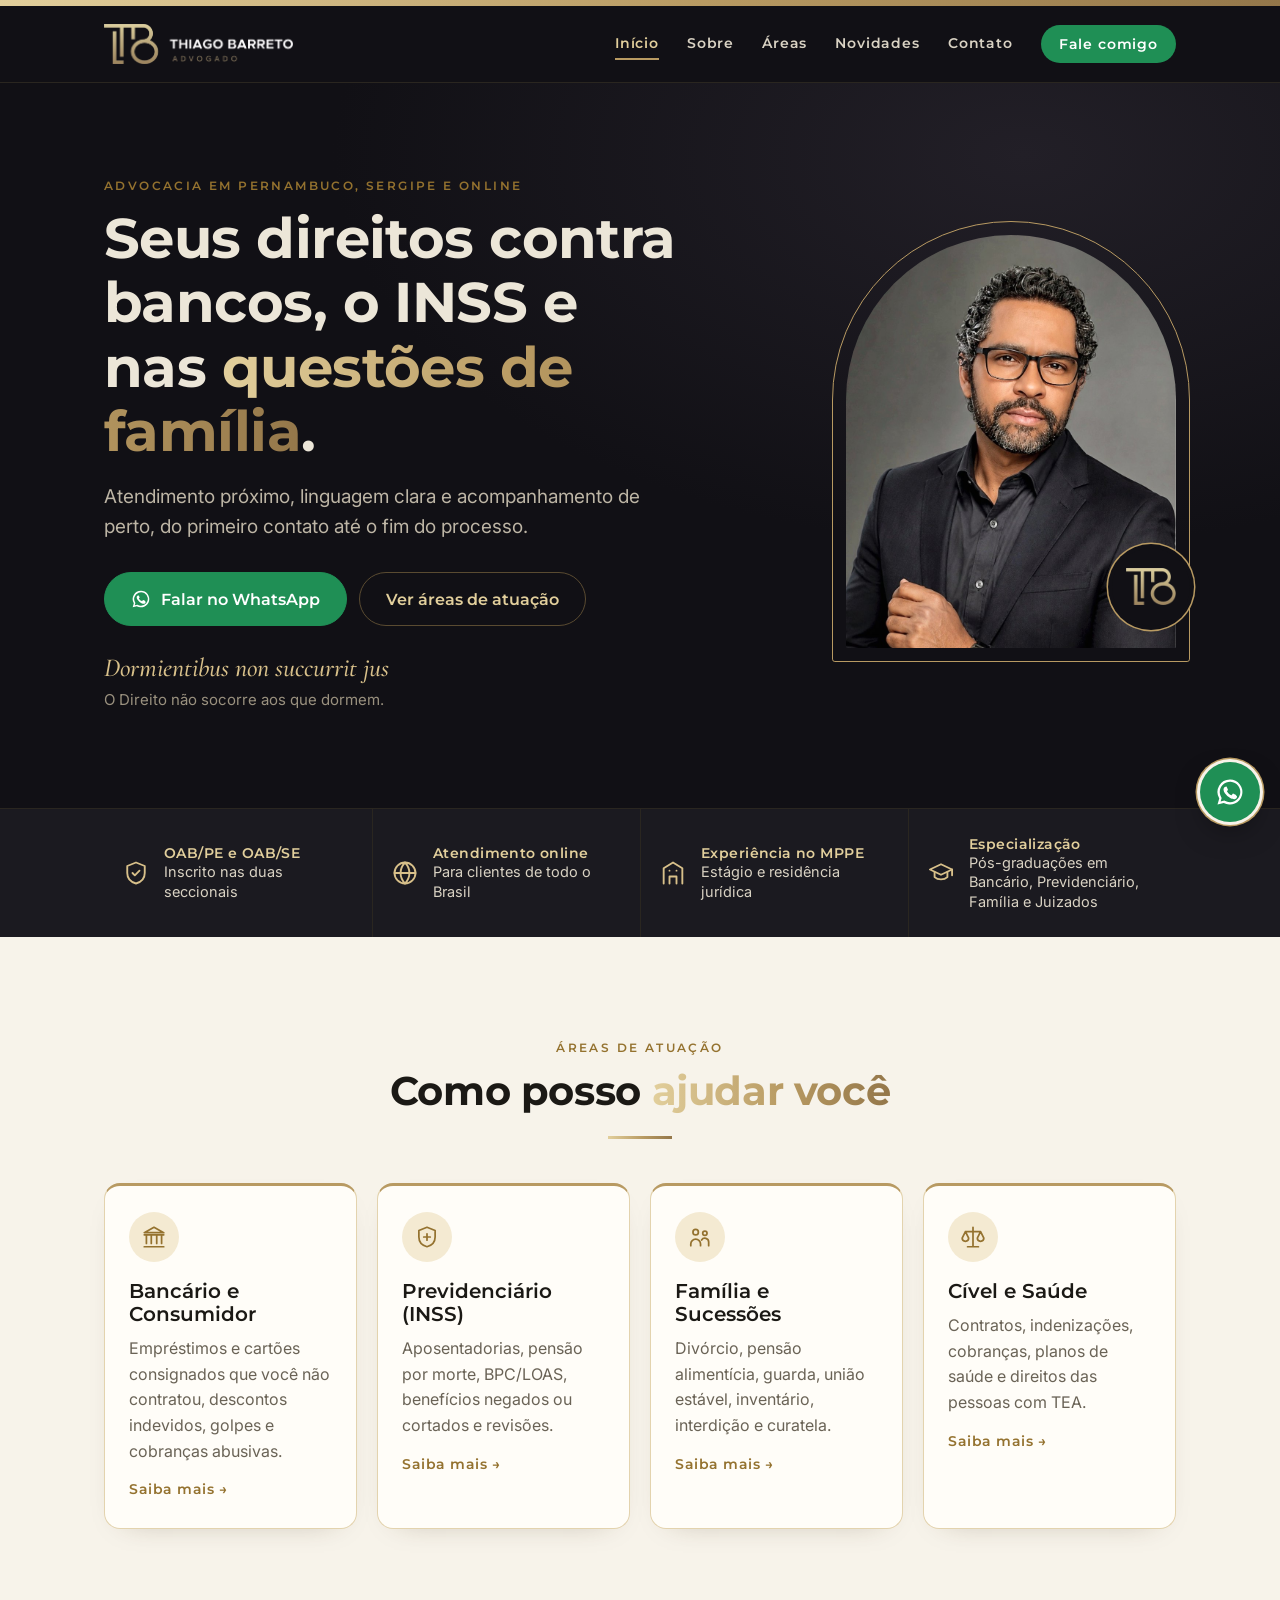
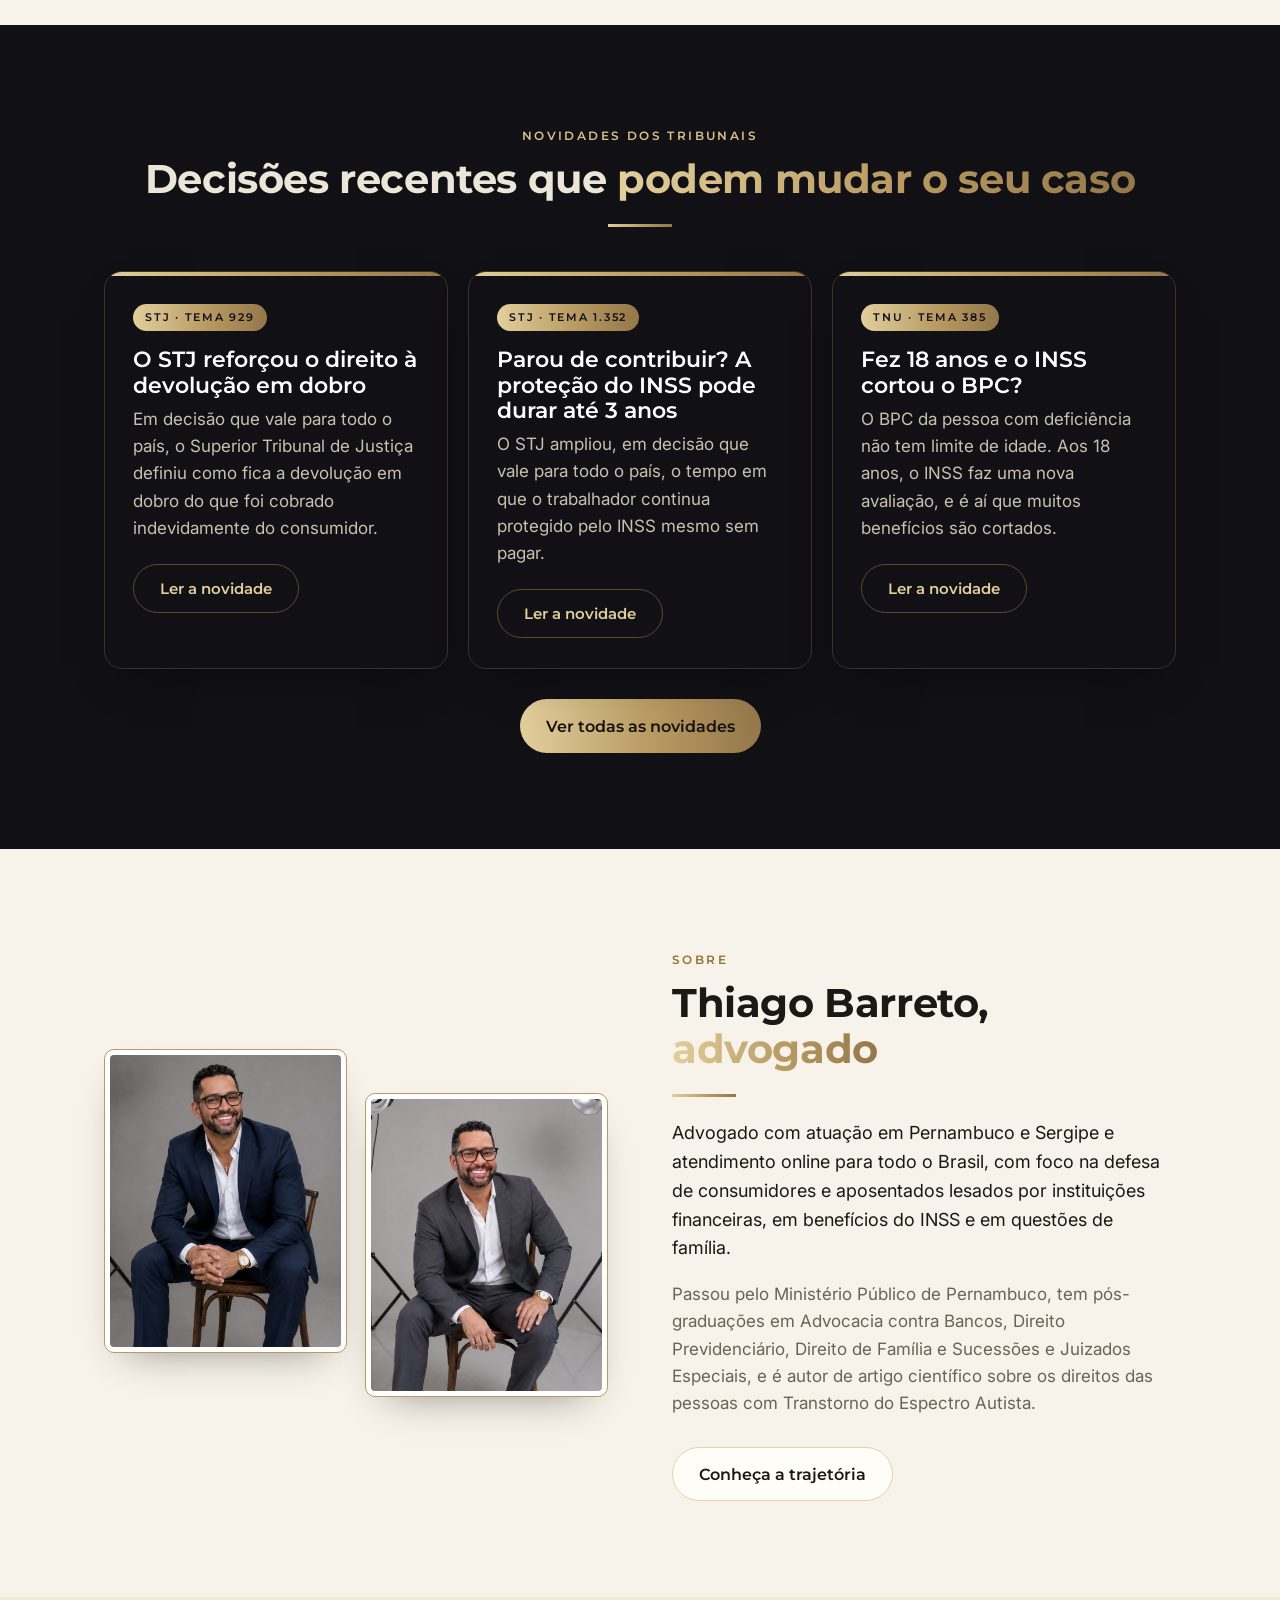
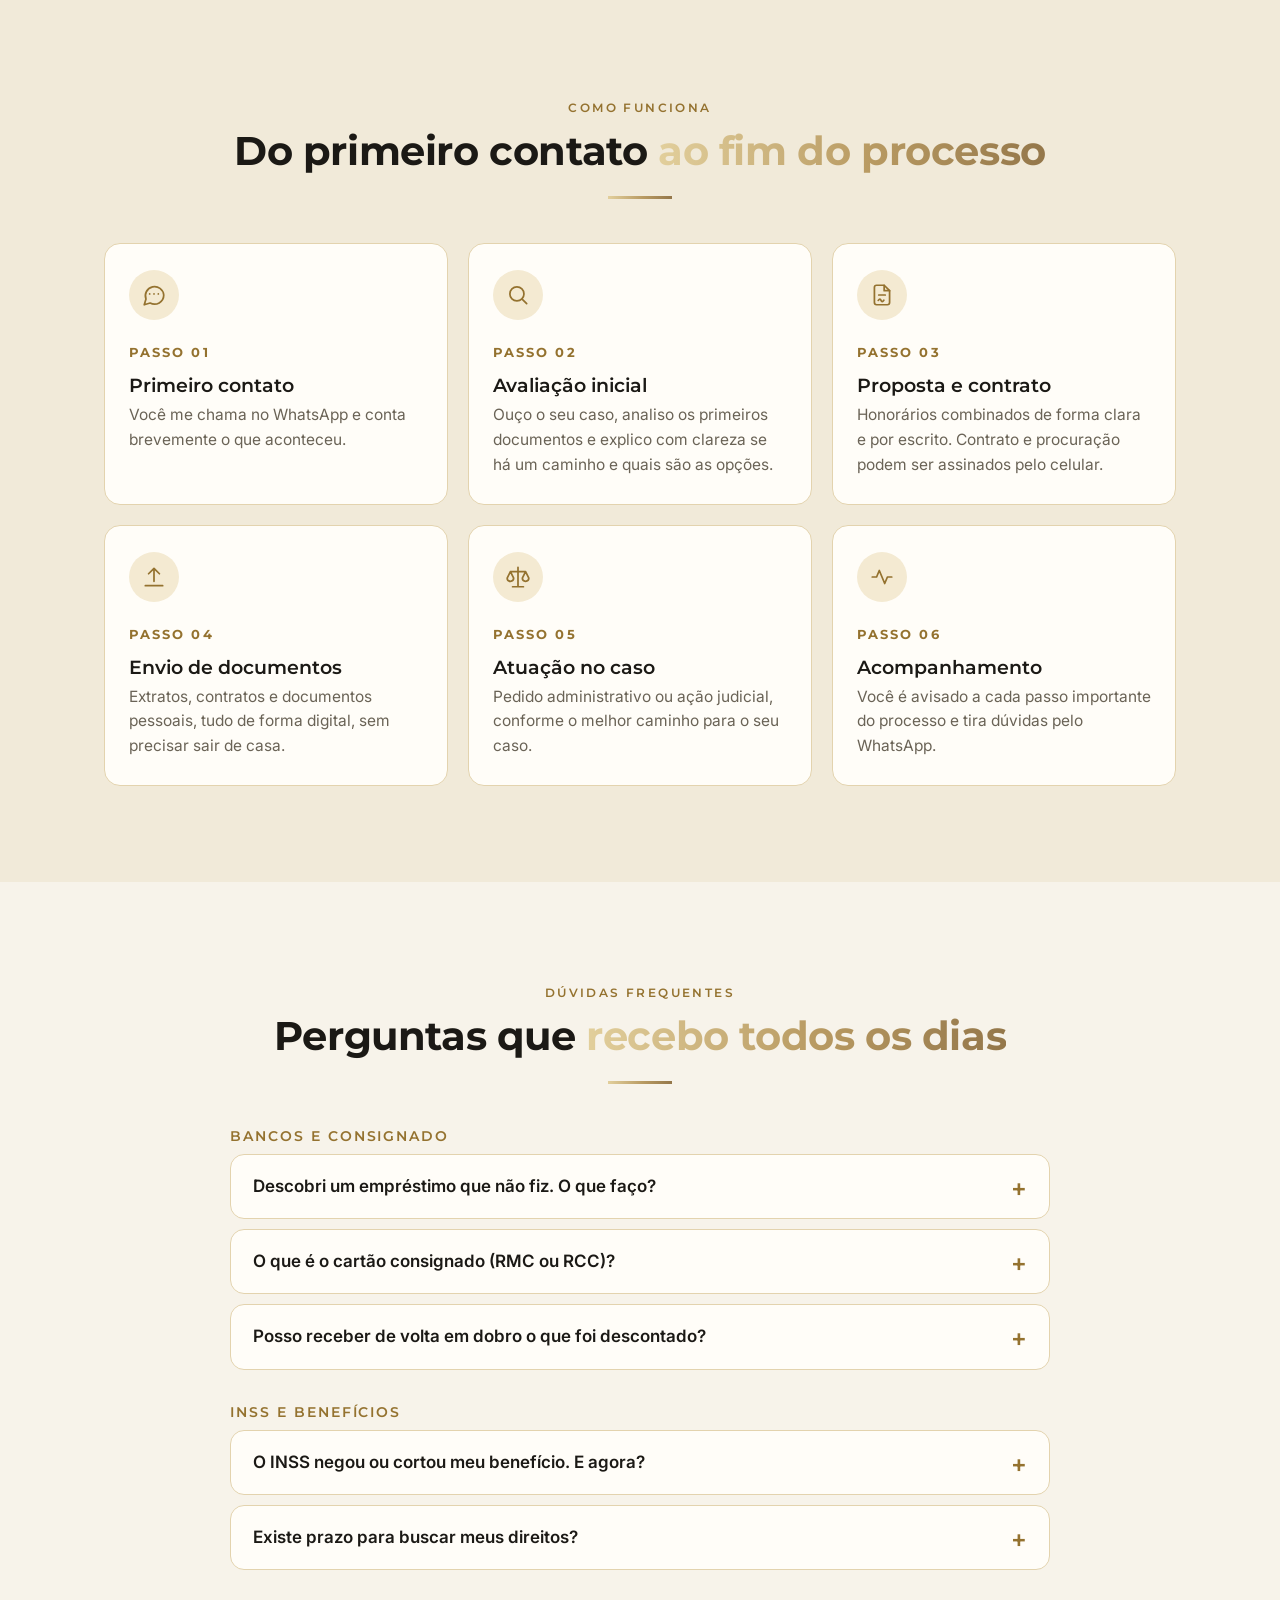
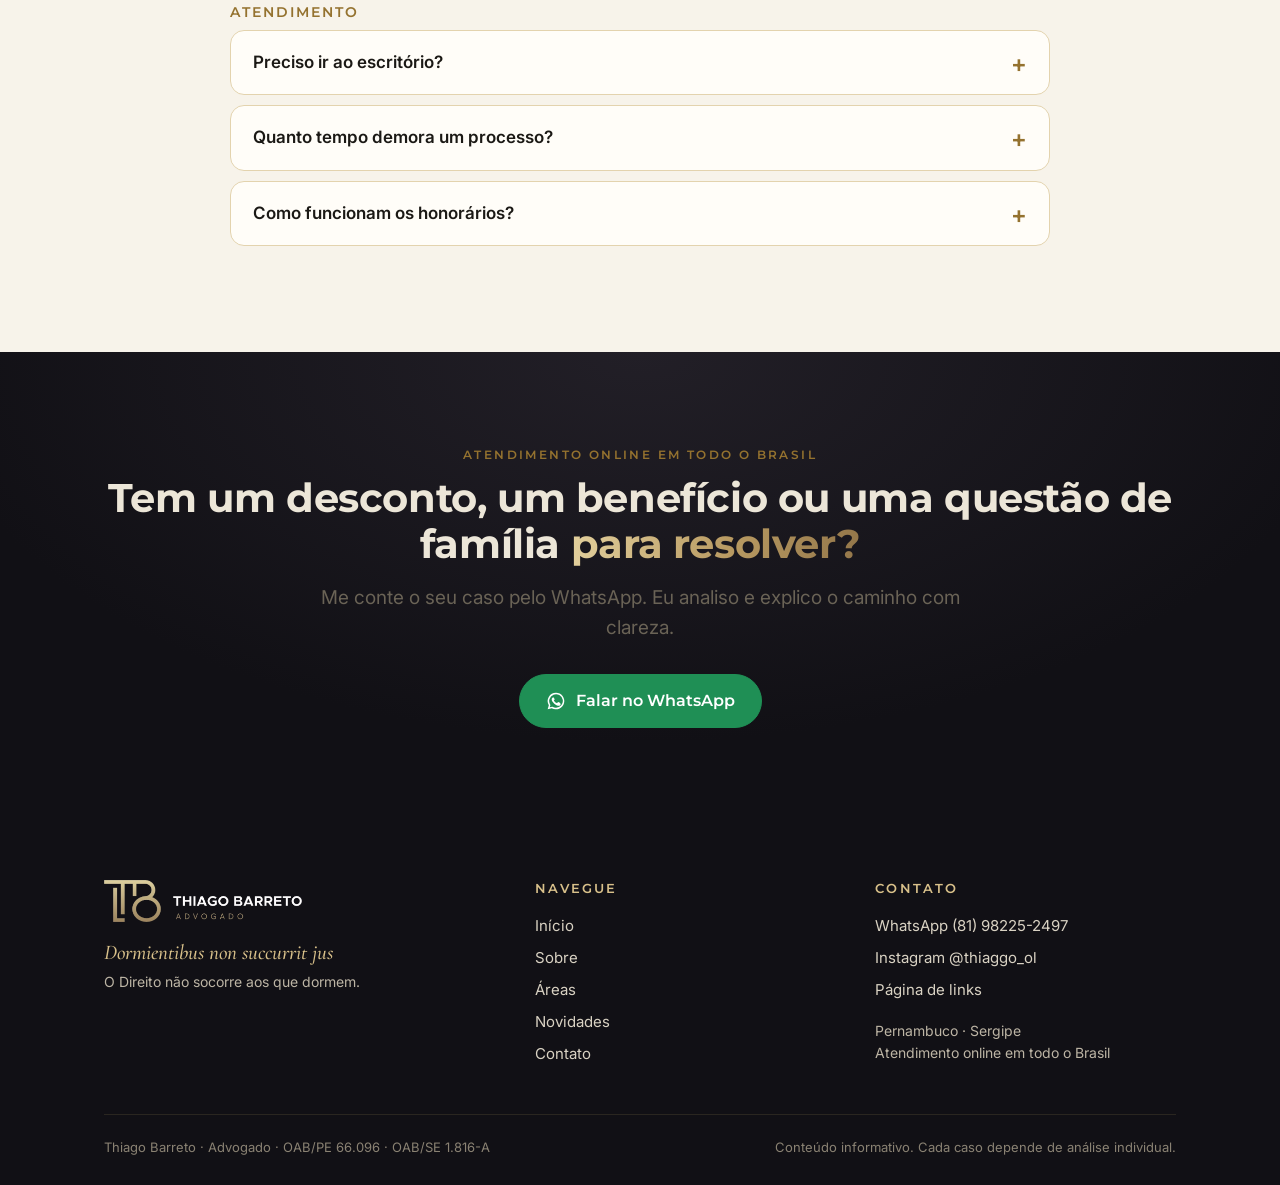
<file: index.html>
<!DOCTYPE html>
<html lang="pt-BR">
<head>
<meta charset="utf-8">
<meta name="viewport" content="width=device-width, initial-scale=1">
<title>Thiago Barreto · Advogado | Bancário, INSS e Família</title>
<meta name="description" content="Advogado em Pernambuco e Sergipe, com atendimento online em todo o Brasil. Empréstimos consignados indevidos, INSS, BPC, pensão alimentícia, divórcio e direito civil.">
<link rel="canonical" href="https://thiagobarretoadvogado.pages.dev/">
<meta name="theme-color" content="#111015">
<link rel="icon" type="image/png" href="img/icon.png">
<link rel="apple-touch-icon" href="img/icon.png">
<meta property="og:type" content="website">
<meta property="og:locale" content="pt_BR">
<meta property="og:site_name" content="Thiago Barreto · Advogado">
<meta property="og:url" content="https://thiagobarretoadvogado.pages.dev/">
<meta property="og:title" content="Thiago Barreto · Advogado | Bancário, INSS e Família">
<meta property="og:description" content="Advogado em Pernambuco e Sergipe, com atendimento online em todo o Brasil. Empréstimos consignados indevidos, INSS, BPC, pensão alimentícia, divórcio e direito civil.">
<meta property="og:image" content="https://thiagobarretoadvogado.pages.dev/img/og.jpg">
<meta property="og:image:type" content="image/jpeg">
<meta property="og:image:width" content="1200">
<meta property="og:image:height" content="630">
<meta name="twitter:card" content="summary_large_image">
<link rel="preconnect" href="https://fonts.googleapis.com">
<link rel="preconnect" href="https://fonts.gstatic.com" crossorigin>
<link rel="stylesheet" href="https://fonts.googleapis.com/css2?family=Cormorant+Garamond:ital,wght@1,500&family=Montserrat:wght@500;600;700&family=Inter:wght@400;500;600&display=swap">
<link rel="stylesheet" href="css/site.css">
<script type="application/ld+json">{"@context": "https://schema.org", "@type": "Attorney", "name": "Thiago Barreto · Advogado", "url": "https://thiagobarretoadvogado.pages.dev/", "image": "https://thiagobarretoadvogado.pages.dev/img/retrato.jpg", "telephone": "+55-81-98225-2497", "areaServed": ["Pernambuco", "Sergipe", "Brasil"], "sameAs": ["https://www.instagram.com/thiaggo_ol/", "https://thiagobarretoadv.pages.dev"], "knowsAbout": ["Direito Bancário", "Direito do Consumidor", "Direito Previdenciário", "Direito de Família", "Direito Civil"]}</script>
</head>
<body>
<a class="skip" href="#conteudo">Pular para o conteúdo</a>
<div class="bar"></div>
<header class="top"><div class="wrap">
  <a class="brand" href="index.html"><img src="img/logo.png" alt="TB · Thiago Barreto Advogado" width="769" height="163"></a>
  <nav class="nav desk" aria-label="Principal"><a href="index.html" aria-current="page">Início</a><a href="sobre.html">Sobre</a><a href="areas.html">Áreas</a><a href="novidades.html">Novidades</a><a href="contato.html">Contato</a><a class="cta" href="https://wa.me/5581982252497?text=Ol%C3%A1%2C%20Dr.%20Thiago%21%20Vim%20pelo%20site%20e%20gostaria%20de%20uma%20orienta%C3%A7%C3%A3o." target="_blank" rel="noopener">Fale comigo</a></nav>
  <details class="menu"><summary>Menu</summary><nav class="nav" aria-label="Principal no celular"><a href="index.html" aria-current="page">Início</a><a href="sobre.html">Sobre</a><a href="areas.html">Áreas</a><a href="novidades.html">Novidades</a><a href="contato.html">Contato</a><a class="cta" href="https://wa.me/5581982252497?text=Ol%C3%A1%2C%20Dr.%20Thiago%21%20Vim%20pelo%20site%20e%20gostaria%20de%20uma%20orienta%C3%A7%C3%A3o." target="_blank" rel="noopener">Fale comigo</a></nav></details>
</div></header>
<main id="conteudo">
<section class="hero"><div class="wrap">
  <div>
    <span class="eyebrow">ADVOCACIA EM PERNAMBUCO, SERGIPE E ONLINE</span>
    <h1>Seus direitos contra bancos, o INSS e nas <em>questões de família</em>.</h1>
    <p class="sub">Atendimento próximo, linguagem clara e acompanhamento de perto, do primeiro contato até o fim do processo.</p>
    <div class="btns"><a class="btn wa" href="https://wa.me/5581982252497?text=Ol%C3%A1%2C%20Dr.%20Thiago%21%20Vim%20pelo%20site%20e%20gostaria%20de%20uma%20orienta%C3%A7%C3%A3o." target="_blank" rel="noopener"><svg viewBox="0 0 24 24" fill="currentColor" aria-hidden="true"><path d="M12 2a10 10 0 0 0-8.6 15.1L2 22l5-1.3A10 10 0 1 0 12 2Zm0 18.2a8.2 8.2 0 0 1-4.2-1.2l-.3-.2-3 .8.8-2.9-.2-.3A8.2 8.2 0 1 1 12 20.2Zm4.5-6.1c-.2-.1-1.5-.7-1.7-.8-.2-.1-.4-.1-.6.1l-.8 1c-.1.2-.3.2-.5.1a6.7 6.7 0 0 1-3.3-2.9c-.2-.4.2-.4.7-1.3.1-.2 0-.3 0-.4l-.8-1.8c-.2-.5-.4-.4-.6-.4h-.5a1 1 0 0 0-.7.3 3 3 0 0 0-.9 2.2 5.2 5.2 0 0 0 1.1 2.8 12 12 0 0 0 4.6 4c1.7.7 2.4.8 3.2.7.5-.1 1.5-.6 1.7-1.2.2-.6.2-1.1.2-1.2-.1-.1-.3-.2-.5-.3Z"/></svg>Falar no WhatsApp</a><a class="btn ghost" href="areas.html">Ver áreas de atuação</a></div>
    <p class="lat">Dormientibus non succurrit jus</p><p class="latpt">O Direito não socorre aos que dormem.</p>
  </div>
  <div class="arch"><img src="img/hero.jpg" alt="Retrato de Thiago Barreto, advogado" width="900" height="1125" style="object-position:50% 20%"><div class="seal"><img src="img/mono.png" alt=""></div></div>
</div></section>
<section class="trust"><div class="wrap"><ul><li><svg viewBox="0 0 24 24" fill="none" stroke="currentColor" stroke-width="1.6" stroke-linecap="round" stroke-linejoin="round" aria-hidden="true"><path d="M12 3 4.5 6v6c0 4.5 3.2 7.8 7.5 9 4.3-1.2 7.5-4.5 7.5-9V6L12 3Z"/><path d="m9 12 2 2 4-4"/></svg><span><b>OAB/PE e OAB/SE</b>Inscrito nas duas seccionais</span></li><li><svg viewBox="0 0 24 24" fill="none" stroke="currentColor" stroke-width="1.6" stroke-linecap="round" stroke-linejoin="round" aria-hidden="true"><circle cx="12" cy="12" r="9"/><path d="M3 12h18M12 3c2.5 2.7 3.8 5.7 3.8 9s-1.3 6.3-3.8 9c-2.5-2.7-3.8-5.7-3.8-9S9.5 5.7 12 3Z"/></svg><span><b>Atendimento online</b>Para clientes de todo o Brasil</span></li><li><svg viewBox="0 0 24 24" fill="none" stroke="currentColor" stroke-width="1.6" stroke-linecap="round" stroke-linejoin="round" aria-hidden="true"><path d="M4 21V8l8-5 8 5v13"/><path d="M9 21v-6h6v6M9 10h.01M15 10h.01"/></svg><span><b>Experiência no MPPE</b>Estágio e residência jurídica</span></li><li><svg viewBox="0 0 24 24" fill="none" stroke="currentColor" stroke-width="1.6" stroke-linecap="round" stroke-linejoin="round" aria-hidden="true"><path d="M2.5 9 12 4.5 21.5 9 12 13.5 2.5 9Z"/><path d="M6.5 11v4.5c1.5 1.4 3.5 2 5.5 2s4-.6 5.5-2V11M21.5 9v5"/></svg><span><b>Especialização</b>Pós-graduações em Bancário, Previdenciário, Família e Juizados</span></li></ul></div></section>

<section class="sec"><div class="wrap">
  <div class="head center"><span class="eyebrow">ÁREAS DE ATUAÇÃO</span><h2>Como posso <em>ajudar você</em></h2><div class="rule"></div></div>
  <div class="grid g4"><a class="card" href="bancario.html"><div class="ic"><svg viewBox="0 0 24 24" fill="none" stroke="currentColor" stroke-width="1.6" stroke-linecap="round" stroke-linejoin="round" aria-hidden="true"><path d="M3 10h18M5 10v8M9.5 10v8M14.5 10v8M19 10v8M3 21h18M12 3 3 8h18L12 3Z"/></svg></div><h3>Bancário e Consumidor</h3><p>Empréstimos e cartões consignados que você não contratou, descontos indevidos, golpes e cobranças abusivas.</p><span class="more">Saiba mais →</span></a><a class="card" href="previdenciario.html"><div class="ic"><svg viewBox="0 0 24 24" fill="none" stroke="currentColor" stroke-width="1.6" stroke-linecap="round" stroke-linejoin="round" aria-hidden="true"><path d="M12 3 4.5 6v6c0 4.5 3.2 7.8 7.5 9 4.3-1.2 7.5-4.5 7.5-9V6L12 3Z"/><path d="M9 12h6M12 9v6"/></svg></div><h3>Previdenciário (INSS)</h3><p>Aposentadorias, pensão por morte, BPC/LOAS, benefícios negados ou cortados e revisões.</p><span class="more">Saiba mais →</span></a><a class="card" href="familia.html"><div class="ic"><svg viewBox="0 0 24 24" fill="none" stroke="currentColor" stroke-width="1.6" stroke-linecap="round" stroke-linejoin="round" aria-hidden="true"><circle cx="8" cy="7.5" r="2.5"/><circle cx="16.5" cy="8.5" r="2"/><path d="M3.5 20v-1.5A4.5 4.5 0 0 1 8 14a4.5 4.5 0 0 1 4.5 4.5V20M13.5 14.8a3.5 3.5 0 0 1 6.5 1.8V20"/></svg></div><h3>Família e Sucessões</h3><p>Divórcio, pensão alimentícia, guarda, união estável, inventário, interdição e curatela.</p><span class="more">Saiba mais →</span></a><a class="card" href="civel.html"><div class="ic"><svg viewBox="0 0 24 24" fill="none" stroke="currentColor" stroke-width="1.6" stroke-linecap="round" stroke-linejoin="round" aria-hidden="true"><path d="M12 3v18M7 21h10M5 7h14M5 7l-3 6a3 3 0 0 0 6 0L5 7ZM19 7l-3 6a3 3 0 0 0 6 0l-3-6Z"/></svg></div><h3>Cível e Saúde</h3><p>Contratos, indenizações, cobranças, planos de saúde e direitos das pessoas com TEA.</p><span class="more">Saiba mais →</span></a></div>
</div></section>

<section class="sec dark"><div class="wrap">
  <div class="head center"><span class="eyebrow">NOVIDADES DOS TRIBUNAIS</span><h2>Decisões recentes que <em>podem mudar o seu caso</em></h2><div class="rule"></div></div>
  <div class="grid g3"><article class="ncard" id="tema-929"><span class="tag">STJ · TEMA 929</span><h3>O STJ reforçou o direito à devolução em dobro</h3><p>Em decisão que vale para todo o país, o Superior Tribunal de Justiça definiu como fica a devolução em dobro do que foi cobrado indevidamente do consumidor.</p><div class="btns" style="margin-top:22px"><a class="btn ghost" href="novidades.html#tema-929">Ler a novidade</a></div></article><article class="ncard" id="tema-1352"><span class="tag">STJ · TEMA 1.352</span><h3>Parou de contribuir? A proteção do INSS pode durar até 3 anos</h3><p>O STJ ampliou, em decisão que vale para todo o país, o tempo em que o trabalhador continua protegido pelo INSS mesmo sem pagar.</p><div class="btns" style="margin-top:22px"><a class="btn ghost" href="novidades.html#tema-1352">Ler a novidade</a></div></article><article class="ncard" id="bpc-18"><span class="tag">TNU · TEMA 385</span><h3>Fez 18 anos e o INSS cortou o BPC?</h3><p>O BPC da pessoa com deficiência não tem limite de idade. Aos 18 anos, o INSS faz uma nova avaliação, e é aí que muitos benefícios são cortados.</p><div class="btns" style="margin-top:22px"><a class="btn ghost" href="novidades.html#bpc-18">Ler a novidade</a></div></article></div>
  <div class="btns" style="justify-content:center"><a class="btn gold" href="novidades.html">Ver todas as novidades</a></div>
</div></section>

<section class="sec"><div class="wrap split">
  <div class="duo"><img src="img/sobre-1.jpg" alt="Thiago Barreto, advogado, de terno azul-marinho" width="800" height="1000" loading="lazy"><img src="img/sobre-2.jpg" alt="Thiago Barreto, advogado, de terno cinza" width="800" height="1000" loading="lazy"></div>
  <div><span class="eyebrow">SOBRE</span><h2>Thiago Barreto, <em>advogado</em></h2><div class="rule"></div>
    <p style="font-size:18px">Advogado com atuação em Pernambuco e Sergipe e atendimento online para todo o Brasil, com foco na defesa de consumidores e aposentados lesados por instituições financeiras, em benefícios do INSS e em questões de família.</p>
    <p style="color:var(--soft)">Passou pelo Ministério Público de Pernambuco, tem pós-graduações em Advocacia contra Bancos, Direito Previdenciário, Direito de Família e Sucessões e Juizados Especiais, e é autor de artigo científico sobre os direitos das pessoas com Transtorno do Espectro Autista.</p>
    <div class="btns"><a class="btn" href="sobre.html">Conheça a trajetória</a></div></div>
</div></section>

<section class="sec ivory2"><div class="wrap">
  <div class="head center"><span class="eyebrow">COMO FUNCIONA</span><h2>Do primeiro contato <em>ao fim do processo</em></h2><div class="rule"></div></div>
  <ol class="steps"><li><div class="ic"><svg viewBox="0 0 24 24" fill="none" stroke="currentColor" stroke-width="1.6" stroke-linecap="round" stroke-linejoin="round" aria-hidden="true"><path d="M21 12a8.5 8.5 0 0 1-12.6 7.4L3 21l1.6-5.2A8.5 8.5 0 1 1 21 12Z"/><path d="M8 11h.01M12 11h.01M16 11h.01"/></svg></div><span class="n">PASSO 01</span><h3>Primeiro contato</h3><p>Você me chama no WhatsApp e conta brevemente o que aconteceu.</p></li><li><div class="ic"><svg viewBox="0 0 24 24" fill="none" stroke="currentColor" stroke-width="1.6" stroke-linecap="round" stroke-linejoin="round" aria-hidden="true"><circle cx="11" cy="11" r="6.5"/><path d="m20 20-4.2-4.2"/></svg></div><span class="n">PASSO 02</span><h3>Avaliação inicial</h3><p>Ouço o seu caso, analiso os primeiros documentos e explico com clareza se há um caminho e quais são as opções.</p></li><li><div class="ic"><svg viewBox="0 0 24 24" fill="none" stroke="currentColor" stroke-width="1.6" stroke-linecap="round" stroke-linejoin="round" aria-hidden="true"><path d="M14 3H7a2 2 0 0 0-2 2v14a2 2 0 0 0 2 2h10a2 2 0 0 0 2-2V8l-5-5Z"/><path d="M14 3v5h5M8.5 17c1.2-1.5 2-1.5 2.6 0s1.5 1.4 2.6-.2M9 12h6"/></svg></div><span class="n">PASSO 03</span><h3>Proposta e contrato</h3><p>Honorários combinados de forma clara e por escrito. Contrato e procuração podem ser assinados pelo celular.</p></li><li><div class="ic"><svg viewBox="0 0 24 24" fill="none" stroke="currentColor" stroke-width="1.6" stroke-linecap="round" stroke-linejoin="round" aria-hidden="true"><path d="M12 16V4M7 9l5-5 5 5M4 20h16"/></svg></div><span class="n">PASSO 04</span><h3>Envio de documentos</h3><p>Extratos, contratos e documentos pessoais, tudo de forma digital, sem precisar sair de casa.</p></li><li><div class="ic"><svg viewBox="0 0 24 24" fill="none" stroke="currentColor" stroke-width="1.6" stroke-linecap="round" stroke-linejoin="round" aria-hidden="true"><path d="M12 3v18M7 21h10M5 7h14M5 7l-3 6a3 3 0 0 0 6 0L5 7ZM19 7l-3 6a3 3 0 0 0 6 0l-3-6Z"/></svg></div><span class="n">PASSO 05</span><h3>Atuação no caso</h3><p>Pedido administrativo ou ação judicial, conforme o melhor caminho para o seu caso.</p></li><li><div class="ic"><svg viewBox="0 0 24 24" fill="none" stroke="currentColor" stroke-width="1.6" stroke-linecap="round" stroke-linejoin="round" aria-hidden="true"><path d="M3 12h4l2.5-6 5 12L17 12h4"/></svg></div><span class="n">PASSO 06</span><h3>Acompanhamento</h3><p>Você é avisado a cada passo importante do processo e tira dúvidas pelo WhatsApp.</p></li></ol>
</div></section>

<section class="sec"><div class="wrap">
  <div class="head center"><span class="eyebrow">DÚVIDAS FREQUENTES</span><h2>Perguntas que <em>recebo todos os dias</em></h2><div class="rule"></div></div>
  <div class="faq"><h3>Bancos e consignado</h3><details><summary>Descobri um empréstimo que não fiz. O que faço?</summary><p>Guarde o extrato onde aparece o desconto e não assine nenhum acordo com o banco antes de uma análise. Com esses documentos é possível verificar o contrato e buscar a suspensão dos descontos e a devolução dos valores.</p></details><details><summary>O que é o cartão consignado (RMC ou RCC)?</summary><p>É um cartão de crédito com desconto direto no benefício. Muitos aposentados o contrataram achando que era um empréstimo comum, e a dívida quase não diminui. Quando faltou informação clara na contratação, é possível questionar o contrato.</p></details><details><summary>Posso receber de volta em dobro o que foi descontado?</summary><p>O Código de Defesa do Consumidor prevê a devolução em dobro do que foi cobrado indevidamente. Em 2026, o STJ firmou no Tema 929 que não é preciso provar a má-fé do banco: basta que a cobrança contrarie a boa-fé. A exceção é o engano justificável, e cada caso é analisado individualmente.</p></details><h3>INSS e benefícios</h3><details><summary>O INSS negou ou cortou meu benefício. E agora?</summary><p>É possível recorrer, tanto no próprio INSS quanto na Justiça. A carta de indeferimento e o extrato do benefício são o ponto de partida.</p></details><details><summary>Existe prazo para buscar meus direitos?</summary><p>Sim. A lei fixa prazos para cada tipo de ação e, depois que eles passam, o direito pode se perder. Por isso, quanto antes o caso for analisado, melhor.</p></details><h3>Atendimento</h3><details><summary>Preciso ir ao escritório?</summary><p>Não. O atendimento, o envio de documentos e o acompanhamento do processo podem ser feitos de forma online, para clientes de todo o Brasil.</p></details><details><summary>Quanto tempo demora um processo?</summary><p>Depende do tipo de ação e do tribunal. Causas de menor valor costumam tramitar nos Juizados Especiais, que tendem a ser mais rápidos. Você acompanha cada etapa.</p></details><details><summary>Como funcionam os honorários?</summary><p>Depois da análise do caso, você recebe uma proposta clara e por escrito, antes de qualquer contratação.</p></details></div>
</div></section>
<section class="cta"><div class="wrap">
  <span class="eyebrow">ATENDIMENTO ONLINE EM TODO O BRASIL</span>
  <h2>Tem um desconto, um benefício ou uma questão de família <em>para resolver?</em></h2>
  <p class="sub" style="margin:16px auto 0">Me conte o seu caso pelo WhatsApp. Eu analiso e explico o caminho com clareza.</p>
  <div class="btns"><a class="btn wa" href="https://wa.me/5581982252497?text=Ol%C3%A1%2C%20Dr.%20Thiago%21%20Vim%20pelo%20site%20e%20gostaria%20de%20uma%20orienta%C3%A7%C3%A3o." target="_blank" rel="noopener"><svg viewBox="0 0 24 24" fill="currentColor" aria-hidden="true"><path d="M12 2a10 10 0 0 0-8.6 15.1L2 22l5-1.3A10 10 0 1 0 12 2Zm0 18.2a8.2 8.2 0 0 1-4.2-1.2l-.3-.2-3 .8.8-2.9-.2-.3A8.2 8.2 0 1 1 12 20.2Zm4.5-6.1c-.2-.1-1.5-.7-1.7-.8-.2-.1-.4-.1-.6.1l-.8 1c-.1.2-.3.2-.5.1a6.7 6.7 0 0 1-3.3-2.9c-.2-.4.2-.4.7-1.3.1-.2 0-.3 0-.4l-.8-1.8c-.2-.5-.4-.4-.6-.4h-.5a1 1 0 0 0-.7.3 3 3 0 0 0-.9 2.2 5.2 5.2 0 0 0 1.1 2.8 12 12 0 0 0 4.6 4c1.7.7 2.4.8 3.2.7.5-.1 1.5-.6 1.7-1.2.2-.6.2-1.1.2-1.2-.1-.1-.3-.2-.5-.3Z"/></svg>Falar no WhatsApp</a></div>
</div></section>
</main>
<footer><div class="wrap">
  <div class="cols">
    <div><img class="logo" src="img/logo.png" alt="TB · Thiago Barreto Advogado" width="769" height="163">
      <p class="lat" style="font-size:21px">Dormientibus non succurrit jus</p>
      <p style="margin:6px 0 0;font-size:14px">O Direito não socorre aos que dormem.</p></div>
    <div><h4>NAVEGUE</h4><a href="index.html">Início</a><a href="sobre.html">Sobre</a><a href="areas.html">Áreas</a><a href="novidades.html">Novidades</a><a href="contato.html">Contato</a></div>
    <div><h4>CONTATO</h4><a href="https://wa.me/5581982252497?text=Ol%C3%A1%2C%20Dr.%20Thiago%21%20Vim%20pelo%20site%20e%20gostaria%20de%20uma%20orienta%C3%A7%C3%A3o." target="_blank" rel="noopener">WhatsApp (81) 98225-2497</a><a href="https://www.instagram.com/thiaggo_ol/" target="_blank" rel="noopener">Instagram @thiaggo_ol</a><a href="https://thiagobarretoadv.pages.dev" target="_blank" rel="noopener">Página de links</a>
      <p style="margin:14px 0 0;font-size:14px">Pernambuco · Sergipe<br>Atendimento online em todo o Brasil</p></div>
  </div>
  <div class="legal"><span>Thiago Barreto · Advogado · OAB/PE 66.096 · OAB/SE 1.816-A</span><span>Conteúdo informativo. Cada caso depende de análise individual.</span></div>
</div></footer>
<a class="fab" href="https://wa.me/5581982252497?text=Ol%C3%A1%2C%20Dr.%20Thiago%21%20Vim%20pelo%20site%20e%20gostaria%20de%20uma%20orienta%C3%A7%C3%A3o." target="_blank" rel="noopener" aria-label="Falar no WhatsApp"><svg viewBox="0 0 24 24" fill="currentColor" aria-hidden="true"><path d="M12 2a10 10 0 0 0-8.6 15.1L2 22l5-1.3A10 10 0 1 0 12 2Zm0 18.2a8.2 8.2 0 0 1-4.2-1.2l-.3-.2-3 .8.8-2.9-.2-.3A8.2 8.2 0 1 1 12 20.2Zm4.5-6.1c-.2-.1-1.5-.7-1.7-.8-.2-.1-.4-.1-.6.1l-.8 1c-.1.2-.3.2-.5.1a6.7 6.7 0 0 1-3.3-2.9c-.2-.4.2-.4.7-1.3.1-.2 0-.3 0-.4l-.8-1.8c-.2-.5-.4-.4-.6-.4h-.5a1 1 0 0 0-.7.3 3 3 0 0 0-.9 2.2 5.2 5.2 0 0 0 1.1 2.8 12 12 0 0 0 4.6 4c1.7.7 2.4.8 3.2.7.5-.1 1.5-.6 1.7-1.2.2-.6.2-1.1.2-1.2-.1-.1-.3-.2-.5-.3Z"/></svg></a>
</body>
</html>
</file>
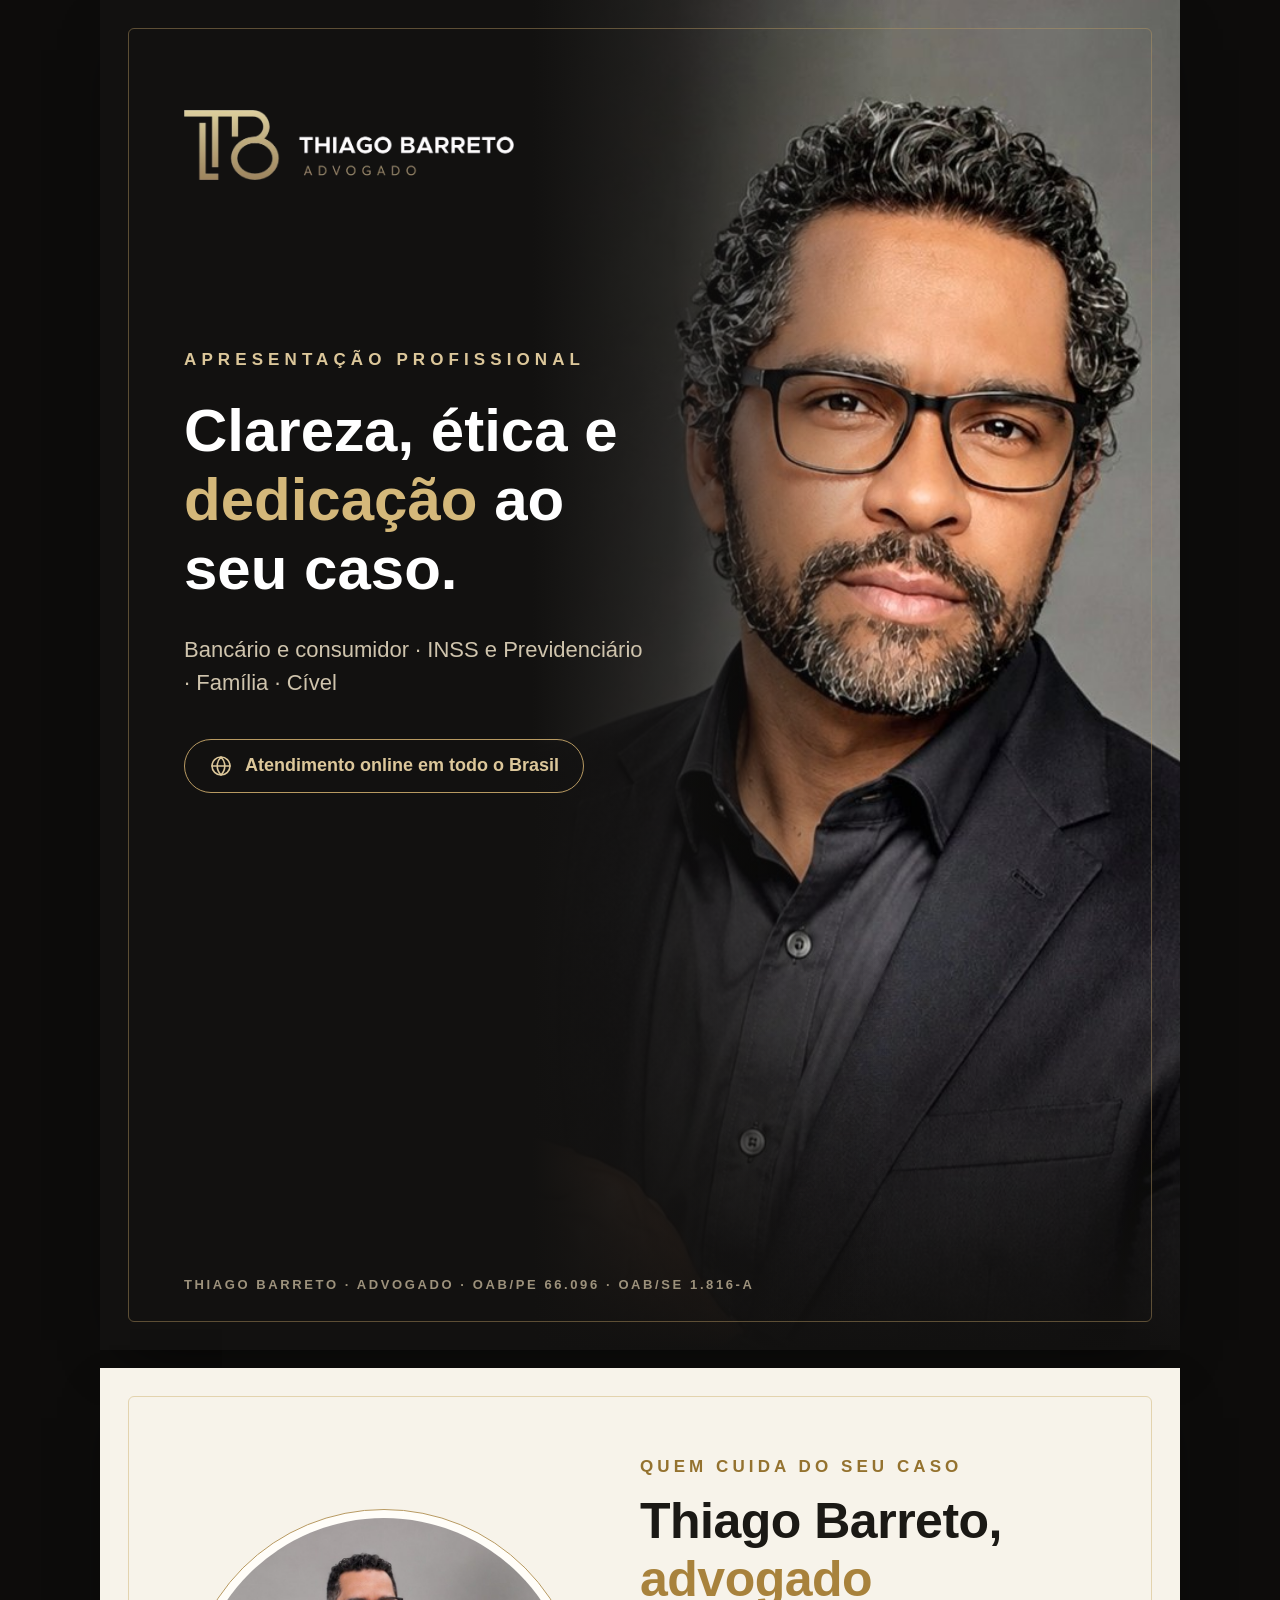
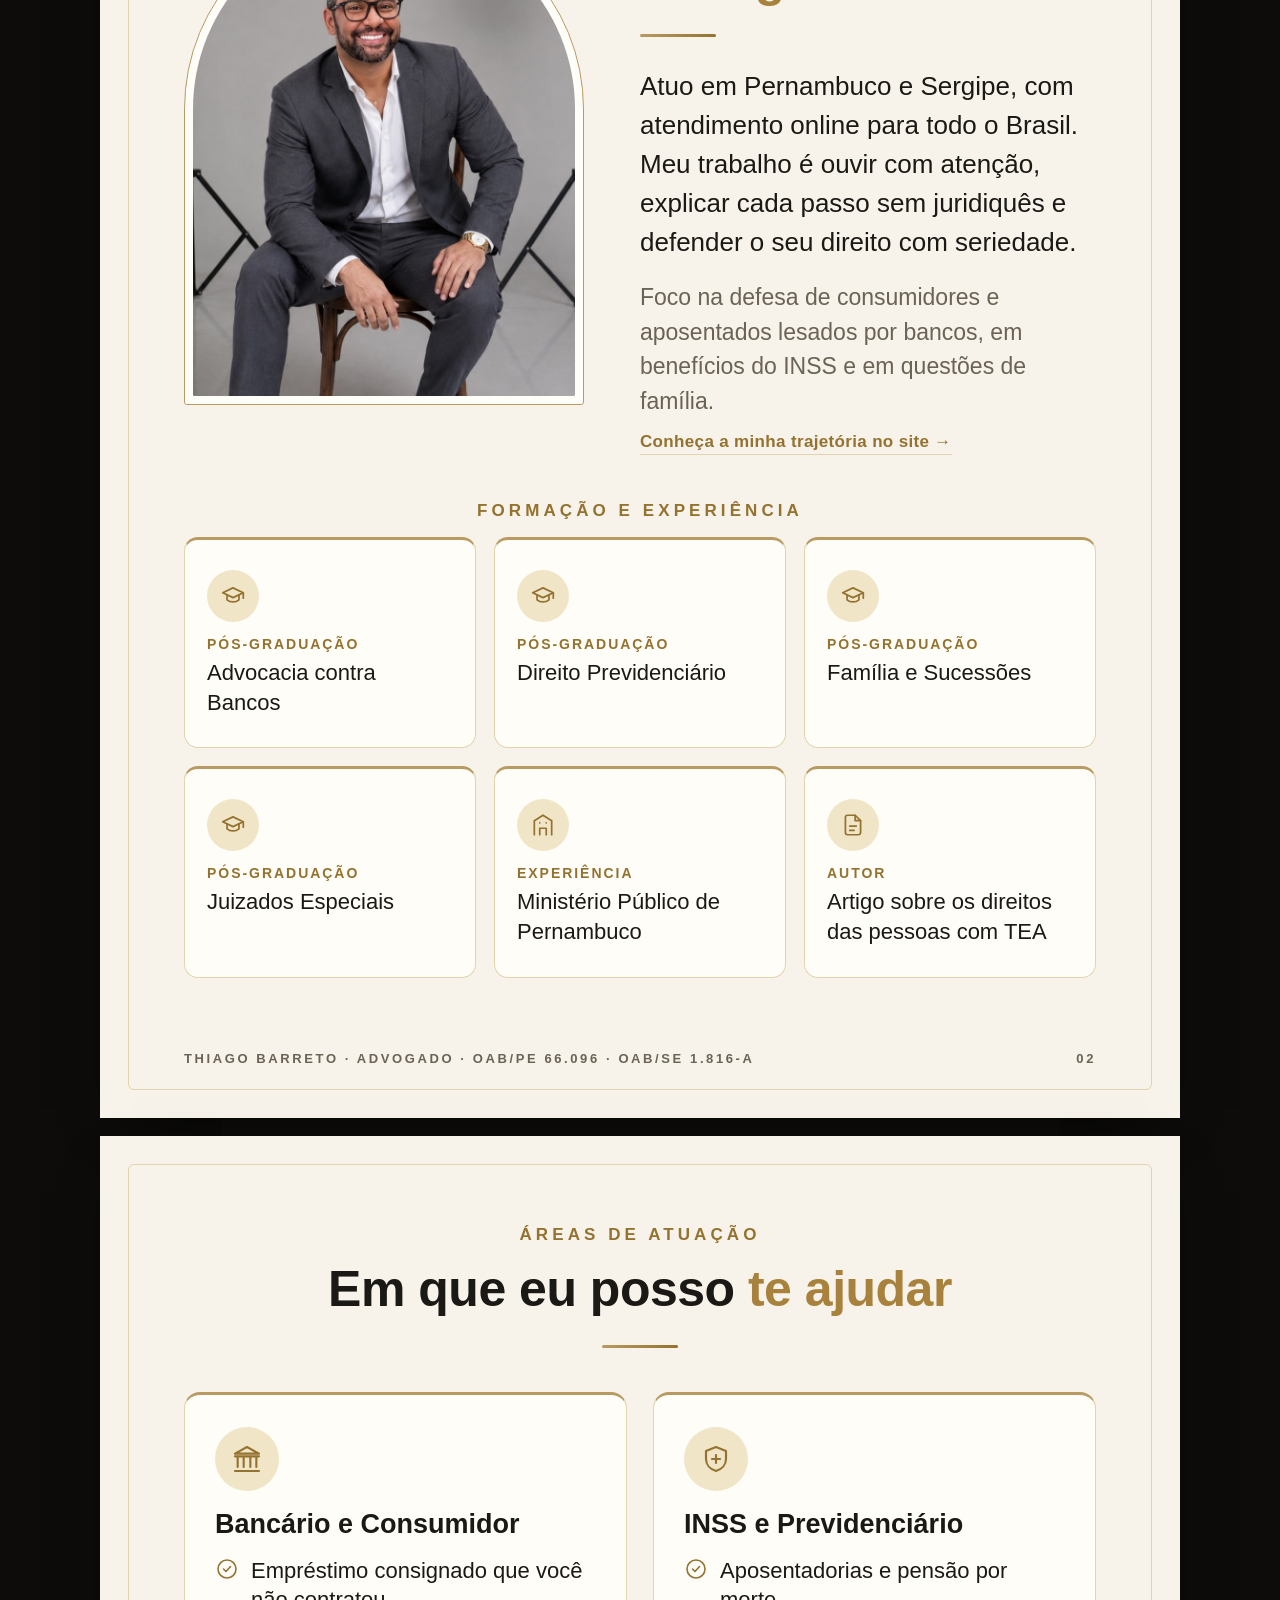
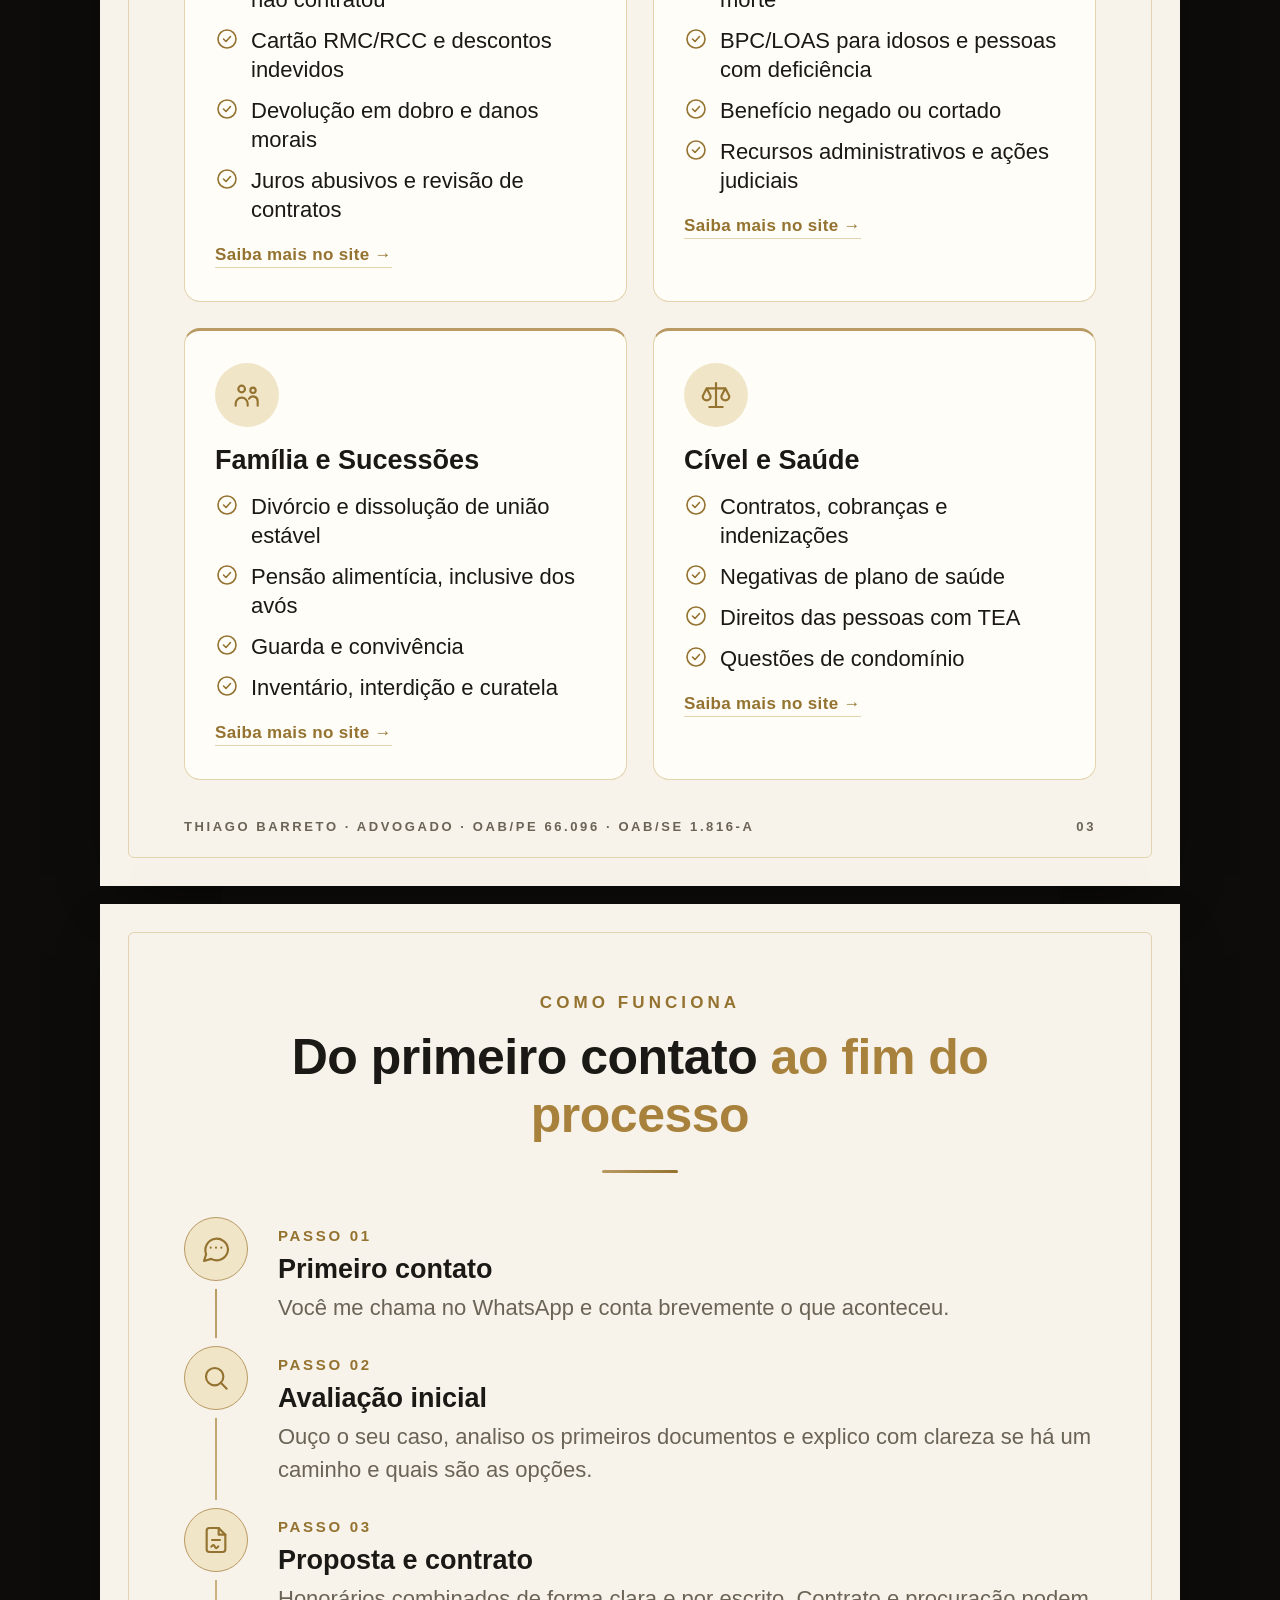
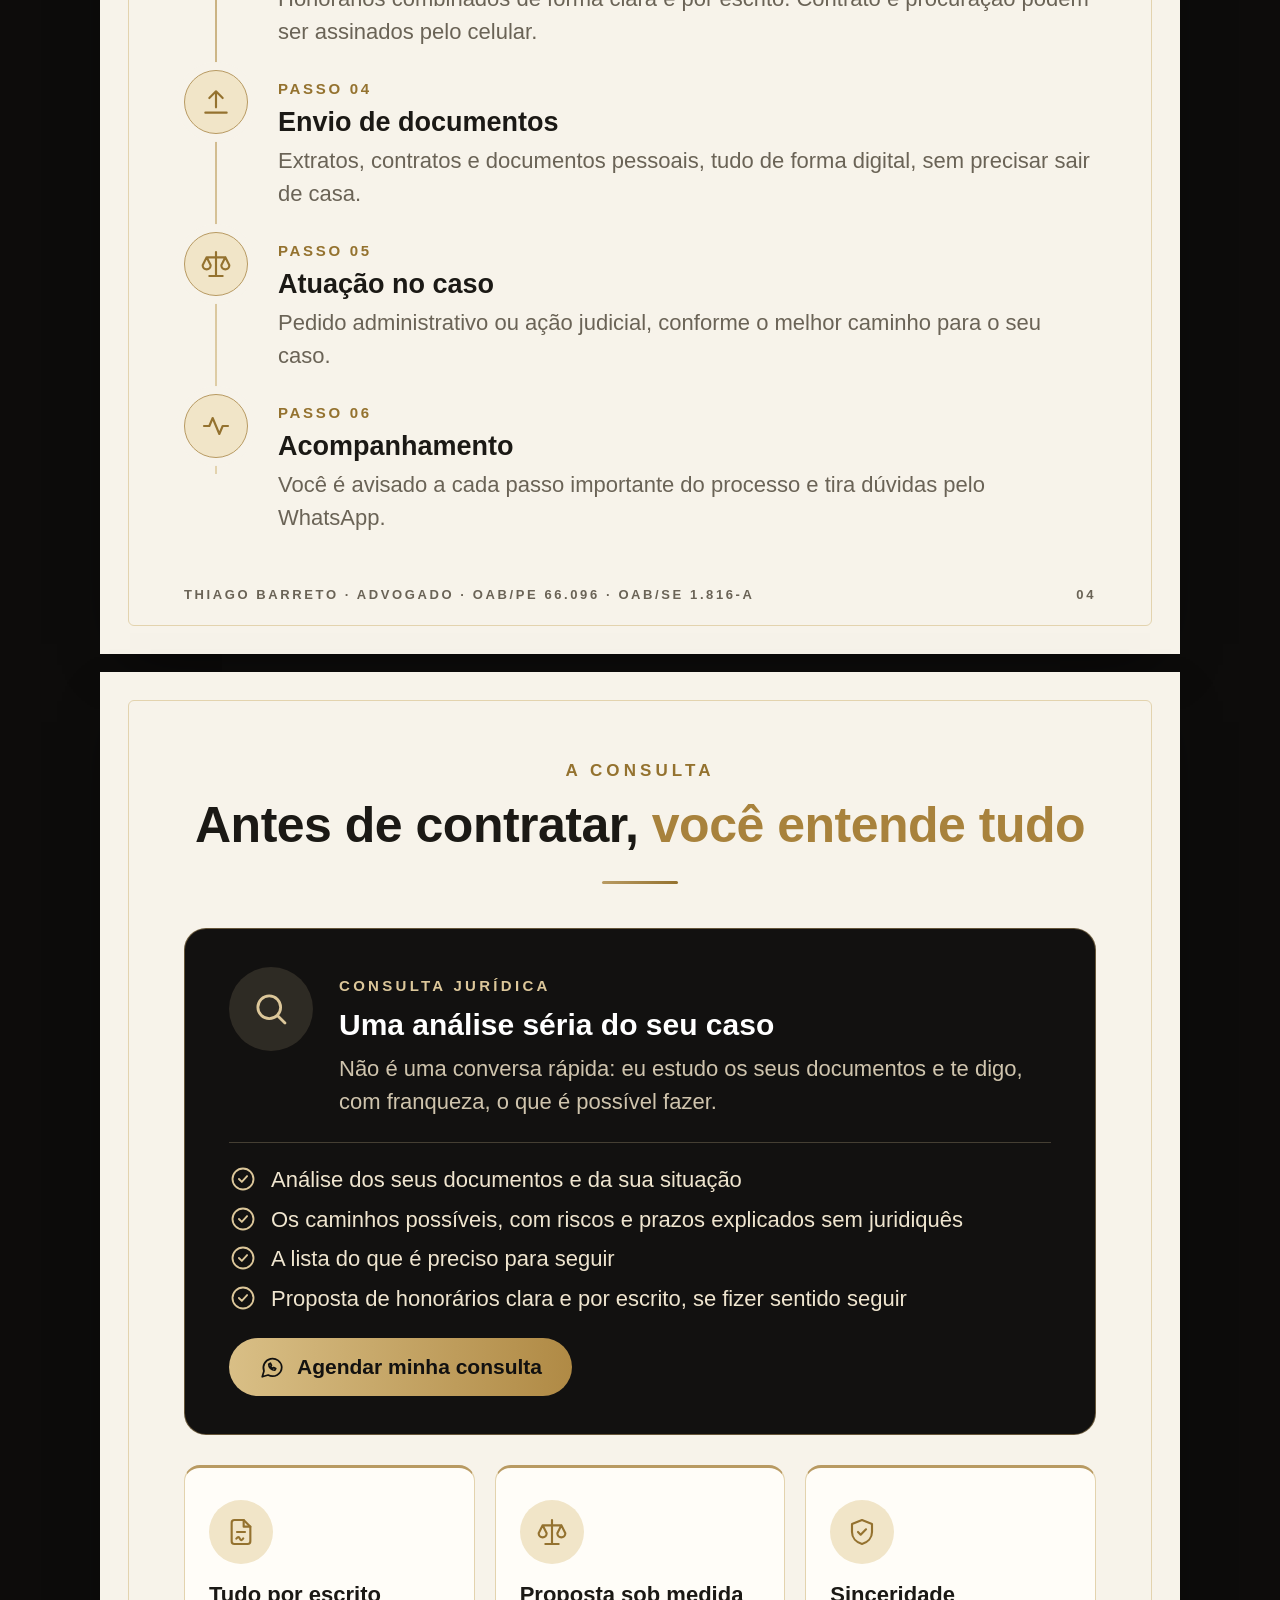
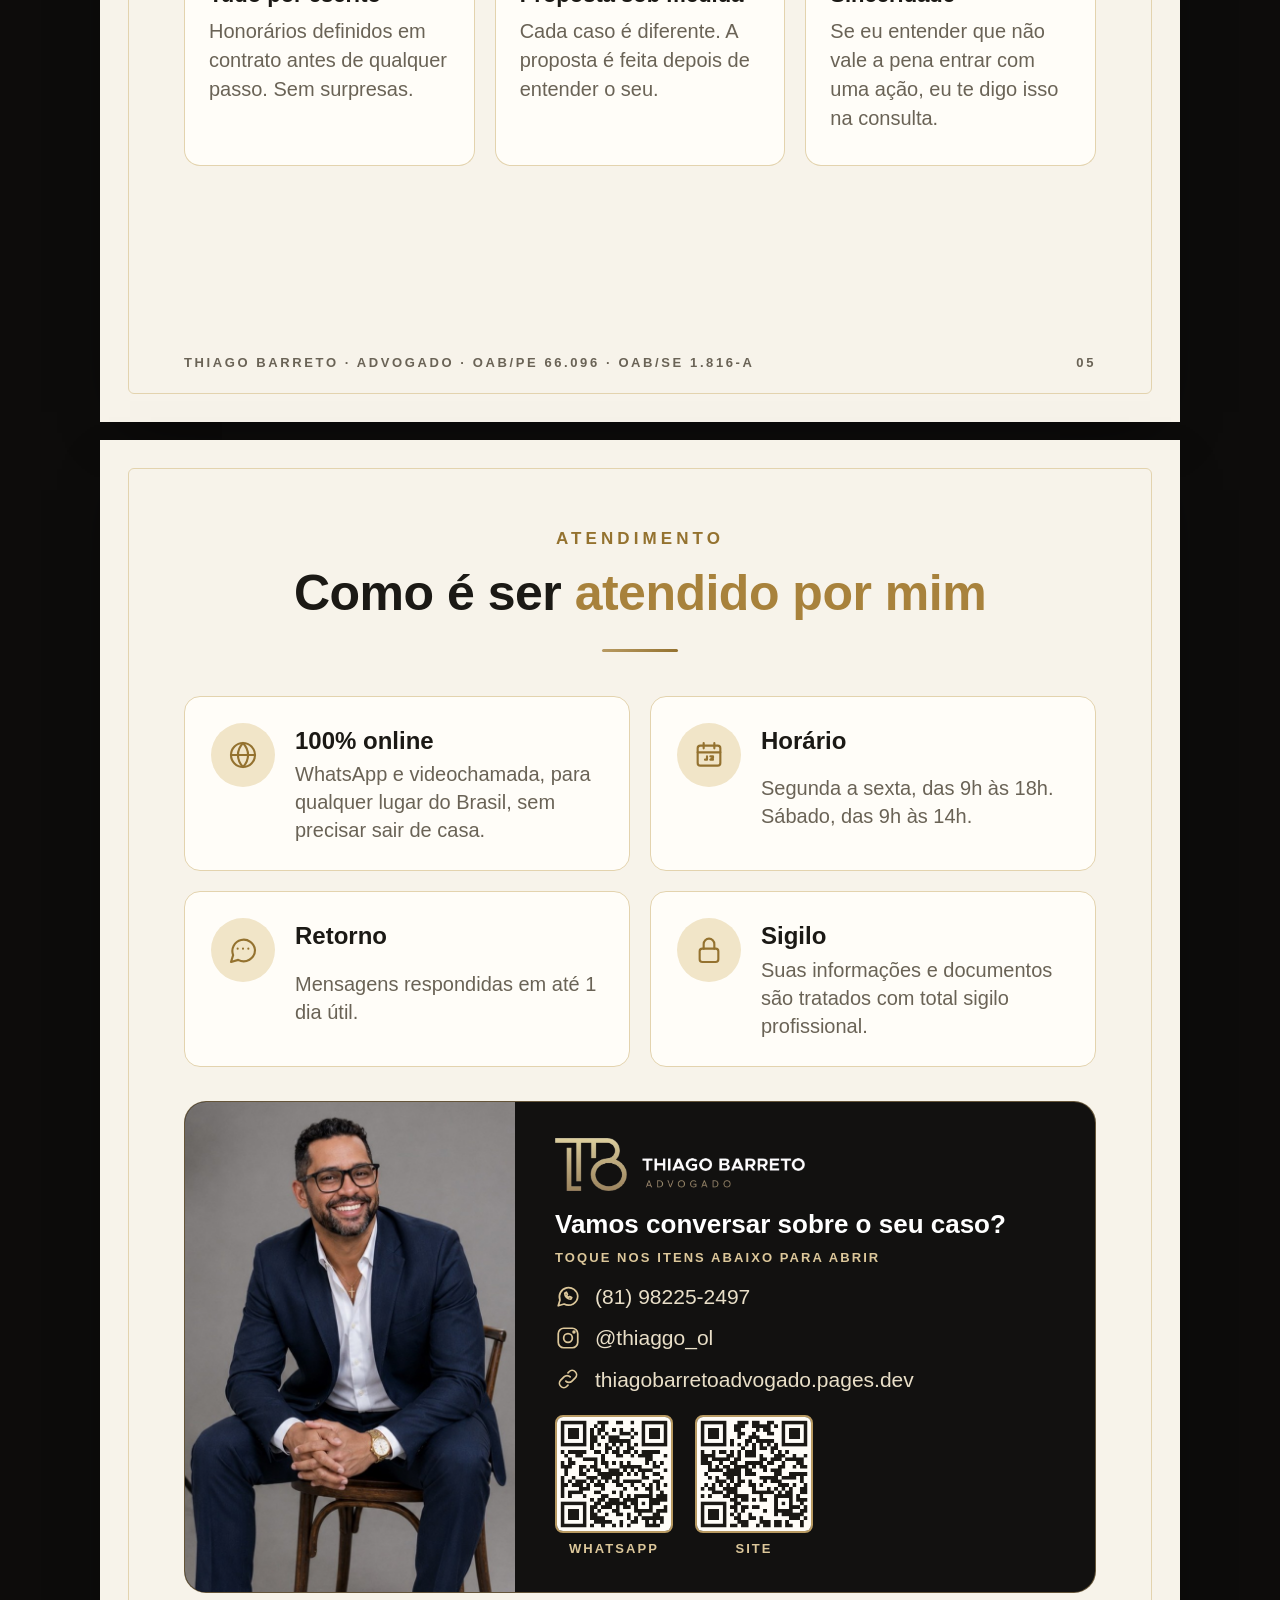
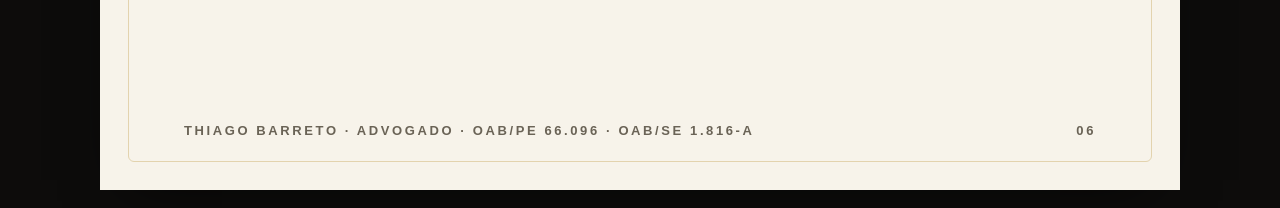
<file: apresentacao/index.html>
<!DOCTYPE html><html lang="pt-BR"><head><meta charset="utf-8"><title>Apresentação · Thiago Barreto Advogado</title>
<link rel="stylesheet" href="apresentacao.css">
<meta name="viewport" content="width=device-width, initial-scale=1">
<meta name="robots" content="noindex">
<meta name="description" content="Apresentação profissional de Thiago Barreto, advogado. Atendimento online em todo o Brasil.">
<meta property="og:title" content="Apresentação · Thiago Barreto Advogado">
<meta property="og:description" content="Bancário e consumidor · INSS · Família · Cível. Atendimento online em todo o Brasil.">
<meta property="og:image" content="https://thiagobarretoadvogado.pages.dev/apresentacao/img/og.jpg">
<meta name="theme-color" content="#121110">
<link rel="icon" href="/img/icon.png">
<style>
@media screen{
 body{background:#0d0c0b;margin:0;padding:0}
 .deck{width:1080px;margin:0 auto}
 .page{margin:0 auto 18px;box-shadow:0 20px 60px -30px rgba(0,0,0,.8)}
}
</style>
<script>
function fit(){var z=Math.min(1,window.innerWidth/1080);document.querySelector('.deck').style.zoom=z}
addEventListener('DOMContentLoaded',fit);addEventListener('resize',fit);
</script>
</head><body><main class="deck">
<section class="page capa">
  <div class="capa-txt">
    <img class="logo" src="img/logo.png" alt="TB · Thiago Barreto Advogado">
    <div class="tag">APRESENTAÇÃO PROFISSIONAL</div>
    <h1>Clareza, ética e <em>dedicação</em> ao seu caso.</h1>
    <p>Bancário e consumidor · INSS e Previdenciário · Família · Cível</p>
    <a class="pill" href="https://thiagobarretoadvogado.pages.dev"><svg viewBox="0 0 24 24" fill="none" stroke="currentColor" stroke-width="1.6" stroke-linecap="round" stroke-linejoin="round" aria-hidden="true"><circle cx="12" cy="12" r="9"/><path d="M3 12h18M12 3c2.5 2.7 3.8 5.7 3.8 9s-1.3 6.3-3.8 9c-2.5-2.7-3.8-5.7-3.8-9S9.5 5.7 12 3Z"/></svg> Atendimento online em todo o Brasil</a>
  </div>
  <div class="capa-foto"><img src="img/hero.jpg" alt=""></div>
  <div class="capa-ft">THIAGO BARRETO · ADVOGADO · OAB/PE 66.096 · OAB/SE 1.816-A</div>
</section><section class="page ">
  <div class="sobre">
    <div class="foto-sobre"><img src="img/sobre-2.jpg" alt=""></div>
    <div>
      <div class="eyebrow">QUEM CUIDA DO SEU CASO</div>
      <h2>Thiago Barreto, <em>advogado</em></h2>
      <div class="rule"></div>
      <p class="lead">Atuo em Pernambuco e Sergipe, com atendimento online para todo o Brasil. Meu trabalho é ouvir com atenção, explicar cada passo sem juridiquês e defender o seu direito com seriedade.</p>
      <p class="soft">Foco na defesa de consumidores e aposentados lesados por bancos, em benefícios do INSS e em questões de família.</p>
      <a class="lnk" href="https://thiagobarretoadvogado.pages.dev/sobre.html">Conheça a minha trajetória no site →</a>
    </div>
  </div>
  <div class="eyebrow center" style="margin-top:46px">FORMAÇÃO E EXPERIÊNCIA</div>
  <div class="creds">
    <div><span class="ic"><svg viewBox="0 0 24 24" fill="none" stroke="currentColor" stroke-width="1.6" stroke-linecap="round" stroke-linejoin="round" aria-hidden="true"><path d="M2.5 9 12 4.5 21.5 9 12 13.5 2.5 9Z"/><path d="M6.5 11v4.5c1.5 1.4 3.5 2 5.5 2s4-.6 5.5-2V11M21.5 9v5"/></svg></span><b>Pós-graduação</b><span>Advocacia contra Bancos</span></div>
    <div><span class="ic"><svg viewBox="0 0 24 24" fill="none" stroke="currentColor" stroke-width="1.6" stroke-linecap="round" stroke-linejoin="round" aria-hidden="true"><path d="M2.5 9 12 4.5 21.5 9 12 13.5 2.5 9Z"/><path d="M6.5 11v4.5c1.5 1.4 3.5 2 5.5 2s4-.6 5.5-2V11M21.5 9v5"/></svg></span><b>Pós-graduação</b><span>Direito Previdenciário</span></div>
    <div><span class="ic"><svg viewBox="0 0 24 24" fill="none" stroke="currentColor" stroke-width="1.6" stroke-linecap="round" stroke-linejoin="round" aria-hidden="true"><path d="M2.5 9 12 4.5 21.5 9 12 13.5 2.5 9Z"/><path d="M6.5 11v4.5c1.5 1.4 3.5 2 5.5 2s4-.6 5.5-2V11M21.5 9v5"/></svg></span><b>Pós-graduação</b><span>Família e Sucessões</span></div>
    <div><span class="ic"><svg viewBox="0 0 24 24" fill="none" stroke="currentColor" stroke-width="1.6" stroke-linecap="round" stroke-linejoin="round" aria-hidden="true"><path d="M2.5 9 12 4.5 21.5 9 12 13.5 2.5 9Z"/><path d="M6.5 11v4.5c1.5 1.4 3.5 2 5.5 2s4-.6 5.5-2V11M21.5 9v5"/></svg></span><b>Pós-graduação</b><span>Juizados Especiais</span></div>
    <div><span class="ic"><svg viewBox="0 0 24 24" fill="none" stroke="currentColor" stroke-width="1.6" stroke-linecap="round" stroke-linejoin="round" aria-hidden="true"><path d="M4 21V8l8-5 8 5v13"/><path d="M9 21v-6h6v6M9 10h.01M15 10h.01"/></svg></span><b>Experiência</b><span>Ministério Público de Pernambuco</span></div>
    <div><span class="ic"><svg viewBox="0 0 24 24" fill="none" stroke="currentColor" stroke-width="1.6" stroke-linecap="round" stroke-linejoin="round" aria-hidden="true"><path d="M14 3H7a2 2 0 0 0-2 2v14a2 2 0 0 0 2 2h10a2 2 0 0 0 2-2V8l-5-5Z"/><path d="M14 3v5h5M9 13h6M9 17h4"/></svg></span><b>Autor</b><span>Artigo sobre os direitos das pessoas com TEA</span></div>
  </div><footer class="ft"><span>THIAGO BARRETO · ADVOGADO · OAB/PE 66.096 · OAB/SE 1.816-A</span><span>02</span></footer></section><section class="page ">
  <div class="eyebrow center">ÁREAS DE ATUAÇÃO</div>
  <h2 class="center">Em que eu posso <em>te ajudar</em></h2><div class="rule c"></div>
  <div class="areas"><a class="area" href="https://thiagobarretoadvogado.pages.dev/bancario.html"><span class="ic"><svg viewBox="0 0 24 24" fill="none" stroke="currentColor" stroke-width="1.6" stroke-linecap="round" stroke-linejoin="round" aria-hidden="true"><path d="M3 10h18M5 10v8M9.5 10v8M14.5 10v8M19 10v8M3 21h18M12 3 3 8h18L12 3Z"/></svg></span><h3>Bancário e Consumidor</h3><ul><li><svg viewBox="0 0 24 24" fill="none" stroke="currentColor" stroke-width="1.6" stroke-linecap="round" stroke-linejoin="round" aria-hidden="true"><circle cx="12" cy="12" r="9"/><path d="m8.5 12 2.5 2.5 4.5-5"/></svg>Empréstimo consignado que você não contratou</li><li><svg viewBox="0 0 24 24" fill="none" stroke="currentColor" stroke-width="1.6" stroke-linecap="round" stroke-linejoin="round" aria-hidden="true"><circle cx="12" cy="12" r="9"/><path d="m8.5 12 2.5 2.5 4.5-5"/></svg>Cartão RMC/RCC e descontos indevidos</li><li><svg viewBox="0 0 24 24" fill="none" stroke="currentColor" stroke-width="1.6" stroke-linecap="round" stroke-linejoin="round" aria-hidden="true"><circle cx="12" cy="12" r="9"/><path d="m8.5 12 2.5 2.5 4.5-5"/></svg>Devolução em dobro e danos morais</li><li><svg viewBox="0 0 24 24" fill="none" stroke="currentColor" stroke-width="1.6" stroke-linecap="round" stroke-linejoin="round" aria-hidden="true"><circle cx="12" cy="12" r="9"/><path d="m8.5 12 2.5 2.5 4.5-5"/></svg>Juros abusivos e revisão de contratos</li></ul><span class="lnk">Saiba mais no site →</span></a><a class="area" href="https://thiagobarretoadvogado.pages.dev/previdenciario.html"><span class="ic"><svg viewBox="0 0 24 24" fill="none" stroke="currentColor" stroke-width="1.6" stroke-linecap="round" stroke-linejoin="round" aria-hidden="true"><path d="M12 3 4.5 6v6c0 4.5 3.2 7.8 7.5 9 4.3-1.2 7.5-4.5 7.5-9V6L12 3Z"/><path d="M9 12h6M12 9v6"/></svg></span><h3>INSS e Previdenciário</h3><ul><li><svg viewBox="0 0 24 24" fill="none" stroke="currentColor" stroke-width="1.6" stroke-linecap="round" stroke-linejoin="round" aria-hidden="true"><circle cx="12" cy="12" r="9"/><path d="m8.5 12 2.5 2.5 4.5-5"/></svg>Aposentadorias e pensão por morte</li><li><svg viewBox="0 0 24 24" fill="none" stroke="currentColor" stroke-width="1.6" stroke-linecap="round" stroke-linejoin="round" aria-hidden="true"><circle cx="12" cy="12" r="9"/><path d="m8.5 12 2.5 2.5 4.5-5"/></svg>BPC/LOAS para idosos e pessoas com deficiência</li><li><svg viewBox="0 0 24 24" fill="none" stroke="currentColor" stroke-width="1.6" stroke-linecap="round" stroke-linejoin="round" aria-hidden="true"><circle cx="12" cy="12" r="9"/><path d="m8.5 12 2.5 2.5 4.5-5"/></svg>Benefício negado ou cortado</li><li><svg viewBox="0 0 24 24" fill="none" stroke="currentColor" stroke-width="1.6" stroke-linecap="round" stroke-linejoin="round" aria-hidden="true"><circle cx="12" cy="12" r="9"/><path d="m8.5 12 2.5 2.5 4.5-5"/></svg>Recursos administrativos e ações judiciais</li></ul><span class="lnk">Saiba mais no site →</span></a><a class="area" href="https://thiagobarretoadvogado.pages.dev/familia.html"><span class="ic"><svg viewBox="0 0 24 24" fill="none" stroke="currentColor" stroke-width="1.6" stroke-linecap="round" stroke-linejoin="round" aria-hidden="true"><circle cx="8" cy="7.5" r="2.5"/><circle cx="16.5" cy="8.5" r="2"/><path d="M3.5 20v-1.5A4.5 4.5 0 0 1 8 14a4.5 4.5 0 0 1 4.5 4.5V20M13.5 14.8a3.5 3.5 0 0 1 6.5 1.8V20"/></svg></span><h3>Família e Sucessões</h3><ul><li><svg viewBox="0 0 24 24" fill="none" stroke="currentColor" stroke-width="1.6" stroke-linecap="round" stroke-linejoin="round" aria-hidden="true"><circle cx="12" cy="12" r="9"/><path d="m8.5 12 2.5 2.5 4.5-5"/></svg>Divórcio e dissolução de união estável</li><li><svg viewBox="0 0 24 24" fill="none" stroke="currentColor" stroke-width="1.6" stroke-linecap="round" stroke-linejoin="round" aria-hidden="true"><circle cx="12" cy="12" r="9"/><path d="m8.5 12 2.5 2.5 4.5-5"/></svg>Pensão alimentícia, inclusive dos avós</li><li><svg viewBox="0 0 24 24" fill="none" stroke="currentColor" stroke-width="1.6" stroke-linecap="round" stroke-linejoin="round" aria-hidden="true"><circle cx="12" cy="12" r="9"/><path d="m8.5 12 2.5 2.5 4.5-5"/></svg>Guarda e convivência</li><li><svg viewBox="0 0 24 24" fill="none" stroke="currentColor" stroke-width="1.6" stroke-linecap="round" stroke-linejoin="round" aria-hidden="true"><circle cx="12" cy="12" r="9"/><path d="m8.5 12 2.5 2.5 4.5-5"/></svg>Inventário, interdição e curatela</li></ul><span class="lnk">Saiba mais no site →</span></a><a class="area" href="https://thiagobarretoadvogado.pages.dev/civel.html"><span class="ic"><svg viewBox="0 0 24 24" fill="none" stroke="currentColor" stroke-width="1.6" stroke-linecap="round" stroke-linejoin="round" aria-hidden="true"><path d="M12 3v18M7 21h10M5 7h14M5 7l-3 6a3 3 0 0 0 6 0L5 7ZM19 7l-3 6a3 3 0 0 0 6 0l-3-6Z"/></svg></span><h3>Cível e Saúde</h3><ul><li><svg viewBox="0 0 24 24" fill="none" stroke="currentColor" stroke-width="1.6" stroke-linecap="round" stroke-linejoin="round" aria-hidden="true"><circle cx="12" cy="12" r="9"/><path d="m8.5 12 2.5 2.5 4.5-5"/></svg>Contratos, cobranças e indenizações</li><li><svg viewBox="0 0 24 24" fill="none" stroke="currentColor" stroke-width="1.6" stroke-linecap="round" stroke-linejoin="round" aria-hidden="true"><circle cx="12" cy="12" r="9"/><path d="m8.5 12 2.5 2.5 4.5-5"/></svg>Negativas de plano de saúde</li><li><svg viewBox="0 0 24 24" fill="none" stroke="currentColor" stroke-width="1.6" stroke-linecap="round" stroke-linejoin="round" aria-hidden="true"><circle cx="12" cy="12" r="9"/><path d="m8.5 12 2.5 2.5 4.5-5"/></svg>Direitos das pessoas com TEA</li><li><svg viewBox="0 0 24 24" fill="none" stroke="currentColor" stroke-width="1.6" stroke-linecap="round" stroke-linejoin="round" aria-hidden="true"><circle cx="12" cy="12" r="9"/><path d="m8.5 12 2.5 2.5 4.5-5"/></svg>Questões de condomínio</li></ul><span class="lnk">Saiba mais no site →</span></a></div><footer class="ft"><span>THIAGO BARRETO · ADVOGADO · OAB/PE 66.096 · OAB/SE 1.816-A</span><span>03</span></footer></section><section class="page ">
  <div class="eyebrow center">COMO FUNCIONA</div>
  <h2 class="center">Do primeiro contato <em>ao fim do processo</em></h2><div class="rule c"></div>
  <ol class="passos"><li><span class="ic"><svg viewBox="0 0 24 24" fill="none" stroke="currentColor" stroke-width="1.6" stroke-linecap="round" stroke-linejoin="round" aria-hidden="true"><path d="M21 12a8.5 8.5 0 0 1-12.6 7.4L3 21l1.6-5.2A8.5 8.5 0 1 1 21 12Z"/><path d="M8 11h.01M12 11h.01M16 11h.01"/></svg></span><div><span class="n">PASSO 01</span><h3>Primeiro contato</h3><p>Você me chama no WhatsApp e conta brevemente o que aconteceu.</p></div></li><li><span class="ic"><svg viewBox="0 0 24 24" fill="none" stroke="currentColor" stroke-width="1.6" stroke-linecap="round" stroke-linejoin="round" aria-hidden="true"><circle cx="11" cy="11" r="6.5"/><path d="m20 20-4.2-4.2"/></svg></span><div><span class="n">PASSO 02</span><h3>Avaliação inicial</h3><p>Ouço o seu caso, analiso os primeiros documentos e explico com clareza se há um caminho e quais são as opções.</p></div></li><li><span class="ic"><svg viewBox="0 0 24 24" fill="none" stroke="currentColor" stroke-width="1.6" stroke-linecap="round" stroke-linejoin="round" aria-hidden="true"><path d="M14 3H7a2 2 0 0 0-2 2v14a2 2 0 0 0 2 2h10a2 2 0 0 0 2-2V8l-5-5Z"/><path d="M14 3v5h5M8.5 17c1.2-1.5 2-1.5 2.6 0s1.5 1.4 2.6-.2M9 12h6"/></svg></span><div><span class="n">PASSO 03</span><h3>Proposta e contrato</h3><p>Honorários combinados de forma clara e por escrito. Contrato e procuração podem ser assinados pelo celular.</p></div></li><li><span class="ic"><svg viewBox="0 0 24 24" fill="none" stroke="currentColor" stroke-width="1.6" stroke-linecap="round" stroke-linejoin="round" aria-hidden="true"><path d="M12 16V4M7 9l5-5 5 5M4 20h16"/></svg></span><div><span class="n">PASSO 04</span><h3>Envio de documentos</h3><p>Extratos, contratos e documentos pessoais, tudo de forma digital, sem precisar sair de casa.</p></div></li><li><span class="ic"><svg viewBox="0 0 24 24" fill="none" stroke="currentColor" stroke-width="1.6" stroke-linecap="round" stroke-linejoin="round" aria-hidden="true"><path d="M12 3v18M7 21h10M5 7h14M5 7l-3 6a3 3 0 0 0 6 0L5 7ZM19 7l-3 6a3 3 0 0 0 6 0l-3-6Z"/></svg></span><div><span class="n">PASSO 05</span><h3>Atuação no caso</h3><p>Pedido administrativo ou ação judicial, conforme o melhor caminho para o seu caso.</p></div></li><li><span class="ic"><svg viewBox="0 0 24 24" fill="none" stroke="currentColor" stroke-width="1.6" stroke-linecap="round" stroke-linejoin="round" aria-hidden="true"><path d="M3 12h4l2.5-6 5 12L17 12h4"/></svg></span><div><span class="n">PASSO 06</span><h3>Acompanhamento</h3><p>Você é avisado a cada passo importante do processo e tira dúvidas pelo WhatsApp.</p></div></li></ol><footer class="ft"><span>THIAGO BARRETO · ADVOGADO · OAB/PE 66.096 · OAB/SE 1.816-A</span><span>04</span></footer></section><section class="page ">
  <div class="eyebrow center">A CONSULTA</div>
  <h2 class="center">Antes de contratar, <em>você entende tudo</em></h2><div class="rule c"></div>
  <div class="consulta sv">
    <div class="c-l"><span class="ic big"><svg viewBox="0 0 24 24" fill="none" stroke="currentColor" stroke-width="1.6" stroke-linecap="round" stroke-linejoin="round" aria-hidden="true"><circle cx="11" cy="11" r="6.5"/><path d="m20 20-4.2-4.2"/></svg></span><div><small>CONSULTA JURÍDICA</small><h3>Uma análise séria do seu caso</h3>
      <p>Não é uma conversa rápida: eu estudo os seus documentos e te digo, com franqueza, o que é possível fazer.</p></div></div>
    <ul class="recebe">
      <li><svg viewBox="0 0 24 24" fill="none" stroke="currentColor" stroke-width="1.6" stroke-linecap="round" stroke-linejoin="round" aria-hidden="true"><circle cx="12" cy="12" r="9"/><path d="m8.5 12 2.5 2.5 4.5-5"/></svg><span>Análise dos seus documentos e da sua situação</span></li>
      <li><svg viewBox="0 0 24 24" fill="none" stroke="currentColor" stroke-width="1.6" stroke-linecap="round" stroke-linejoin="round" aria-hidden="true"><circle cx="12" cy="12" r="9"/><path d="m8.5 12 2.5 2.5 4.5-5"/></svg><span>Os caminhos possíveis, com riscos e prazos explicados sem juridiquês</span></li>
      <li><svg viewBox="0 0 24 24" fill="none" stroke="currentColor" stroke-width="1.6" stroke-linecap="round" stroke-linejoin="round" aria-hidden="true"><circle cx="12" cy="12" r="9"/><path d="m8.5 12 2.5 2.5 4.5-5"/></svg><span>A lista do que é preciso para seguir</span></li>
      <li><svg viewBox="0 0 24 24" fill="none" stroke="currentColor" stroke-width="1.6" stroke-linecap="round" stroke-linejoin="round" aria-hidden="true"><circle cx="12" cy="12" r="9"/><path d="m8.5 12 2.5 2.5 4.5-5"/></svg><span>Proposta de honorários clara e por escrito, se fizer sentido seguir</span></li>
    </ul>
    <a class="agendar" href="https://wa.me/5581982252497?text=Ol%C3%A1%2C%20Dr.%20Thiago%21%20Recebi%20sua%20apresenta%C3%A7%C3%A3o%20e%20gostaria%20de%20agendar%20uma%20consulta."><svg viewBox="0 0 24 24" fill="none" stroke="currentColor" stroke-width="1.6" stroke-linecap="round" stroke-linejoin="round" aria-hidden="true"><path d="M21 12a8.5 8.5 0 0 1-12.6 7.4L3 21l1.6-5.2A8.5 8.5 0 1 1 21 12Z"/><path d="M9 9.5c0 3 2.5 5.5 5.5 5.5l1-1.5-2-1-1 .8a4 4 0 0 1-1.8-1.8l.8-1-1-2L9 9.5Z"/></svg> Agendar minha consulta</a>
  </div>
  <div class="vgrid">
    <div class="vcard"><span class="ic"><svg viewBox="0 0 24 24" fill="none" stroke="currentColor" stroke-width="1.6" stroke-linecap="round" stroke-linejoin="round" aria-hidden="true"><path d="M14 3H7a2 2 0 0 0-2 2v14a2 2 0 0 0 2 2h10a2 2 0 0 0 2-2V8l-5-5Z"/><path d="M14 3v5h5M8.5 17c1.2-1.5 2-1.5 2.6 0s1.5 1.4 2.6-.2M9 12h6"/></svg></span><h3>Tudo por escrito</h3><p>Honorários definidos em contrato antes de qualquer passo. Sem surpresas.</p></div>
    <div class="vcard"><span class="ic"><svg viewBox="0 0 24 24" fill="none" stroke="currentColor" stroke-width="1.6" stroke-linecap="round" stroke-linejoin="round" aria-hidden="true"><path d="M12 3v18M7 21h10M5 7h14M5 7l-3 6a3 3 0 0 0 6 0L5 7ZM19 7l-3 6a3 3 0 0 0 6 0l-3-6Z"/></svg></span><h3>Proposta sob medida</h3><p>Cada caso é diferente. A proposta é feita depois de entender o seu.</p></div>
    <div class="vcard"><span class="ic"><svg viewBox="0 0 24 24" fill="none" stroke="currentColor" stroke-width="1.6" stroke-linecap="round" stroke-linejoin="round" aria-hidden="true"><path d="M12 3 4.5 6v6c0 4.5 3.2 7.8 7.5 9 4.3-1.2 7.5-4.5 7.5-9V6L12 3Z"/><path d="m9 12 2 2 4-4"/></svg></span><h3>Sinceridade</h3><p>Se eu entender que não vale a pena entrar com uma ação, eu te digo isso na consulta.</p></div>
  </div><footer class="ft"><span>THIAGO BARRETO · ADVOGADO · OAB/PE 66.096 · OAB/SE 1.816-A</span><span>05</span></footer></section><section class="page ">
  <div class="eyebrow center">ATENDIMENTO</div>
  <h2 class="center">Como é ser <em>atendido por mim</em></h2><div class="rule c"></div>
  <div class="pol">
    <div><span class="ic"><svg viewBox="0 0 24 24" fill="none" stroke="currentColor" stroke-width="1.6" stroke-linecap="round" stroke-linejoin="round" aria-hidden="true"><circle cx="12" cy="12" r="9"/><path d="M3 12h18M12 3c2.5 2.7 3.8 5.7 3.8 9s-1.3 6.3-3.8 9c-2.5-2.7-3.8-5.7-3.8-9S9.5 5.7 12 3Z"/></svg></span><h3>100% online</h3><p>WhatsApp e videochamada, para qualquer lugar do Brasil, sem precisar sair de casa.</p></div>
    <div><span class="ic"><svg viewBox="0 0 24 24" fill="none" stroke="currentColor" stroke-width="1.6" stroke-linecap="round" stroke-linejoin="round" aria-hidden="true"><rect x="3.5" y="5" width="17" height="15" rx="2"/><path d="M3.5 10h17M8 3v4M16 3v4"/><path d="M9 15.5h1.5V13M13 13h2v1.2l-2 1.3h2"/></svg></span><h3>Horário</h3><p>Segunda a sexta, das 9h às 18h. Sábado, das 9h às 14h.</p></div>
    <div><span class="ic"><svg viewBox="0 0 24 24" fill="none" stroke="currentColor" stroke-width="1.6" stroke-linecap="round" stroke-linejoin="round" aria-hidden="true"><path d="M21 12a8.5 8.5 0 0 1-12.6 7.4L3 21l1.6-5.2A8.5 8.5 0 1 1 21 12Z"/><path d="M8 11h.01M12 11h.01M16 11h.01"/></svg></span><h3>Retorno</h3><p>Mensagens respondidas em até 1 dia útil.</p></div>
    <div><span class="ic"><svg viewBox="0 0 24 24" fill="none" stroke="currentColor" stroke-width="1.6" stroke-linecap="round" stroke-linejoin="round" aria-hidden="true"><rect x="5" y="11" width="14" height="10" rx="2"/><path d="M8 11V7.5a4 4 0 0 1 8 0V11"/></svg></span><h3>Sigilo</h3><p>Suas informações e documentos são tratados com total sigilo profissional.</p></div>
  </div>
  <div class="contato">
    <div class="ct-foto"><img src="img/sobre-1.jpg" alt=""></div>
    <div class="ct-txt">
      <img class="logo" src="img/logo.png" alt="TB · Thiago Barreto Advogado">
      <p class="ct-call">Vamos conversar sobre o seu caso?</p><p class="toque">Toque nos itens abaixo para abrir</p>
      <a class="ct-l" href="https://wa.me/5581982252497?text=Ol%C3%A1%2C%20Dr.%20Thiago%21%20Recebi%20sua%20apresenta%C3%A7%C3%A3o%20e%20gostaria%20de%20falar%20sobre%20o%20meu%20caso."><svg viewBox="0 0 24 24" fill="none" stroke="currentColor" stroke-width="1.6" stroke-linecap="round" stroke-linejoin="round" aria-hidden="true"><path d="M21 12a8.5 8.5 0 0 1-12.6 7.4L3 21l1.6-5.2A8.5 8.5 0 1 1 21 12Z"/><path d="M9 9.5c0 3 2.5 5.5 5.5 5.5l1-1.5-2-1-1 .8a4 4 0 0 1-1.8-1.8l.8-1-1-2L9 9.5Z"/></svg><span>(81) 98225-2497</span></a>
      <a class="ct-l" href="https://www.instagram.com/thiaggo_ol/"><svg viewBox="0 0 24 24" fill="none" stroke="currentColor" stroke-width="1.6" stroke-linecap="round" stroke-linejoin="round" aria-hidden="true"><rect x="3" y="3" width="18" height="18" rx="5"/><circle cx="12" cy="12" r="4"/><circle cx="17.5" cy="6.5" r=".8"/></svg><span>@thiaggo_ol</span></a>
      <a class="ct-l" href="https://thiagobarretoadvogado.pages.dev"><svg viewBox="0 0 24 24" fill="none" stroke="currentColor" stroke-width="1.6" stroke-linecap="round" stroke-linejoin="round" aria-hidden="true"><path d="M10 14a4 4 0 0 0 5.7 0l3-3a4 4 0 0 0-5.7-5.7l-1 1M14 10a4 4 0 0 0-5.7 0l-3 3a4 4 0 0 0 5.7 5.7l1-1"/></svg><span>thiagobarretoadvogado.pages.dev</span></a>
      <div class="qrs"><figure><a href="https://wa.me/5581982252497?text=Ol%C3%A1%2C%20Dr.%20Thiago%21%20Recebi%20sua%20apresenta%C3%A7%C3%A3o%20e%20gostaria%20de%20falar%20sobre%20o%20meu%20caso."><img src="img/qr-wa.png" alt=""></a><figcaption>WhatsApp</figcaption></figure><figure><a href="https://thiagobarretoadvogado.pages.dev"><img src="img/qr-site.png" alt=""></a><figcaption>Site</figcaption></figure></div>
    </div>
  </div><footer class="ft"><span>THIAGO BARRETO · ADVOGADO · OAB/PE 66.096 · OAB/SE 1.816-A</span><span>06</span></footer></section>
</main></body></html>
</file>
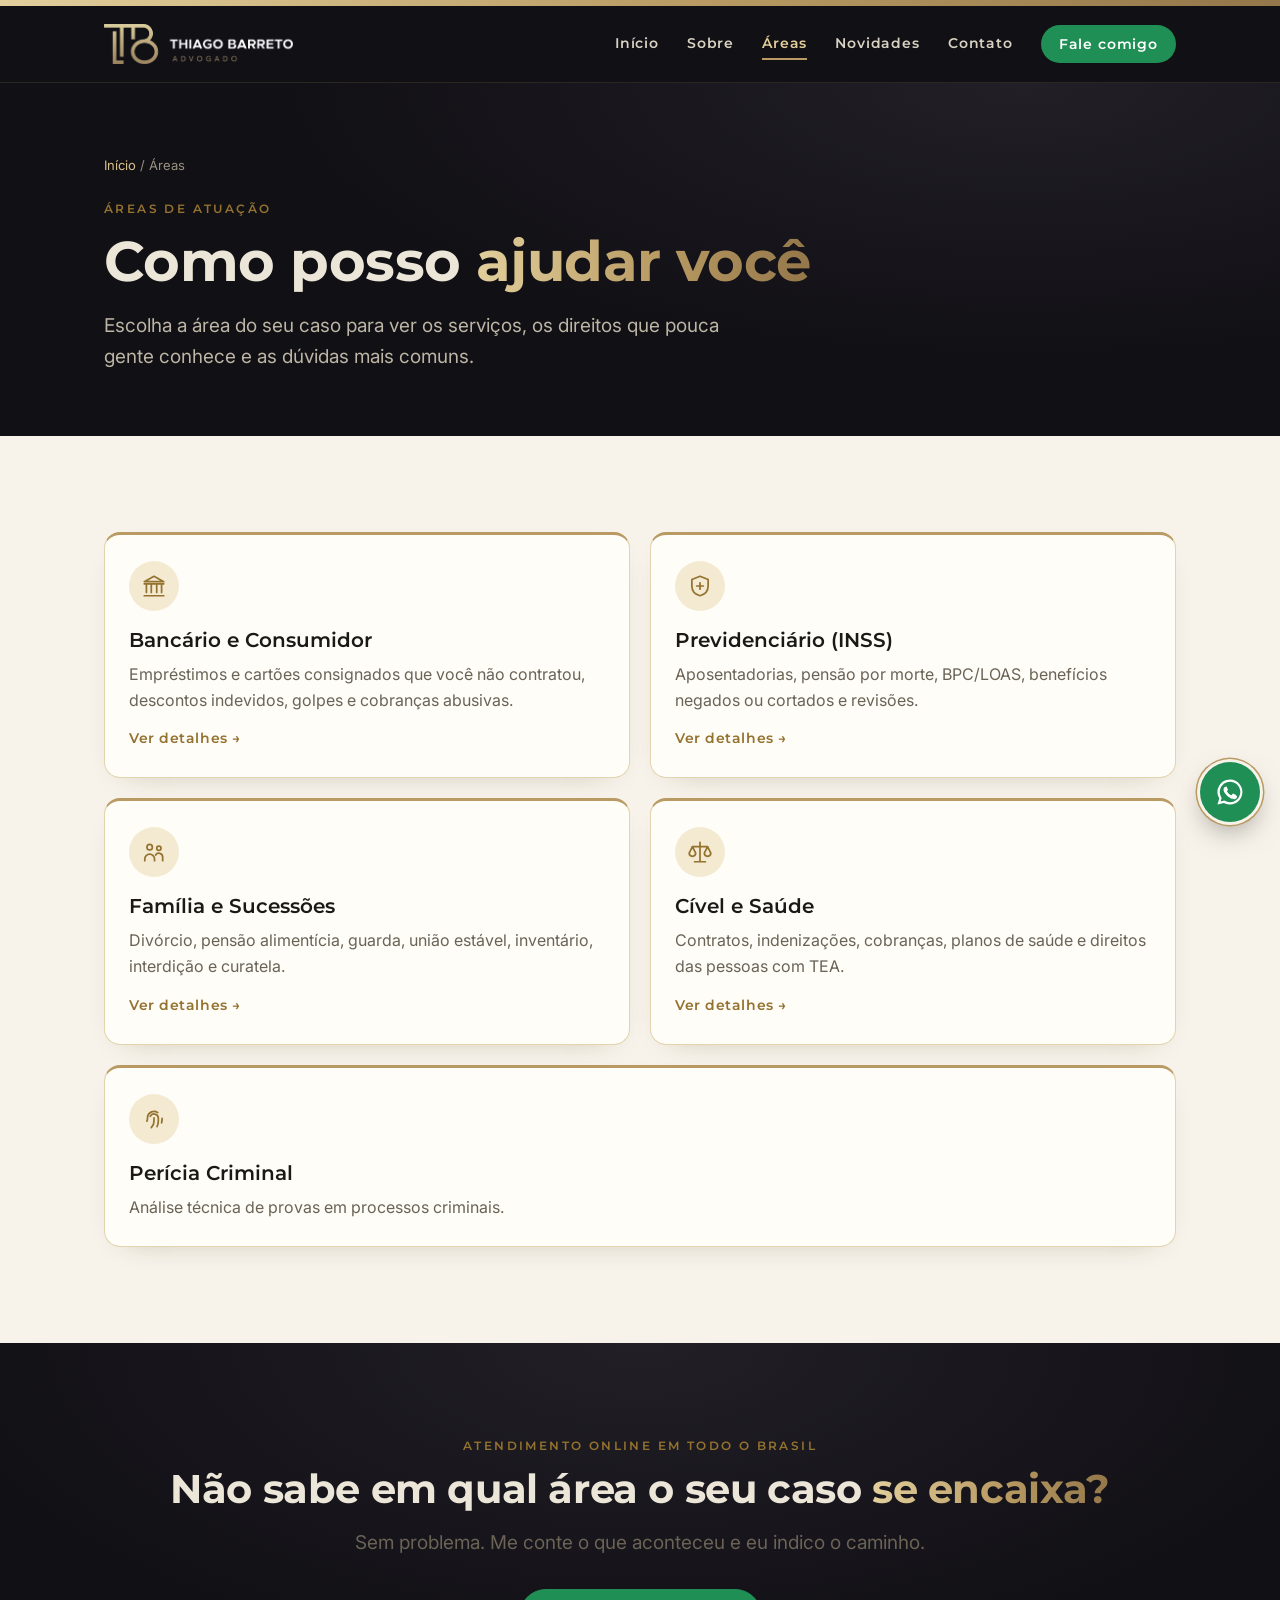
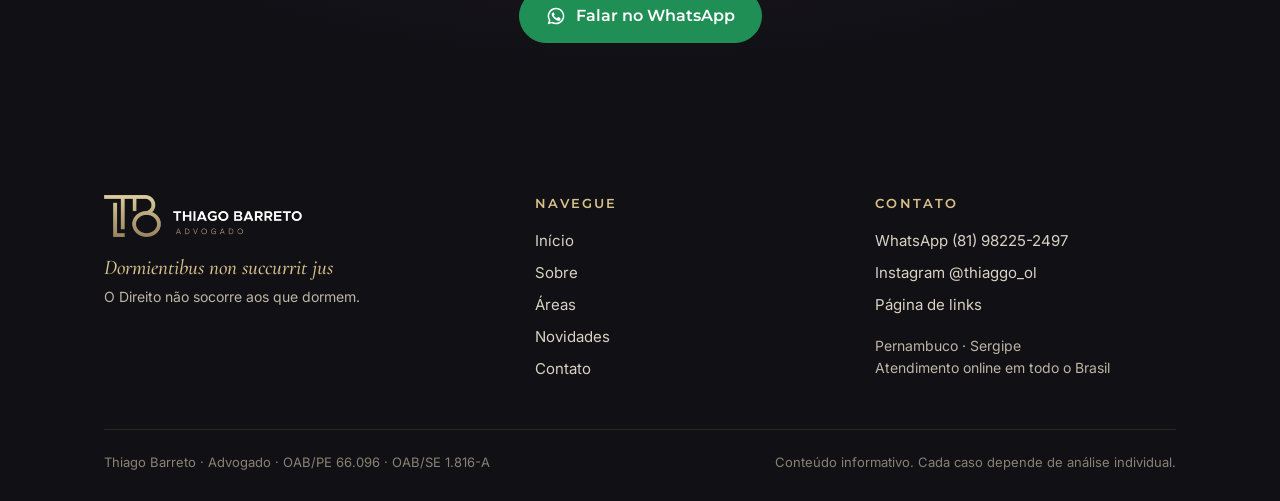
<file: areas.html>
<!DOCTYPE html>
<html lang="pt-BR">
<head>
<meta charset="utf-8">
<meta name="viewport" content="width=device-width, initial-scale=1">
<title>Áreas de atuação · Thiago Barreto Advogado</title>
<meta name="description" content="Direito Bancário e do Consumidor, Previdenciário (INSS), Família e Sucessões, Cível e Saúde.">
<link rel="canonical" href="https://thiagobarretoadvogado.pages.dev/areas.html">
<meta name="theme-color" content="#111015">
<link rel="icon" type="image/png" href="img/icon.png">
<link rel="apple-touch-icon" href="img/icon.png">
<meta property="og:type" content="website">
<meta property="og:locale" content="pt_BR">
<meta property="og:site_name" content="Thiago Barreto · Advogado">
<meta property="og:url" content="https://thiagobarretoadvogado.pages.dev/areas.html">
<meta property="og:title" content="Áreas de atuação · Thiago Barreto Advogado">
<meta property="og:description" content="Direito Bancário e do Consumidor, Previdenciário (INSS), Família e Sucessões, Cível e Saúde.">
<meta property="og:image" content="https://thiagobarretoadvogado.pages.dev/img/og.jpg">
<meta property="og:image:type" content="image/jpeg">
<meta property="og:image:width" content="1200">
<meta property="og:image:height" content="630">
<meta name="twitter:card" content="summary_large_image">
<link rel="preconnect" href="https://fonts.googleapis.com">
<link rel="preconnect" href="https://fonts.gstatic.com" crossorigin>
<link rel="stylesheet" href="https://fonts.googleapis.com/css2?family=Cormorant+Garamond:ital,wght@1,500&family=Montserrat:wght@500;600;700&family=Inter:wght@400;500;600&display=swap">
<link rel="stylesheet" href="css/site.css">
</head>
<body>
<a class="skip" href="#conteudo">Pular para o conteúdo</a>
<div class="bar"></div>
<header class="top"><div class="wrap">
  <a class="brand" href="index.html"><img src="img/logo.png" alt="TB · Thiago Barreto Advogado" width="769" height="163"></a>
  <nav class="nav desk" aria-label="Principal"><a href="index.html">Início</a><a href="sobre.html">Sobre</a><a href="areas.html" aria-current="page">Áreas</a><a href="novidades.html">Novidades</a><a href="contato.html">Contato</a><a class="cta" href="https://wa.me/5581982252497?text=Ol%C3%A1%2C%20Dr.%20Thiago%21%20Vim%20pelo%20site%20e%20gostaria%20de%20uma%20orienta%C3%A7%C3%A3o." target="_blank" rel="noopener">Fale comigo</a></nav>
  <details class="menu"><summary>Menu</summary><nav class="nav" aria-label="Principal no celular"><a href="index.html">Início</a><a href="sobre.html">Sobre</a><a href="areas.html" aria-current="page">Áreas</a><a href="novidades.html">Novidades</a><a href="contato.html">Contato</a><a class="cta" href="https://wa.me/5581982252497?text=Ol%C3%A1%2C%20Dr.%20Thiago%21%20Vim%20pelo%20site%20e%20gostaria%20de%20uma%20orienta%C3%A7%C3%A3o." target="_blank" rel="noopener">Fale comigo</a></nav></details>
</div></header>
<main id="conteudo">
<section class="phead"><div class="wrap">
  <div class="crumb"><a href="index.html">Início</a> / Áreas</div>
  <span class="eyebrow">ÁREAS DE ATUAÇÃO</span>
  <h1>Como posso <em>ajudar você</em></h1>
  <p class="sub">Escolha a área do seu caso para ver os serviços, os direitos que pouca gente conhece e as dúvidas mais comuns.</p>
</div></section>
<section class="sec"><div class="wrap">
  <div class="grid g2"><a class="card" href="bancario.html"><div class="ic"><svg viewBox="0 0 24 24" fill="none" stroke="currentColor" stroke-width="1.6" stroke-linecap="round" stroke-linejoin="round" aria-hidden="true"><path d="M3 10h18M5 10v8M9.5 10v8M14.5 10v8M19 10v8M3 21h18M12 3 3 8h18L12 3Z"/></svg></div><h3>Bancário e Consumidor</h3><p>Empréstimos e cartões consignados que você não contratou, descontos indevidos, golpes e cobranças abusivas.</p><span class="more">Ver detalhes →</span></a><a class="card" href="previdenciario.html"><div class="ic"><svg viewBox="0 0 24 24" fill="none" stroke="currentColor" stroke-width="1.6" stroke-linecap="round" stroke-linejoin="round" aria-hidden="true"><path d="M12 3 4.5 6v6c0 4.5 3.2 7.8 7.5 9 4.3-1.2 7.5-4.5 7.5-9V6L12 3Z"/><path d="M9 12h6M12 9v6"/></svg></div><h3>Previdenciário (INSS)</h3><p>Aposentadorias, pensão por morte, BPC/LOAS, benefícios negados ou cortados e revisões.</p><span class="more">Ver detalhes →</span></a><a class="card" href="familia.html"><div class="ic"><svg viewBox="0 0 24 24" fill="none" stroke="currentColor" stroke-width="1.6" stroke-linecap="round" stroke-linejoin="round" aria-hidden="true"><circle cx="8" cy="7.5" r="2.5"/><circle cx="16.5" cy="8.5" r="2"/><path d="M3.5 20v-1.5A4.5 4.5 0 0 1 8 14a4.5 4.5 0 0 1 4.5 4.5V20M13.5 14.8a3.5 3.5 0 0 1 6.5 1.8V20"/></svg></div><h3>Família e Sucessões</h3><p>Divórcio, pensão alimentícia, guarda, união estável, inventário, interdição e curatela.</p><span class="more">Ver detalhes →</span></a><a class="card" href="civel.html"><div class="ic"><svg viewBox="0 0 24 24" fill="none" stroke="currentColor" stroke-width="1.6" stroke-linecap="round" stroke-linejoin="round" aria-hidden="true"><path d="M12 3v18M7 21h10M5 7h14M5 7l-3 6a3 3 0 0 0 6 0L5 7ZM19 7l-3 6a3 3 0 0 0 6 0l-3-6Z"/></svg></div><h3>Cível e Saúde</h3><p>Contratos, indenizações, cobranças, planos de saúde e direitos das pessoas com TEA.</p><span class="more">Ver detalhes →</span></a></div>
  <div class="card" style="margin-top:20px"><div class="ic"><svg viewBox="0 0 24 24" fill="none" stroke="currentColor" stroke-width="1.6" stroke-linecap="round" stroke-linejoin="round" aria-hidden="true"><path d="M12 11v3c0 2.5-1 4.5-2.5 6M8.5 9.5A4 4 0 0 1 16 11v2.5c0 2-.4 3.9-1.2 5.5M5.5 14c.3-1 .5-2 .5-3a6 6 0 0 1 9.5-4.9M19 15.5c.3-1.3.5-2.7.5-4.2"/></svg></div><h3>Perícia Criminal</h3><p>Análise técnica de provas em processos criminais.</p></div>
</div></section>
<section class="cta"><div class="wrap">
  <span class="eyebrow">ATENDIMENTO ONLINE EM TODO O BRASIL</span>
  <h2>Não sabe em qual área o seu caso <em>se encaixa?</em></h2>
  <p class="sub" style="margin:16px auto 0">Sem problema. Me conte o que aconteceu e eu indico o caminho.</p>
  <div class="btns"><a class="btn wa" href="https://wa.me/5581982252497?text=Ol%C3%A1%2C%20Dr.%20Thiago%21%20Vim%20pelo%20site%20e%20n%C3%A3o%20sei%20em%20qual%20%C3%A1rea%20o%20meu%20caso%20se%20encaixa." target="_blank" rel="noopener"><svg viewBox="0 0 24 24" fill="currentColor" aria-hidden="true"><path d="M12 2a10 10 0 0 0-8.6 15.1L2 22l5-1.3A10 10 0 1 0 12 2Zm0 18.2a8.2 8.2 0 0 1-4.2-1.2l-.3-.2-3 .8.8-2.9-.2-.3A8.2 8.2 0 1 1 12 20.2Zm4.5-6.1c-.2-.1-1.5-.7-1.7-.8-.2-.1-.4-.1-.6.1l-.8 1c-.1.2-.3.2-.5.1a6.7 6.7 0 0 1-3.3-2.9c-.2-.4.2-.4.7-1.3.1-.2 0-.3 0-.4l-.8-1.8c-.2-.5-.4-.4-.6-.4h-.5a1 1 0 0 0-.7.3 3 3 0 0 0-.9 2.2 5.2 5.2 0 0 0 1.1 2.8 12 12 0 0 0 4.6 4c1.7.7 2.4.8 3.2.7.5-.1 1.5-.6 1.7-1.2.2-.6.2-1.1.2-1.2-.1-.1-.3-.2-.5-.3Z"/></svg>Falar no WhatsApp</a></div>
</div></section>
</main>
<footer><div class="wrap">
  <div class="cols">
    <div><img class="logo" src="img/logo.png" alt="TB · Thiago Barreto Advogado" width="769" height="163">
      <p class="lat" style="font-size:21px">Dormientibus non succurrit jus</p>
      <p style="margin:6px 0 0;font-size:14px">O Direito não socorre aos que dormem.</p></div>
    <div><h4>NAVEGUE</h4><a href="index.html">Início</a><a href="sobre.html">Sobre</a><a href="areas.html">Áreas</a><a href="novidades.html">Novidades</a><a href="contato.html">Contato</a></div>
    <div><h4>CONTATO</h4><a href="https://wa.me/5581982252497?text=Ol%C3%A1%2C%20Dr.%20Thiago%21%20Vim%20pelo%20site%20e%20gostaria%20de%20uma%20orienta%C3%A7%C3%A3o." target="_blank" rel="noopener">WhatsApp (81) 98225-2497</a><a href="https://www.instagram.com/thiaggo_ol/" target="_blank" rel="noopener">Instagram @thiaggo_ol</a><a href="https://thiagobarretoadv.pages.dev" target="_blank" rel="noopener">Página de links</a>
      <p style="margin:14px 0 0;font-size:14px">Pernambuco · Sergipe<br>Atendimento online em todo o Brasil</p></div>
  </div>
  <div class="legal"><span>Thiago Barreto · Advogado · OAB/PE 66.096 · OAB/SE 1.816-A</span><span>Conteúdo informativo. Cada caso depende de análise individual.</span></div>
</div></footer>
<a class="fab" href="https://wa.me/5581982252497?text=Ol%C3%A1%2C%20Dr.%20Thiago%21%20Vim%20pelo%20site%20e%20gostaria%20de%20uma%20orienta%C3%A7%C3%A3o." target="_blank" rel="noopener" aria-label="Falar no WhatsApp"><svg viewBox="0 0 24 24" fill="currentColor" aria-hidden="true"><path d="M12 2a10 10 0 0 0-8.6 15.1L2 22l5-1.3A10 10 0 1 0 12 2Zm0 18.2a8.2 8.2 0 0 1-4.2-1.2l-.3-.2-3 .8.8-2.9-.2-.3A8.2 8.2 0 1 1 12 20.2Zm4.5-6.1c-.2-.1-1.5-.7-1.7-.8-.2-.1-.4-.1-.6.1l-.8 1c-.1.2-.3.2-.5.1a6.7 6.7 0 0 1-3.3-2.9c-.2-.4.2-.4.7-1.3.1-.2 0-.3 0-.4l-.8-1.8c-.2-.5-.4-.4-.6-.4h-.5a1 1 0 0 0-.7.3 3 3 0 0 0-.9 2.2 5.2 5.2 0 0 0 1.1 2.8 12 12 0 0 0 4.6 4c1.7.7 2.4.8 3.2.7.5-.1 1.5-.6 1.7-1.2.2-.6.2-1.1.2-1.2-.1-.1-.3-.2-.5-.3Z"/></svg></a>
</body>
</html>
</file>
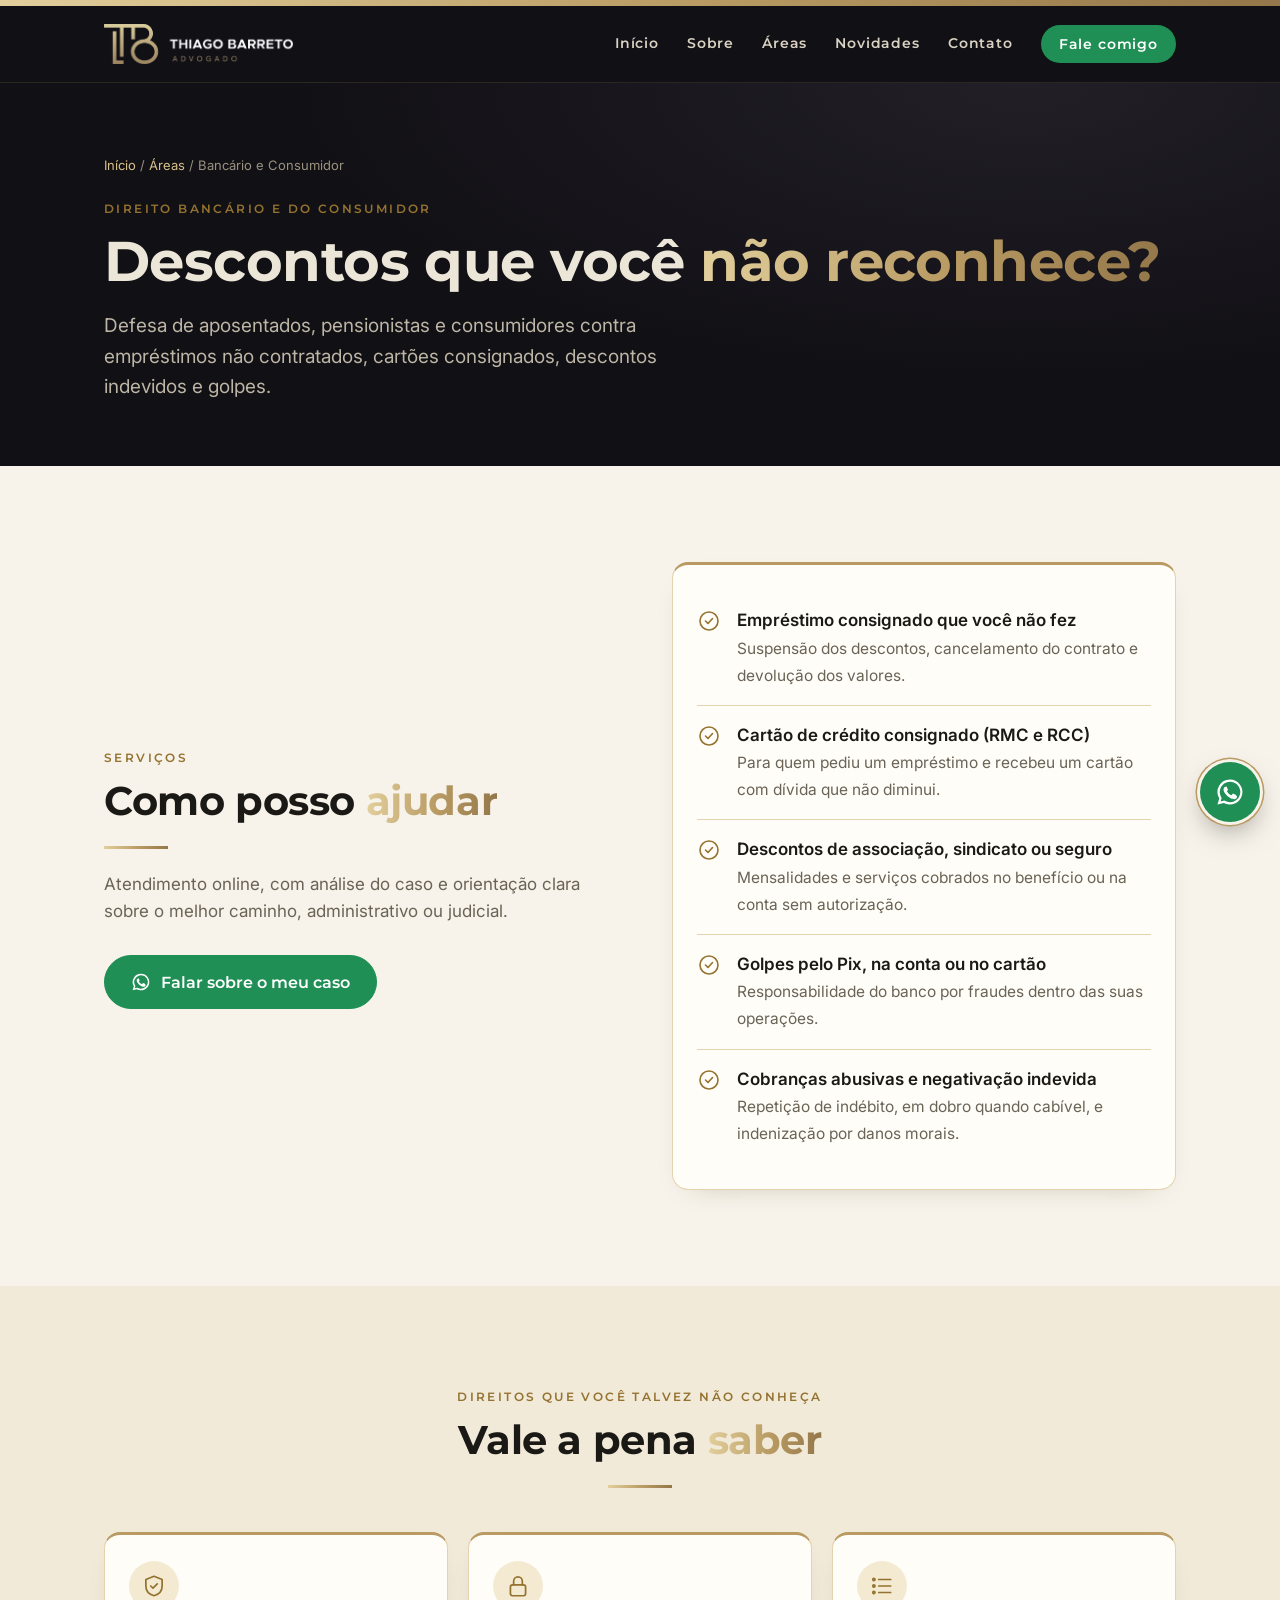
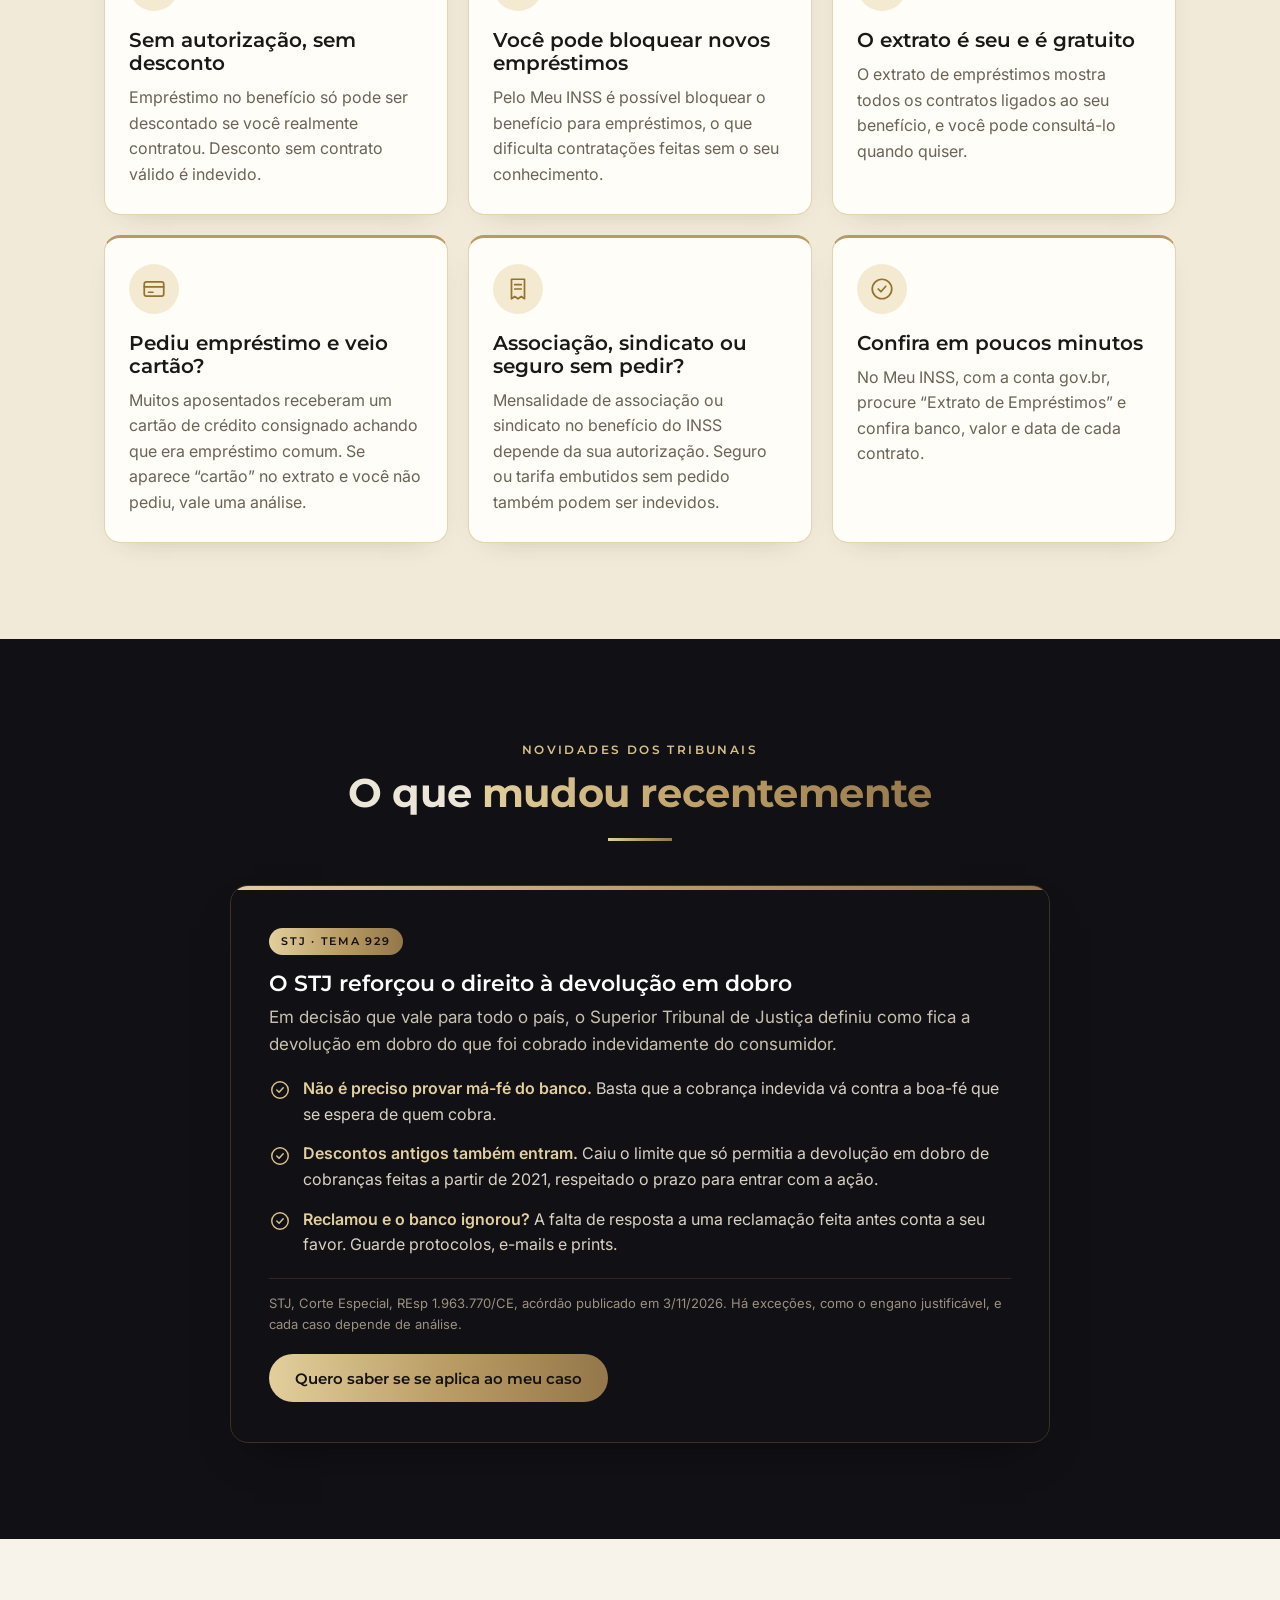
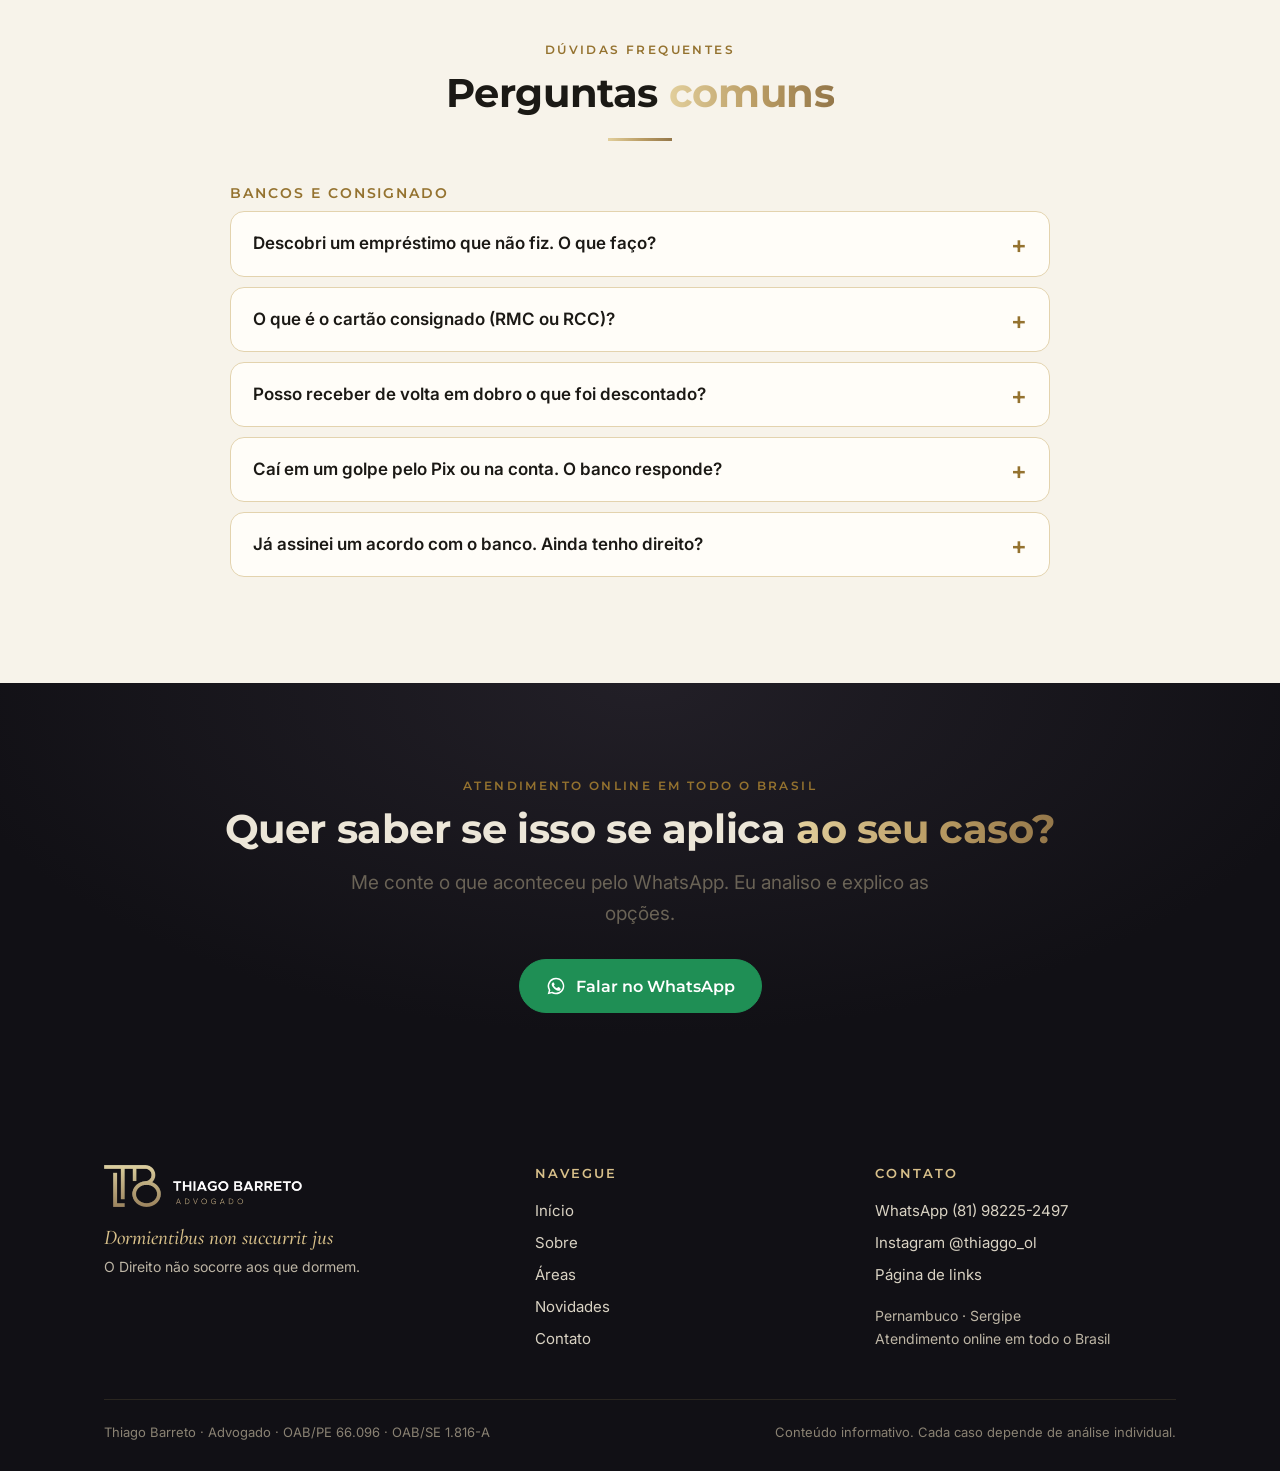
<file: bancario.html>
<!DOCTYPE html>
<html lang="pt-BR">
<head>
<meta charset="utf-8">
<meta name="viewport" content="width=device-width, initial-scale=1">
<title>Bancário e Consumidor · Thiago Barreto Advogado</title>
<meta name="description" content="Advogado para empréstimo consignado não contratado, cartão RMC/RCC, descontos indevidos no INSS, golpes bancários e devolução em dobro.">
<link rel="canonical" href="https://thiagobarretoadvogado.pages.dev/bancario.html">
<meta name="theme-color" content="#111015">
<link rel="icon" type="image/png" href="img/icon.png">
<link rel="apple-touch-icon" href="img/icon.png">
<meta property="og:type" content="website">
<meta property="og:locale" content="pt_BR">
<meta property="og:site_name" content="Thiago Barreto · Advogado">
<meta property="og:url" content="https://thiagobarretoadvogado.pages.dev/bancario.html">
<meta property="og:title" content="Bancário e Consumidor · Thiago Barreto Advogado">
<meta property="og:description" content="Advogado para empréstimo consignado não contratado, cartão RMC/RCC, descontos indevidos no INSS, golpes bancários e devolução em dobro.">
<meta property="og:image" content="https://thiagobarretoadvogado.pages.dev/img/og.jpg">
<meta property="og:image:type" content="image/jpeg">
<meta property="og:image:width" content="1200">
<meta property="og:image:height" content="630">
<meta name="twitter:card" content="summary_large_image">
<link rel="preconnect" href="https://fonts.googleapis.com">
<link rel="preconnect" href="https://fonts.gstatic.com" crossorigin>
<link rel="stylesheet" href="https://fonts.googleapis.com/css2?family=Cormorant+Garamond:ital,wght@1,500&family=Montserrat:wght@500;600;700&family=Inter:wght@400;500;600&display=swap">
<link rel="stylesheet" href="css/site.css">
</head>
<body>
<a class="skip" href="#conteudo">Pular para o conteúdo</a>
<div class="bar"></div>
<header class="top"><div class="wrap">
  <a class="brand" href="index.html"><img src="img/logo.png" alt="TB · Thiago Barreto Advogado" width="769" height="163"></a>
  <nav class="nav desk" aria-label="Principal"><a href="index.html">Início</a><a href="sobre.html">Sobre</a><a href="areas.html">Áreas</a><a href="novidades.html">Novidades</a><a href="contato.html">Contato</a><a class="cta" href="https://wa.me/5581982252497?text=Ol%C3%A1%2C%20Dr.%20Thiago%21%20Vim%20pelo%20site%20e%20gostaria%20de%20uma%20orienta%C3%A7%C3%A3o." target="_blank" rel="noopener">Fale comigo</a></nav>
  <details class="menu"><summary>Menu</summary><nav class="nav" aria-label="Principal no celular"><a href="index.html">Início</a><a href="sobre.html">Sobre</a><a href="areas.html">Áreas</a><a href="novidades.html">Novidades</a><a href="contato.html">Contato</a><a class="cta" href="https://wa.me/5581982252497?text=Ol%C3%A1%2C%20Dr.%20Thiago%21%20Vim%20pelo%20site%20e%20gostaria%20de%20uma%20orienta%C3%A7%C3%A3o." target="_blank" rel="noopener">Fale comigo</a></nav></details>
</div></header>
<main id="conteudo">
<section class="phead"><div class="wrap">
  <div class="crumb"><a href="index.html">Início</a> / <a href="areas.html">Áreas</a> / Bancário e Consumidor</div>
  <span class="eyebrow">DIREITO BANCÁRIO E DO CONSUMIDOR</span>
  <h1>Descontos que você <em>não reconhece?</em></h1>
  <p class="sub">Defesa de aposentados, pensionistas e consumidores contra empréstimos não contratados, cartões consignados, descontos indevidos e golpes.</p>
</div></section>
<section class="sec"><div class="wrap split">
  <div><span class="eyebrow">SERVIÇOS</span><h2>Como posso <em>ajudar</em></h2><div class="rule"></div>
    <p style="color:var(--soft)">Atendimento online, com análise do caso e orientação clara sobre o melhor caminho, administrativo ou judicial.</p>
    <div class="btns"><a class="btn wa" href="https://wa.me/5581982252497?text=Ol%C3%A1%2C%20Dr.%20Thiago%21%20Vim%20pelo%20site.%20Tenho%20um%20desconto%20ou%20empr%C3%A9stimo%20que%20n%C3%A3o%20reconhe%C3%A7o%20e%20gostaria%20de%20uma%20an%C3%A1lise." target="_blank" rel="noopener"><svg viewBox="0 0 24 24" fill="currentColor" aria-hidden="true"><path d="M12 2a10 10 0 0 0-8.6 15.1L2 22l5-1.3A10 10 0 1 0 12 2Zm0 18.2a8.2 8.2 0 0 1-4.2-1.2l-.3-.2-3 .8.8-2.9-.2-.3A8.2 8.2 0 1 1 12 20.2Zm4.5-6.1c-.2-.1-1.5-.7-1.7-.8-.2-.1-.4-.1-.6.1l-.8 1c-.1.2-.3.2-.5.1a6.7 6.7 0 0 1-3.3-2.9c-.2-.4.2-.4.7-1.3.1-.2 0-.3 0-.4l-.8-1.8c-.2-.5-.4-.4-.6-.4h-.5a1 1 0 0 0-.7.3 3 3 0 0 0-.9 2.2 5.2 5.2 0 0 0 1.1 2.8 12 12 0 0 0 4.6 4c1.7.7 2.4.8 3.2.7.5-.1 1.5-.6 1.7-1.2.2-.6.2-1.1.2-1.2-.1-.1-.3-.2-.5-.3Z"/></svg>Falar sobre o meu caso</a></div></div>
  <div class="card"><ul class="list"><li><svg viewBox="0 0 24 24" fill="none" stroke="currentColor" stroke-width="1.6" stroke-linecap="round" stroke-linejoin="round" aria-hidden="true"><circle cx="12" cy="12" r="9"/><path d="m8.5 12 2.5 2.5 4.5-5"/></svg><b>Empréstimo consignado que você não fez</b><span>Suspensão dos descontos, cancelamento do contrato e devolução dos valores.</span></li><li><svg viewBox="0 0 24 24" fill="none" stroke="currentColor" stroke-width="1.6" stroke-linecap="round" stroke-linejoin="round" aria-hidden="true"><circle cx="12" cy="12" r="9"/><path d="m8.5 12 2.5 2.5 4.5-5"/></svg><b>Cartão de crédito consignado (RMC e RCC)</b><span>Para quem pediu um empréstimo e recebeu um cartão com dívida que não diminui.</span></li><li><svg viewBox="0 0 24 24" fill="none" stroke="currentColor" stroke-width="1.6" stroke-linecap="round" stroke-linejoin="round" aria-hidden="true"><circle cx="12" cy="12" r="9"/><path d="m8.5 12 2.5 2.5 4.5-5"/></svg><b>Descontos de associação, sindicato ou seguro</b><span>Mensalidades e serviços cobrados no benefício ou na conta sem autorização.</span></li><li><svg viewBox="0 0 24 24" fill="none" stroke="currentColor" stroke-width="1.6" stroke-linecap="round" stroke-linejoin="round" aria-hidden="true"><circle cx="12" cy="12" r="9"/><path d="m8.5 12 2.5 2.5 4.5-5"/></svg><b>Golpes pelo Pix, na conta ou no cartão</b><span>Responsabilidade do banco por fraudes dentro das suas operações.</span></li><li><svg viewBox="0 0 24 24" fill="none" stroke="currentColor" stroke-width="1.6" stroke-linecap="round" stroke-linejoin="round" aria-hidden="true"><circle cx="12" cy="12" r="9"/><path d="m8.5 12 2.5 2.5 4.5-5"/></svg><b>Cobranças abusivas e negativação indevida</b><span>Repetição de indébito, em dobro quando cabível, e indenização por danos morais.</span></li></ul></div>
</div></section>
<section class="sec ivory2"><div class="wrap">
  <div class="head center"><span class="eyebrow">DIREITOS QUE VOCÊ TALVEZ NÃO CONHEÇA</span><h2>Vale a pena <em>saber</em></h2><div class="rule"></div></div>
  <div class="grid g3"><div class="card"><div class="ic"><svg viewBox="0 0 24 24" fill="none" stroke="currentColor" stroke-width="1.6" stroke-linecap="round" stroke-linejoin="round" aria-hidden="true"><path d="M12 3 4.5 6v6c0 4.5 3.2 7.8 7.5 9 4.3-1.2 7.5-4.5 7.5-9V6L12 3Z"/><path d="m9 12 2 2 4-4"/></svg></div><h3>Sem autorização, sem desconto</h3><p>Empréstimo no benefício só pode ser descontado se você realmente contratou. Desconto sem contrato válido é indevido.</p></div><div class="card"><div class="ic"><svg viewBox="0 0 24 24" fill="none" stroke="currentColor" stroke-width="1.6" stroke-linecap="round" stroke-linejoin="round" aria-hidden="true"><rect x="5" y="11" width="14" height="10" rx="2"/><path d="M8 11V7.5a4 4 0 0 1 8 0V11"/></svg></div><h3>Você pode bloquear novos empréstimos</h3><p>Pelo Meu INSS é possível bloquear o benefício para empréstimos, o que dificulta contratações feitas sem o seu conhecimento.</p></div><div class="card"><div class="ic"><svg viewBox="0 0 24 24" fill="none" stroke="currentColor" stroke-width="1.6" stroke-linecap="round" stroke-linejoin="round" aria-hidden="true"><path d="M9 6h11M9 12h11M9 18h11"/><circle cx="4.5" cy="6" r="1"/><circle cx="4.5" cy="12" r="1"/><circle cx="4.5" cy="18" r="1"/></svg></div><h3>O extrato é seu e é gratuito</h3><p>O extrato de empréstimos mostra todos os contratos ligados ao seu benefício, e você pode consultá-lo quando quiser.</p></div><div class="card"><div class="ic"><svg viewBox="0 0 24 24" fill="none" stroke="currentColor" stroke-width="1.6" stroke-linecap="round" stroke-linejoin="round" aria-hidden="true"><rect x="3" y="5.5" width="18" height="13" rx="2"/><path d="M3 10h18M7 15h4"/></svg></div><h3>Pediu empréstimo e veio cartão?</h3><p>Muitos aposentados receberam um cartão de crédito consignado achando que era empréstimo comum. Se aparece “cartão” no extrato e você não pediu, vale uma análise.</p></div><div class="card"><div class="ic"><svg viewBox="0 0 24 24" fill="none" stroke="currentColor" stroke-width="1.6" stroke-linecap="round" stroke-linejoin="round" aria-hidden="true"><path d="M6 3h12v18l-3-2-3 2-3-2-3 2V3Z"/><path d="M9 8h6M9 12h6"/></svg></div><h3>Associação, sindicato ou seguro sem pedir?</h3><p>Mensalidade de associação ou sindicato no benefício do INSS depende da sua autorização. Seguro ou tarifa embutidos sem pedido também podem ser indevidos.</p></div><div class="card"><div class="ic"><svg viewBox="0 0 24 24" fill="none" stroke="currentColor" stroke-width="1.6" stroke-linecap="round" stroke-linejoin="round" aria-hidden="true"><circle cx="12" cy="12" r="9"/><path d="m8.5 12 2.5 2.5 4.5-5"/></svg></div><h3>Confira em poucos minutos</h3><p>No Meu INSS, com a conta gov.br, procure “Extrato de Empréstimos” e confira banco, valor e data de cada contrato.</p></div></div>
</div></section>
<section class="sec dark"><div class="wrap">
  <div class="head center"><span class="eyebrow">NOVIDADES DOS TRIBUNAIS</span><h2>O que <em>mudou recentemente</em></h2><div class="rule"></div></div>
  <div class="grid " style="max-width:820px;margin:0 auto"><article class="ncard big" id="tema-929"><span class="tag">STJ · TEMA 929</span><h3>O STJ reforçou o direito à devolução em dobro</h3><p>Em decisão que vale para todo o país, o Superior Tribunal de Justiça definiu como fica a devolução em dobro do que foi cobrado indevidamente do consumidor.</p><ul><li><svg viewBox="0 0 24 24" fill="none" stroke="currentColor" stroke-width="1.6" stroke-linecap="round" stroke-linejoin="round" aria-hidden="true"><circle cx="12" cy="12" r="9"/><path d="m8.5 12 2.5 2.5 4.5-5"/></svg><b>Não é preciso provar má-fé do banco.</b> Basta que a cobrança indevida vá contra a boa-fé que se espera de quem cobra.</li><li><svg viewBox="0 0 24 24" fill="none" stroke="currentColor" stroke-width="1.6" stroke-linecap="round" stroke-linejoin="round" aria-hidden="true"><circle cx="12" cy="12" r="9"/><path d="m8.5 12 2.5 2.5 4.5-5"/></svg><b>Descontos antigos também entram.</b> Caiu o limite que só permitia a devolução em dobro de cobranças feitas a partir de 2021, respeitado o prazo para entrar com a ação.</li><li><svg viewBox="0 0 24 24" fill="none" stroke="currentColor" stroke-width="1.6" stroke-linecap="round" stroke-linejoin="round" aria-hidden="true"><circle cx="12" cy="12" r="9"/><path d="m8.5 12 2.5 2.5 4.5-5"/></svg><b>Reclamou e o banco ignorou?</b> A falta de resposta a uma reclamação feita antes conta a seu favor. Guarde protocolos, e-mails e prints.</li></ul><p class="src">STJ, Corte Especial, REsp 1.963.770/CE, acórdão publicado em 3/11/2026. Há exceções, como o engano justificável, e cada caso depende de análise.</p><div class="btns" style="margin-top:0"><a class="btn gold" href="https://wa.me/5581982252497?text=Ol%C3%A1%2C%20Dr.%20Thiago%21%20Vim%20pelo%20site.%20Quero%20saber%20se%20a%20decis%C3%A3o%20do%20STJ%20sobre%20devolu%C3%A7%C3%A3o%20em%20dobro%20%28Tema%20929%29%20se%20aplica%20ao%20meu%20caso." target="_blank" rel="noopener">Quero saber se se aplica ao meu caso</a></div></article></div>
</div></section>
<section class="sec"><div class="wrap">
  <div class="head center"><span class="eyebrow">DÚVIDAS FREQUENTES</span><h2>Perguntas <em>comuns</em></h2><div class="rule"></div></div>
  <div class="faq"><h3>Bancos e consignado</h3><details><summary>Descobri um empréstimo que não fiz. O que faço?</summary><p>Guarde o extrato onde aparece o desconto e não assine nenhum acordo com o banco antes de uma análise. Com esses documentos é possível verificar o contrato e buscar a suspensão dos descontos e a devolução dos valores.</p></details><details><summary>O que é o cartão consignado (RMC ou RCC)?</summary><p>É um cartão de crédito com desconto direto no benefício. Muitos aposentados o contrataram achando que era um empréstimo comum, e a dívida quase não diminui. Quando faltou informação clara na contratação, é possível questionar o contrato.</p></details><details><summary>Posso receber de volta em dobro o que foi descontado?</summary><p>O Código de Defesa do Consumidor prevê a devolução em dobro do que foi cobrado indevidamente. Em 2026, o STJ firmou no Tema 929 que não é preciso provar a má-fé do banco: basta que a cobrança contrarie a boa-fé. A exceção é o engano justificável, e cada caso é analisado individualmente.</p></details><details><summary>Caí em um golpe pelo Pix ou na conta. O banco responde?</summary><p>Em muitos casos, sim. Pela Súmula 479 do STJ, os bancos respondem por fraudes praticadas por terceiros dentro das suas operações. É importante registrar o ocorrido no banco e guardar os comprovantes.</p></details><details><summary>Já assinei um acordo com o banco. Ainda tenho direito?</summary><p>Depende do que foi assinado e de como foi feito. Vale enviar o documento para análise antes de concluir que não há mais o que fazer.</p></details></div>
</div></section>
<section class="cta"><div class="wrap">
  <span class="eyebrow">ATENDIMENTO ONLINE EM TODO O BRASIL</span>
  <h2>Quer saber se isso se aplica <em>ao seu caso?</em></h2>
  <p class="sub" style="margin:16px auto 0">Me conte o que aconteceu pelo WhatsApp. Eu analiso e explico as opções.</p>
  <div class="btns"><a class="btn wa" href="https://wa.me/5581982252497?text=Ol%C3%A1%2C%20Dr.%20Thiago%21%20Vim%20pelo%20site.%20Tenho%20um%20desconto%20ou%20empr%C3%A9stimo%20que%20n%C3%A3o%20reconhe%C3%A7o%20e%20gostaria%20de%20uma%20an%C3%A1lise." target="_blank" rel="noopener"><svg viewBox="0 0 24 24" fill="currentColor" aria-hidden="true"><path d="M12 2a10 10 0 0 0-8.6 15.1L2 22l5-1.3A10 10 0 1 0 12 2Zm0 18.2a8.2 8.2 0 0 1-4.2-1.2l-.3-.2-3 .8.8-2.9-.2-.3A8.2 8.2 0 1 1 12 20.2Zm4.5-6.1c-.2-.1-1.5-.7-1.7-.8-.2-.1-.4-.1-.6.1l-.8 1c-.1.2-.3.2-.5.1a6.7 6.7 0 0 1-3.3-2.9c-.2-.4.2-.4.7-1.3.1-.2 0-.3 0-.4l-.8-1.8c-.2-.5-.4-.4-.6-.4h-.5a1 1 0 0 0-.7.3 3 3 0 0 0-.9 2.2 5.2 5.2 0 0 0 1.1 2.8 12 12 0 0 0 4.6 4c1.7.7 2.4.8 3.2.7.5-.1 1.5-.6 1.7-1.2.2-.6.2-1.1.2-1.2-.1-.1-.3-.2-.5-.3Z"/></svg>Falar no WhatsApp</a></div>
</div></section>
</main>
<footer><div class="wrap">
  <div class="cols">
    <div><img class="logo" src="img/logo.png" alt="TB · Thiago Barreto Advogado" width="769" height="163">
      <p class="lat" style="font-size:21px">Dormientibus non succurrit jus</p>
      <p style="margin:6px 0 0;font-size:14px">O Direito não socorre aos que dormem.</p></div>
    <div><h4>NAVEGUE</h4><a href="index.html">Início</a><a href="sobre.html">Sobre</a><a href="areas.html">Áreas</a><a href="novidades.html">Novidades</a><a href="contato.html">Contato</a></div>
    <div><h4>CONTATO</h4><a href="https://wa.me/5581982252497?text=Ol%C3%A1%2C%20Dr.%20Thiago%21%20Vim%20pelo%20site%20e%20gostaria%20de%20uma%20orienta%C3%A7%C3%A3o." target="_blank" rel="noopener">WhatsApp (81) 98225-2497</a><a href="https://www.instagram.com/thiaggo_ol/" target="_blank" rel="noopener">Instagram @thiaggo_ol</a><a href="https://thiagobarretoadv.pages.dev" target="_blank" rel="noopener">Página de links</a>
      <p style="margin:14px 0 0;font-size:14px">Pernambuco · Sergipe<br>Atendimento online em todo o Brasil</p></div>
  </div>
  <div class="legal"><span>Thiago Barreto · Advogado · OAB/PE 66.096 · OAB/SE 1.816-A</span><span>Conteúdo informativo. Cada caso depende de análise individual.</span></div>
</div></footer>
<a class="fab" href="https://wa.me/5581982252497?text=Ol%C3%A1%2C%20Dr.%20Thiago%21%20Vim%20pelo%20site%20e%20gostaria%20de%20uma%20orienta%C3%A7%C3%A3o." target="_blank" rel="noopener" aria-label="Falar no WhatsApp"><svg viewBox="0 0 24 24" fill="currentColor" aria-hidden="true"><path d="M12 2a10 10 0 0 0-8.6 15.1L2 22l5-1.3A10 10 0 1 0 12 2Zm0 18.2a8.2 8.2 0 0 1-4.2-1.2l-.3-.2-3 .8.8-2.9-.2-.3A8.2 8.2 0 1 1 12 20.2Zm4.5-6.1c-.2-.1-1.5-.7-1.7-.8-.2-.1-.4-.1-.6.1l-.8 1c-.1.2-.3.2-.5.1a6.7 6.7 0 0 1-3.3-2.9c-.2-.4.2-.4.7-1.3.1-.2 0-.3 0-.4l-.8-1.8c-.2-.5-.4-.4-.6-.4h-.5a1 1 0 0 0-.7.3 3 3 0 0 0-.9 2.2 5.2 5.2 0 0 0 1.1 2.8 12 12 0 0 0 4.6 4c1.7.7 2.4.8 3.2.7.5-.1 1.5-.6 1.7-1.2.2-.6.2-1.1.2-1.2-.1-.1-.3-.2-.5-.3Z"/></svg></a>
</body>
</html>
</file>
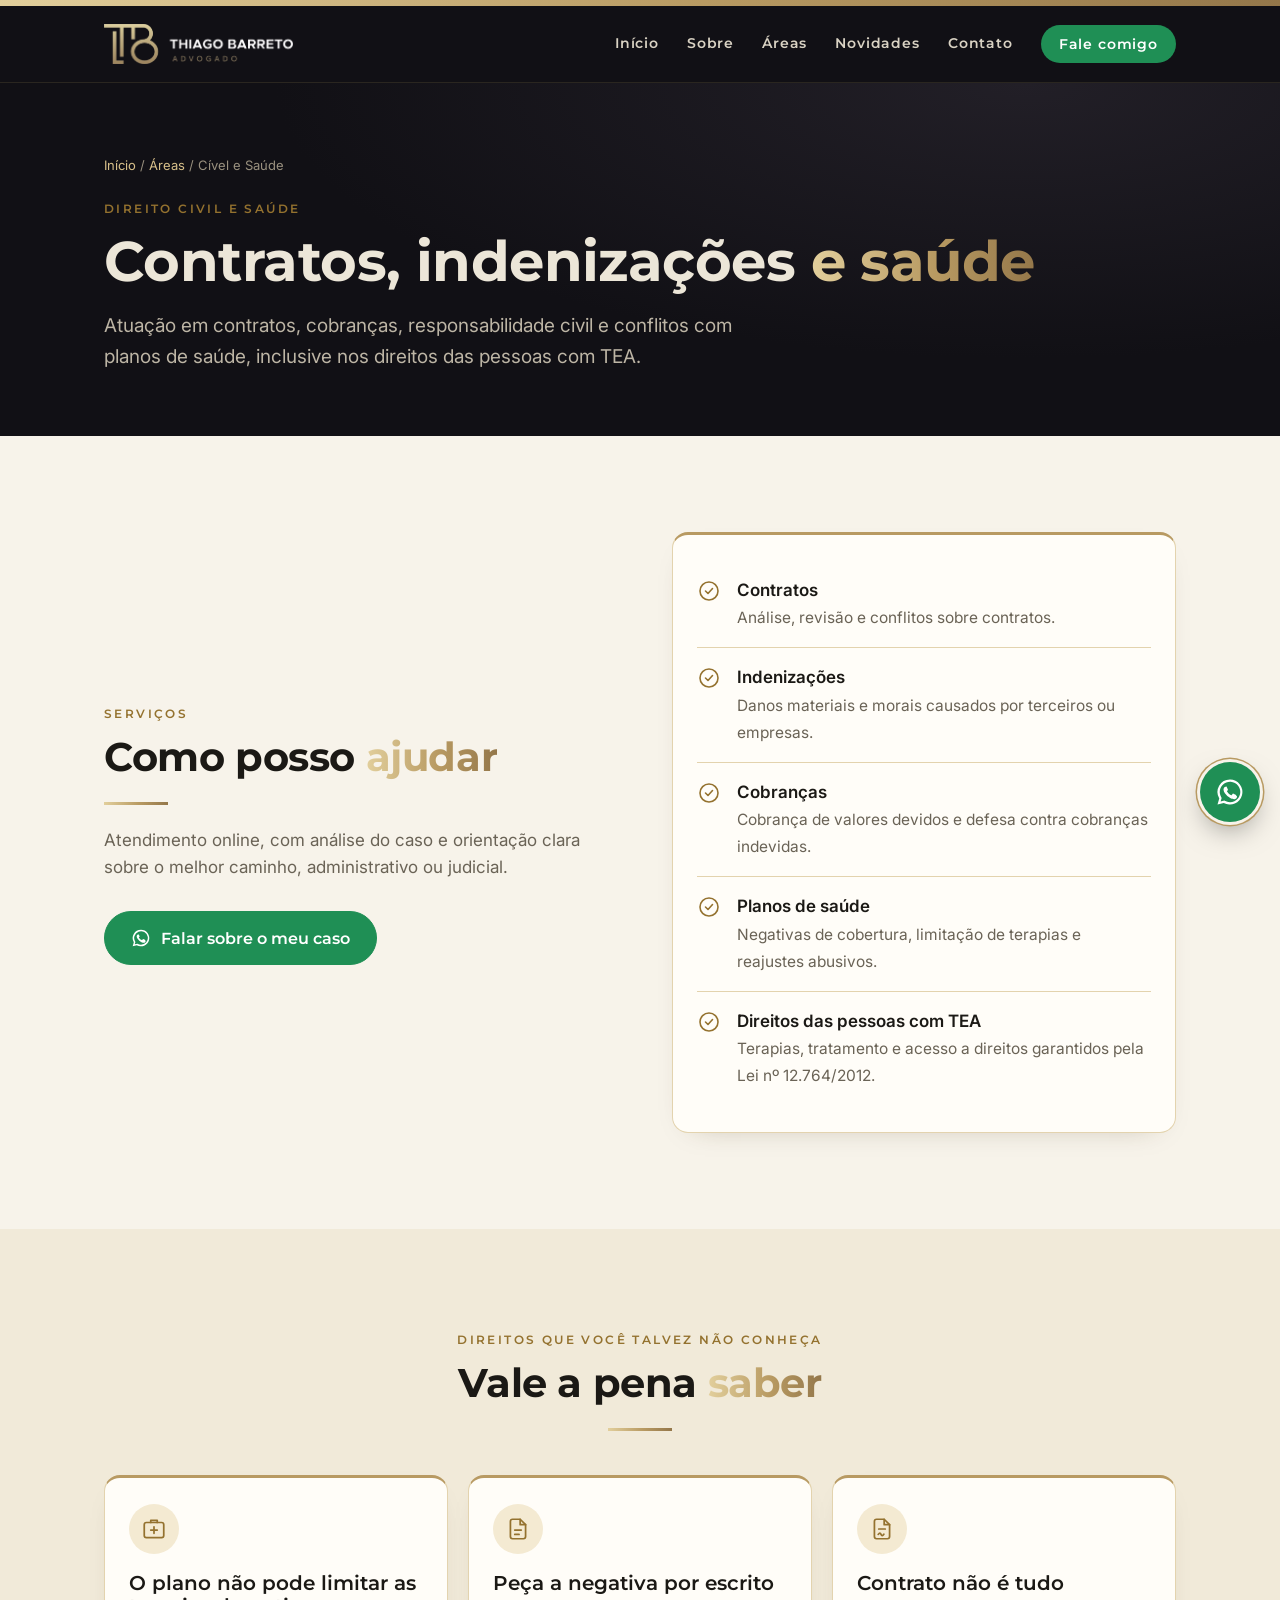
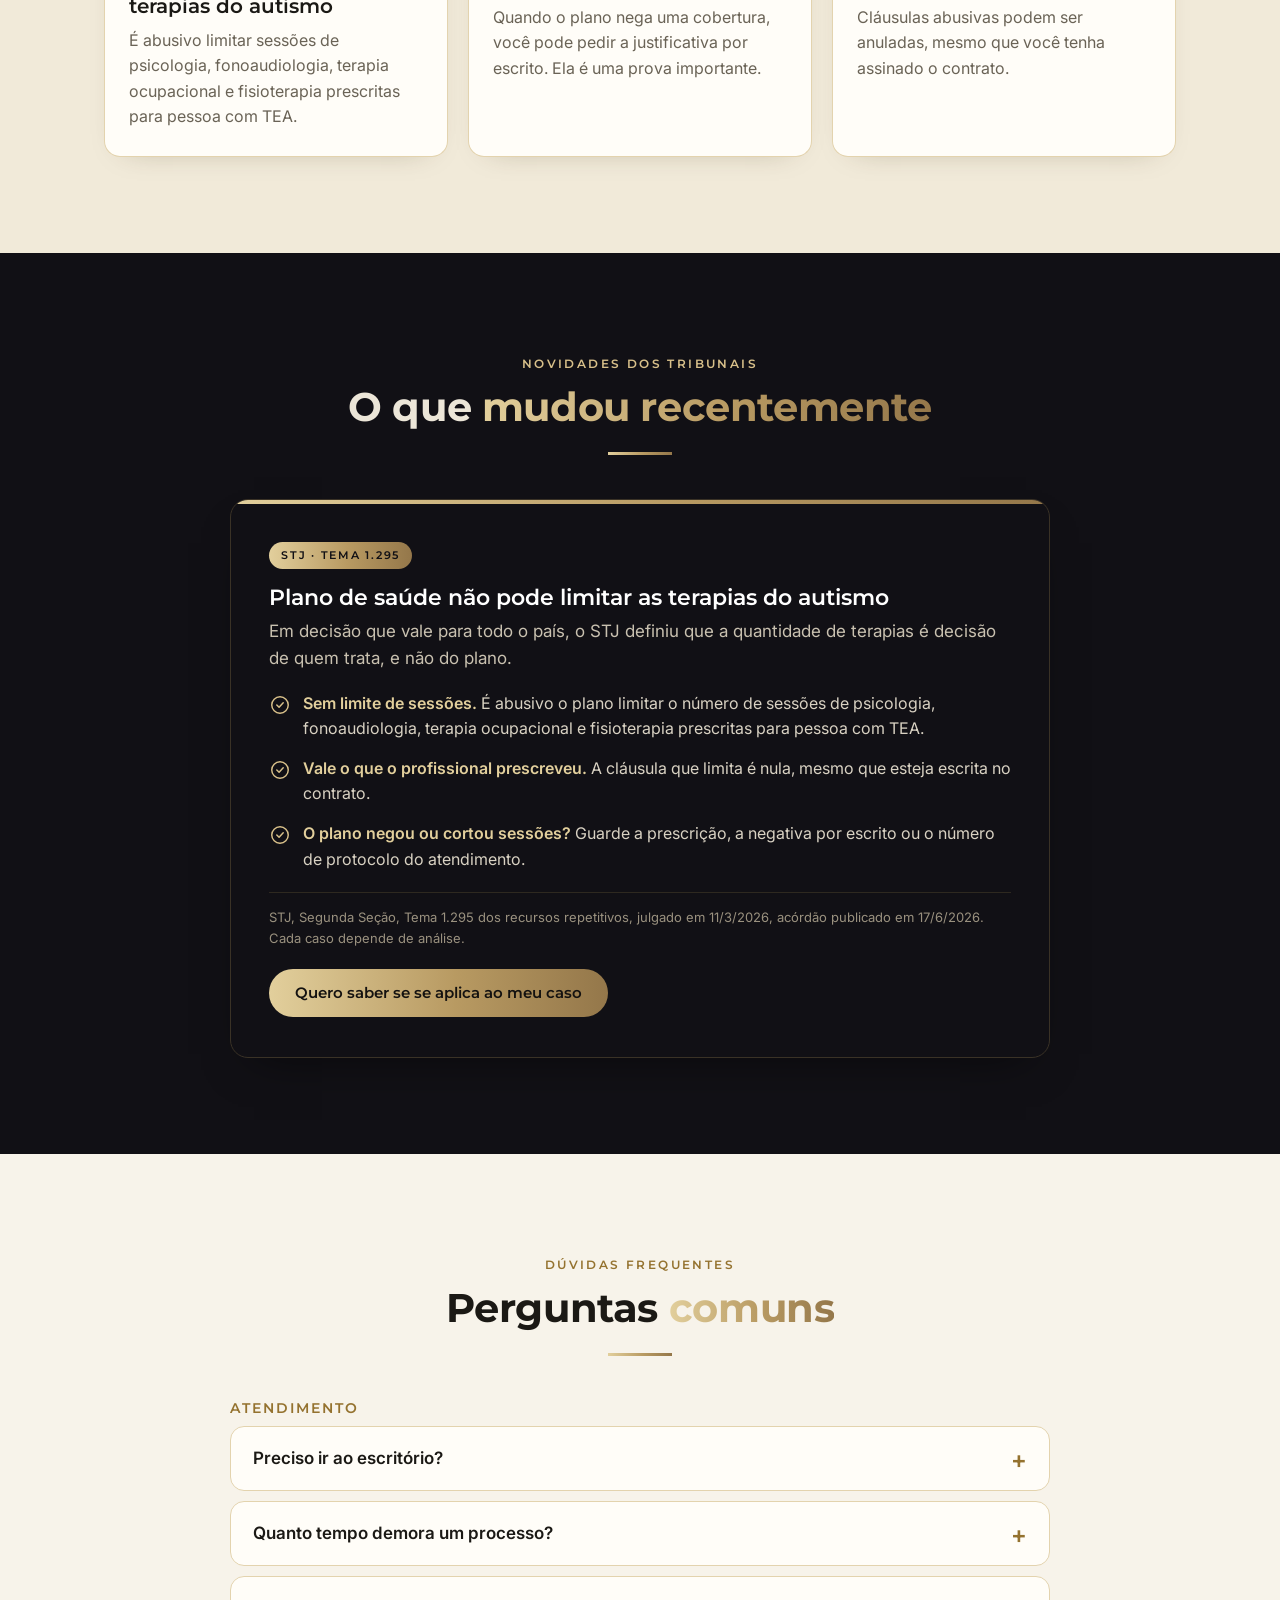
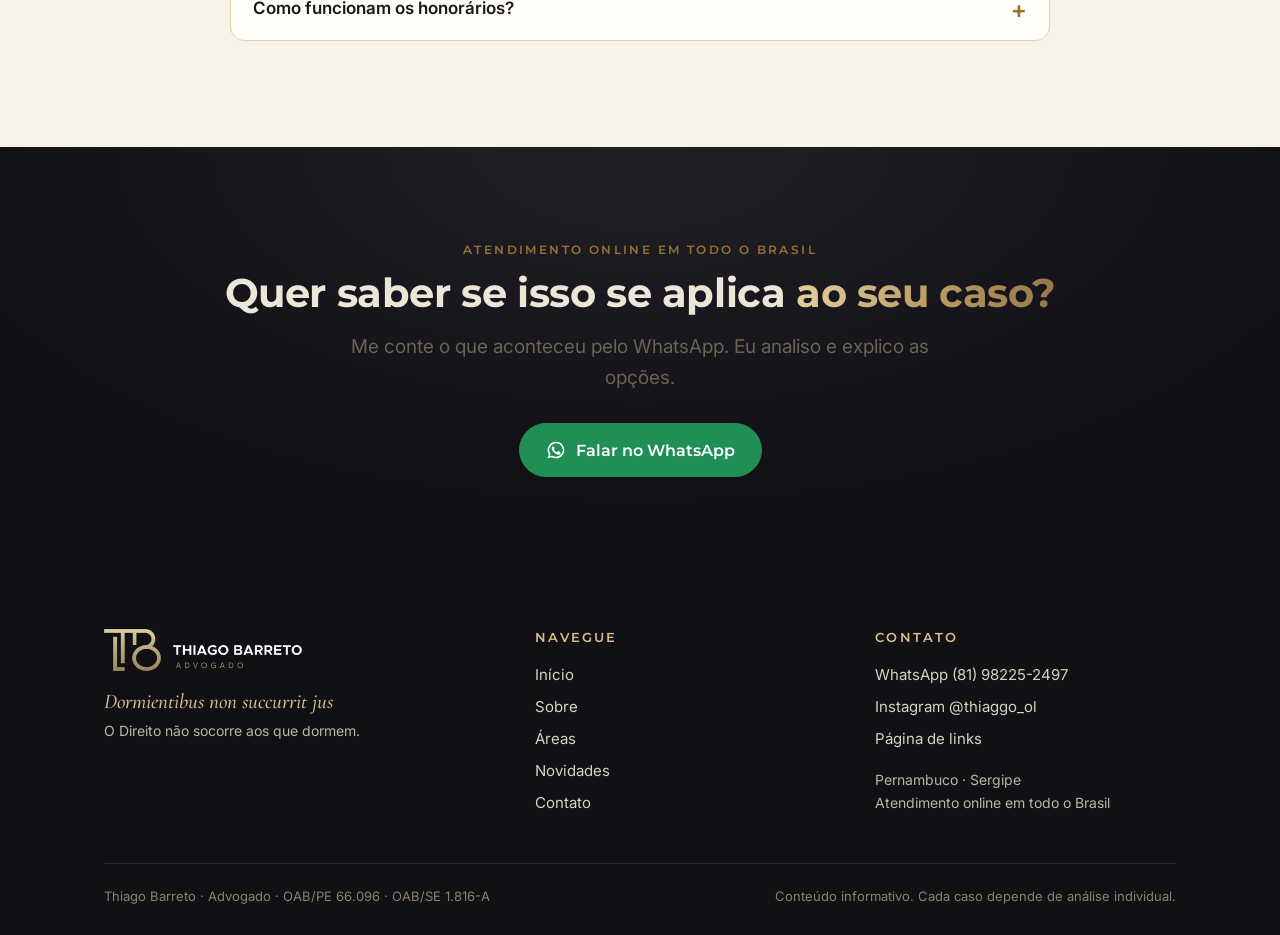
<file: civel.html>
<!DOCTYPE html>
<html lang="pt-BR">
<head>
<meta charset="utf-8">
<meta name="viewport" content="width=device-width, initial-scale=1">
<title>Cível e Saúde · Thiago Barreto Advogado</title>
<meta name="description" content="Advogado cível: contratos, indenizações, cobranças, planos de saúde e direitos das pessoas com TEA.">
<link rel="canonical" href="https://thiagobarretoadvogado.pages.dev/civel.html">
<meta name="theme-color" content="#111015">
<link rel="icon" type="image/png" href="img/icon.png">
<link rel="apple-touch-icon" href="img/icon.png">
<meta property="og:type" content="website">
<meta property="og:locale" content="pt_BR">
<meta property="og:site_name" content="Thiago Barreto · Advogado">
<meta property="og:url" content="https://thiagobarretoadvogado.pages.dev/civel.html">
<meta property="og:title" content="Cível e Saúde · Thiago Barreto Advogado">
<meta property="og:description" content="Advogado cível: contratos, indenizações, cobranças, planos de saúde e direitos das pessoas com TEA.">
<meta property="og:image" content="https://thiagobarretoadvogado.pages.dev/img/og.jpg">
<meta property="og:image:type" content="image/jpeg">
<meta property="og:image:width" content="1200">
<meta property="og:image:height" content="630">
<meta name="twitter:card" content="summary_large_image">
<link rel="preconnect" href="https://fonts.googleapis.com">
<link rel="preconnect" href="https://fonts.gstatic.com" crossorigin>
<link rel="stylesheet" href="https://fonts.googleapis.com/css2?family=Cormorant+Garamond:ital,wght@1,500&family=Montserrat:wght@500;600;700&family=Inter:wght@400;500;600&display=swap">
<link rel="stylesheet" href="css/site.css">
</head>
<body>
<a class="skip" href="#conteudo">Pular para o conteúdo</a>
<div class="bar"></div>
<header class="top"><div class="wrap">
  <a class="brand" href="index.html"><img src="img/logo.png" alt="TB · Thiago Barreto Advogado" width="769" height="163"></a>
  <nav class="nav desk" aria-label="Principal"><a href="index.html">Início</a><a href="sobre.html">Sobre</a><a href="areas.html">Áreas</a><a href="novidades.html">Novidades</a><a href="contato.html">Contato</a><a class="cta" href="https://wa.me/5581982252497?text=Ol%C3%A1%2C%20Dr.%20Thiago%21%20Vim%20pelo%20site%20e%20gostaria%20de%20uma%20orienta%C3%A7%C3%A3o." target="_blank" rel="noopener">Fale comigo</a></nav>
  <details class="menu"><summary>Menu</summary><nav class="nav" aria-label="Principal no celular"><a href="index.html">Início</a><a href="sobre.html">Sobre</a><a href="areas.html">Áreas</a><a href="novidades.html">Novidades</a><a href="contato.html">Contato</a><a class="cta" href="https://wa.me/5581982252497?text=Ol%C3%A1%2C%20Dr.%20Thiago%21%20Vim%20pelo%20site%20e%20gostaria%20de%20uma%20orienta%C3%A7%C3%A3o." target="_blank" rel="noopener">Fale comigo</a></nav></details>
</div></header>
<main id="conteudo">
<section class="phead"><div class="wrap">
  <div class="crumb"><a href="index.html">Início</a> / <a href="areas.html">Áreas</a> / Cível e Saúde</div>
  <span class="eyebrow">DIREITO CIVIL E SAÚDE</span>
  <h1>Contratos, indenizações <em>e saúde</em></h1>
  <p class="sub">Atuação em contratos, cobranças, responsabilidade civil e conflitos com planos de saúde, inclusive nos direitos das pessoas com TEA.</p>
</div></section>
<section class="sec"><div class="wrap split">
  <div><span class="eyebrow">SERVIÇOS</span><h2>Como posso <em>ajudar</em></h2><div class="rule"></div>
    <p style="color:var(--soft)">Atendimento online, com análise do caso e orientação clara sobre o melhor caminho, administrativo ou judicial.</p>
    <div class="btns"><a class="btn wa" href="https://wa.me/5581982252497?text=Ol%C3%A1%2C%20Dr.%20Thiago%21%20Vim%20pelo%20site.%20Gostaria%20de%20orienta%C3%A7%C3%A3o%20em%20uma%20quest%C3%A3o%20c%C3%ADvel%20ou%20de%20plano%20de%20sa%C3%BAde." target="_blank" rel="noopener"><svg viewBox="0 0 24 24" fill="currentColor" aria-hidden="true"><path d="M12 2a10 10 0 0 0-8.6 15.1L2 22l5-1.3A10 10 0 1 0 12 2Zm0 18.2a8.2 8.2 0 0 1-4.2-1.2l-.3-.2-3 .8.8-2.9-.2-.3A8.2 8.2 0 1 1 12 20.2Zm4.5-6.1c-.2-.1-1.5-.7-1.7-.8-.2-.1-.4-.1-.6.1l-.8 1c-.1.2-.3.2-.5.1a6.7 6.7 0 0 1-3.3-2.9c-.2-.4.2-.4.7-1.3.1-.2 0-.3 0-.4l-.8-1.8c-.2-.5-.4-.4-.6-.4h-.5a1 1 0 0 0-.7.3 3 3 0 0 0-.9 2.2 5.2 5.2 0 0 0 1.1 2.8 12 12 0 0 0 4.6 4c1.7.7 2.4.8 3.2.7.5-.1 1.5-.6 1.7-1.2.2-.6.2-1.1.2-1.2-.1-.1-.3-.2-.5-.3Z"/></svg>Falar sobre o meu caso</a></div></div>
  <div class="card"><ul class="list"><li><svg viewBox="0 0 24 24" fill="none" stroke="currentColor" stroke-width="1.6" stroke-linecap="round" stroke-linejoin="round" aria-hidden="true"><circle cx="12" cy="12" r="9"/><path d="m8.5 12 2.5 2.5 4.5-5"/></svg><b>Contratos</b><span>Análise, revisão e conflitos sobre contratos.</span></li><li><svg viewBox="0 0 24 24" fill="none" stroke="currentColor" stroke-width="1.6" stroke-linecap="round" stroke-linejoin="round" aria-hidden="true"><circle cx="12" cy="12" r="9"/><path d="m8.5 12 2.5 2.5 4.5-5"/></svg><b>Indenizações</b><span>Danos materiais e morais causados por terceiros ou empresas.</span></li><li><svg viewBox="0 0 24 24" fill="none" stroke="currentColor" stroke-width="1.6" stroke-linecap="round" stroke-linejoin="round" aria-hidden="true"><circle cx="12" cy="12" r="9"/><path d="m8.5 12 2.5 2.5 4.5-5"/></svg><b>Cobranças</b><span>Cobrança de valores devidos e defesa contra cobranças indevidas.</span></li><li><svg viewBox="0 0 24 24" fill="none" stroke="currentColor" stroke-width="1.6" stroke-linecap="round" stroke-linejoin="round" aria-hidden="true"><circle cx="12" cy="12" r="9"/><path d="m8.5 12 2.5 2.5 4.5-5"/></svg><b>Planos de saúde</b><span>Negativas de cobertura, limitação de terapias e reajustes abusivos.</span></li><li><svg viewBox="0 0 24 24" fill="none" stroke="currentColor" stroke-width="1.6" stroke-linecap="round" stroke-linejoin="round" aria-hidden="true"><circle cx="12" cy="12" r="9"/><path d="m8.5 12 2.5 2.5 4.5-5"/></svg><b>Direitos das pessoas com TEA</b><span>Terapias, tratamento e acesso a direitos garantidos pela Lei nº 12.764/2012.</span></li></ul></div>
</div></section>
<section class="sec ivory2"><div class="wrap">
  <div class="head center"><span class="eyebrow">DIREITOS QUE VOCÊ TALVEZ NÃO CONHEÇA</span><h2>Vale a pena <em>saber</em></h2><div class="rule"></div></div>
  <div class="grid g3"><div class="card"><div class="ic"><svg viewBox="0 0 24 24" fill="none" stroke="currentColor" stroke-width="1.6" stroke-linecap="round" stroke-linejoin="round" aria-hidden="true"><rect x="3" y="6" width="18" height="14" rx="2"/><path d="M9 6V4h6v2M12 10v6M9 13h6"/></svg></div><h3>O plano não pode limitar as terapias do autismo</h3><p>É abusivo limitar sessões de psicologia, fonoaudiologia, terapia ocupacional e fisioterapia prescritas para pessoa com TEA.</p></div><div class="card"><div class="ic"><svg viewBox="0 0 24 24" fill="none" stroke="currentColor" stroke-width="1.6" stroke-linecap="round" stroke-linejoin="round" aria-hidden="true"><path d="M14 3H7a2 2 0 0 0-2 2v14a2 2 0 0 0 2 2h10a2 2 0 0 0 2-2V8l-5-5Z"/><path d="M14 3v5h5M9 13h6M9 17h4"/></svg></div><h3>Peça a negativa por escrito</h3><p>Quando o plano nega uma cobertura, você pode pedir a justificativa por escrito. Ela é uma prova importante.</p></div><div class="card"><div class="ic"><svg viewBox="0 0 24 24" fill="none" stroke="currentColor" stroke-width="1.6" stroke-linecap="round" stroke-linejoin="round" aria-hidden="true"><path d="M14 3H7a2 2 0 0 0-2 2v14a2 2 0 0 0 2 2h10a2 2 0 0 0 2-2V8l-5-5Z"/><path d="M14 3v5h5M8.5 17c1.2-1.5 2-1.5 2.6 0s1.5 1.4 2.6-.2M9 12h6"/></svg></div><h3>Contrato não é tudo</h3><p>Cláusulas abusivas podem ser anuladas, mesmo que você tenha assinado o contrato.</p></div></div>
</div></section>
<section class="sec dark"><div class="wrap">
  <div class="head center"><span class="eyebrow">NOVIDADES DOS TRIBUNAIS</span><h2>O que <em>mudou recentemente</em></h2><div class="rule"></div></div>
  <div class="grid " style="max-width:820px;margin:0 auto"><article class="ncard big" id="tema-1295"><span class="tag">STJ · TEMA 1.295</span><h3>Plano de saúde não pode limitar as terapias do autismo</h3><p>Em decisão que vale para todo o país, o STJ definiu que a quantidade de terapias é decisão de quem trata, e não do plano.</p><ul><li><svg viewBox="0 0 24 24" fill="none" stroke="currentColor" stroke-width="1.6" stroke-linecap="round" stroke-linejoin="round" aria-hidden="true"><circle cx="12" cy="12" r="9"/><path d="m8.5 12 2.5 2.5 4.5-5"/></svg><b>Sem limite de sessões.</b> É abusivo o plano limitar o número de sessões de psicologia, fonoaudiologia, terapia ocupacional e fisioterapia prescritas para pessoa com TEA.</li><li><svg viewBox="0 0 24 24" fill="none" stroke="currentColor" stroke-width="1.6" stroke-linecap="round" stroke-linejoin="round" aria-hidden="true"><circle cx="12" cy="12" r="9"/><path d="m8.5 12 2.5 2.5 4.5-5"/></svg><b>Vale o que o profissional prescreveu.</b> A cláusula que limita é nula, mesmo que esteja escrita no contrato.</li><li><svg viewBox="0 0 24 24" fill="none" stroke="currentColor" stroke-width="1.6" stroke-linecap="round" stroke-linejoin="round" aria-hidden="true"><circle cx="12" cy="12" r="9"/><path d="m8.5 12 2.5 2.5 4.5-5"/></svg><b>O plano negou ou cortou sessões?</b> Guarde a prescrição, a negativa por escrito ou o número de protocolo do atendimento.</li></ul><p class="src">STJ, Segunda Seção, Tema 1.295 dos recursos repetitivos, julgado em 11/3/2026, acórdão publicado em 17/6/2026. Cada caso depende de análise.</p><div class="btns" style="margin-top:0"><a class="btn gold" href="https://wa.me/5581982252497?text=Ol%C3%A1%2C%20Dr.%20Thiago%21%20Vim%20pelo%20site.%20O%20plano%20de%20sa%C3%BAde%20est%C3%A1%20limitando%20ou%20negando%20terapias%20para%20autismo%20e%20gostaria%20de%20uma%20orienta%C3%A7%C3%A3o." target="_blank" rel="noopener">Quero saber se se aplica ao meu caso</a></div></article></div>
</div></section>
<section class="sec"><div class="wrap">
  <div class="head center"><span class="eyebrow">DÚVIDAS FREQUENTES</span><h2>Perguntas <em>comuns</em></h2><div class="rule"></div></div>
  <div class="faq"><h3>Atendimento</h3><details><summary>Preciso ir ao escritório?</summary><p>Não. O atendimento, o envio de documentos e o acompanhamento do processo podem ser feitos de forma online, para clientes de todo o Brasil.</p></details><details><summary>Quanto tempo demora um processo?</summary><p>Depende do tipo de ação e do tribunal. Causas de menor valor costumam tramitar nos Juizados Especiais, que tendem a ser mais rápidos. Você acompanha cada etapa.</p></details><details><summary>Como funcionam os honorários?</summary><p>Depois da análise do caso, você recebe uma proposta clara e por escrito, antes de qualquer contratação.</p></details></div>
</div></section>
<section class="cta"><div class="wrap">
  <span class="eyebrow">ATENDIMENTO ONLINE EM TODO O BRASIL</span>
  <h2>Quer saber se isso se aplica <em>ao seu caso?</em></h2>
  <p class="sub" style="margin:16px auto 0">Me conte o que aconteceu pelo WhatsApp. Eu analiso e explico as opções.</p>
  <div class="btns"><a class="btn wa" href="https://wa.me/5581982252497?text=Ol%C3%A1%2C%20Dr.%20Thiago%21%20Vim%20pelo%20site.%20Gostaria%20de%20orienta%C3%A7%C3%A3o%20em%20uma%20quest%C3%A3o%20c%C3%ADvel%20ou%20de%20plano%20de%20sa%C3%BAde." target="_blank" rel="noopener"><svg viewBox="0 0 24 24" fill="currentColor" aria-hidden="true"><path d="M12 2a10 10 0 0 0-8.6 15.1L2 22l5-1.3A10 10 0 1 0 12 2Zm0 18.2a8.2 8.2 0 0 1-4.2-1.2l-.3-.2-3 .8.8-2.9-.2-.3A8.2 8.2 0 1 1 12 20.2Zm4.5-6.1c-.2-.1-1.5-.7-1.7-.8-.2-.1-.4-.1-.6.1l-.8 1c-.1.2-.3.2-.5.1a6.7 6.7 0 0 1-3.3-2.9c-.2-.4.2-.4.7-1.3.1-.2 0-.3 0-.4l-.8-1.8c-.2-.5-.4-.4-.6-.4h-.5a1 1 0 0 0-.7.3 3 3 0 0 0-.9 2.2 5.2 5.2 0 0 0 1.1 2.8 12 12 0 0 0 4.6 4c1.7.7 2.4.8 3.2.7.5-.1 1.5-.6 1.7-1.2.2-.6.2-1.1.2-1.2-.1-.1-.3-.2-.5-.3Z"/></svg>Falar no WhatsApp</a></div>
</div></section>
</main>
<footer><div class="wrap">
  <div class="cols">
    <div><img class="logo" src="img/logo.png" alt="TB · Thiago Barreto Advogado" width="769" height="163">
      <p class="lat" style="font-size:21px">Dormientibus non succurrit jus</p>
      <p style="margin:6px 0 0;font-size:14px">O Direito não socorre aos que dormem.</p></div>
    <div><h4>NAVEGUE</h4><a href="index.html">Início</a><a href="sobre.html">Sobre</a><a href="areas.html">Áreas</a><a href="novidades.html">Novidades</a><a href="contato.html">Contato</a></div>
    <div><h4>CONTATO</h4><a href="https://wa.me/5581982252497?text=Ol%C3%A1%2C%20Dr.%20Thiago%21%20Vim%20pelo%20site%20e%20gostaria%20de%20uma%20orienta%C3%A7%C3%A3o." target="_blank" rel="noopener">WhatsApp (81) 98225-2497</a><a href="https://www.instagram.com/thiaggo_ol/" target="_blank" rel="noopener">Instagram @thiaggo_ol</a><a href="https://thiagobarretoadv.pages.dev" target="_blank" rel="noopener">Página de links</a>
      <p style="margin:14px 0 0;font-size:14px">Pernambuco · Sergipe<br>Atendimento online em todo o Brasil</p></div>
  </div>
  <div class="legal"><span>Thiago Barreto · Advogado · OAB/PE 66.096 · OAB/SE 1.816-A</span><span>Conteúdo informativo. Cada caso depende de análise individual.</span></div>
</div></footer>
<a class="fab" href="https://wa.me/5581982252497?text=Ol%C3%A1%2C%20Dr.%20Thiago%21%20Vim%20pelo%20site%20e%20gostaria%20de%20uma%20orienta%C3%A7%C3%A3o." target="_blank" rel="noopener" aria-label="Falar no WhatsApp"><svg viewBox="0 0 24 24" fill="currentColor" aria-hidden="true"><path d="M12 2a10 10 0 0 0-8.6 15.1L2 22l5-1.3A10 10 0 1 0 12 2Zm0 18.2a8.2 8.2 0 0 1-4.2-1.2l-.3-.2-3 .8.8-2.9-.2-.3A8.2 8.2 0 1 1 12 20.2Zm4.5-6.1c-.2-.1-1.5-.7-1.7-.8-.2-.1-.4-.1-.6.1l-.8 1c-.1.2-.3.2-.5.1a6.7 6.7 0 0 1-3.3-2.9c-.2-.4.2-.4.7-1.3.1-.2 0-.3 0-.4l-.8-1.8c-.2-.5-.4-.4-.6-.4h-.5a1 1 0 0 0-.7.3 3 3 0 0 0-.9 2.2 5.2 5.2 0 0 0 1.1 2.8 12 12 0 0 0 4.6 4c1.7.7 2.4.8 3.2.7.5-.1 1.5-.6 1.7-1.2.2-.6.2-1.1.2-1.2-.1-.1-.3-.2-.5-.3Z"/></svg></a>
</body>
</html>
</file>
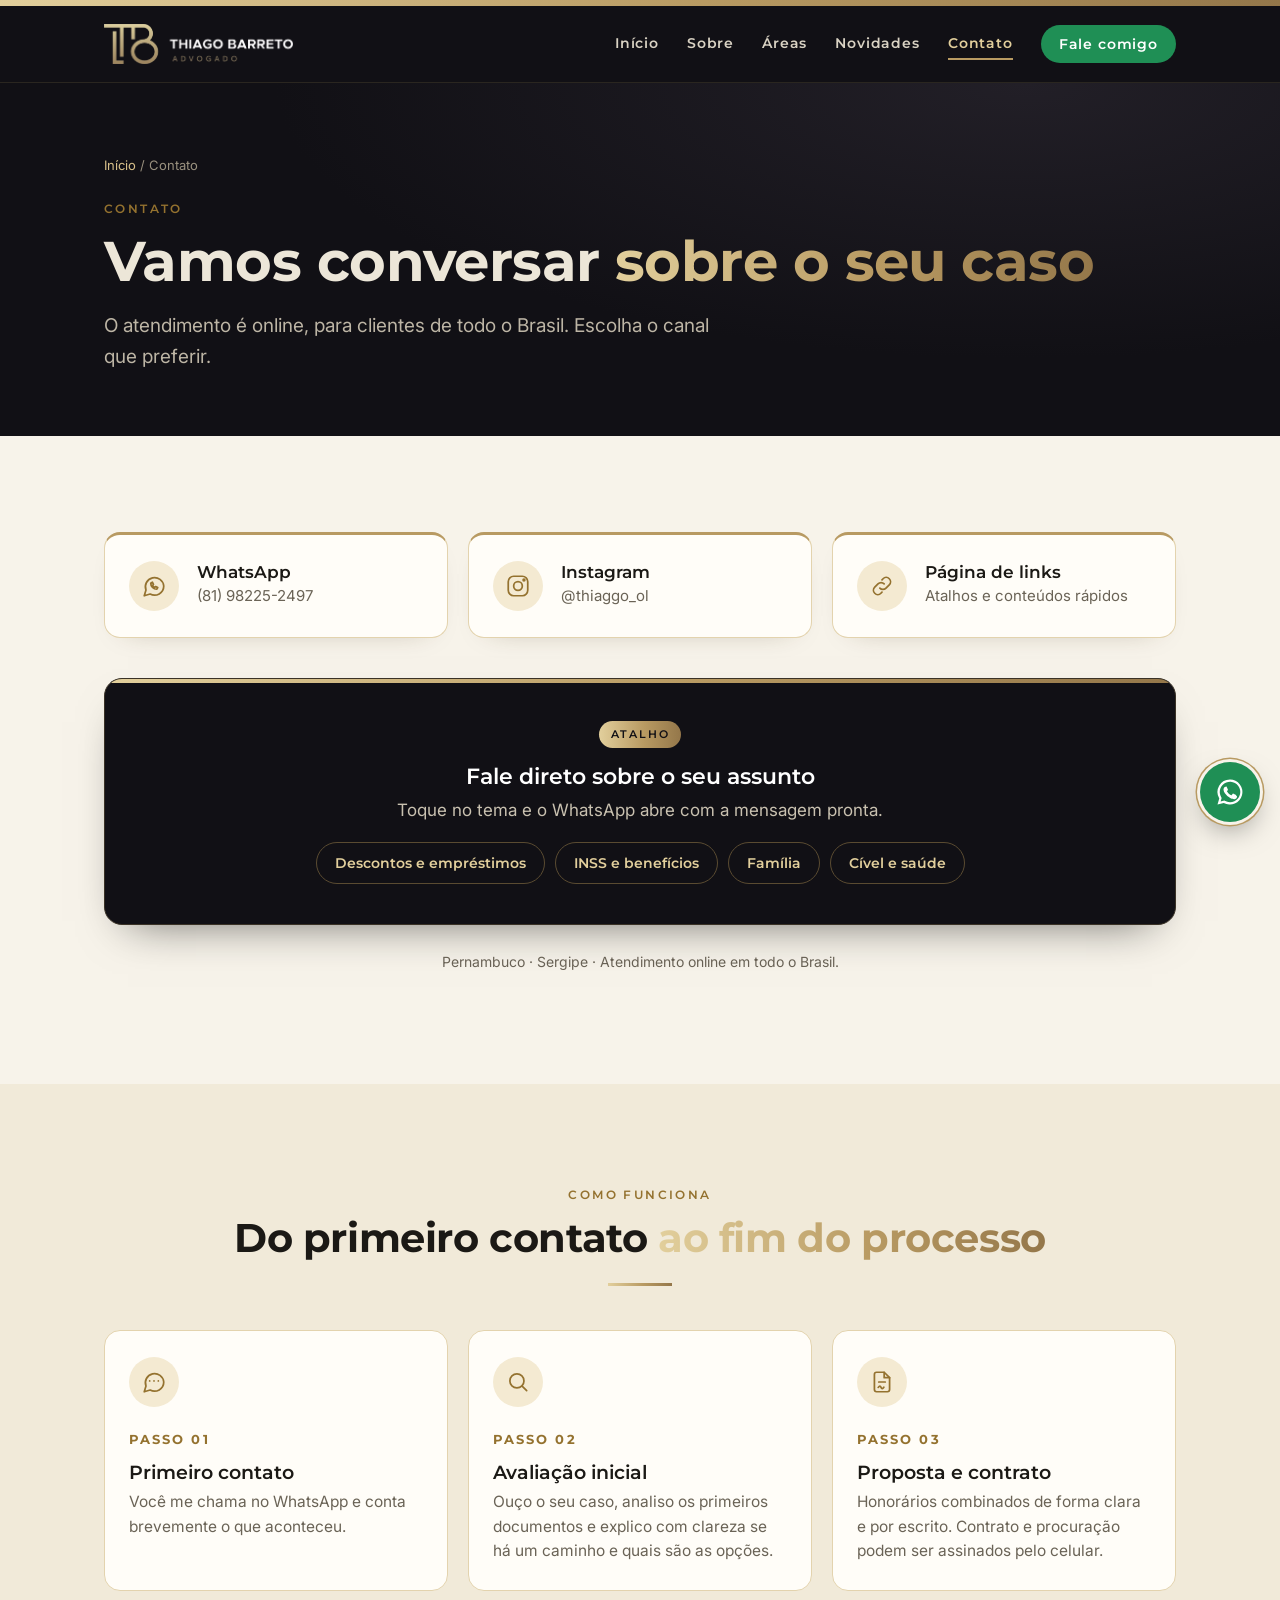
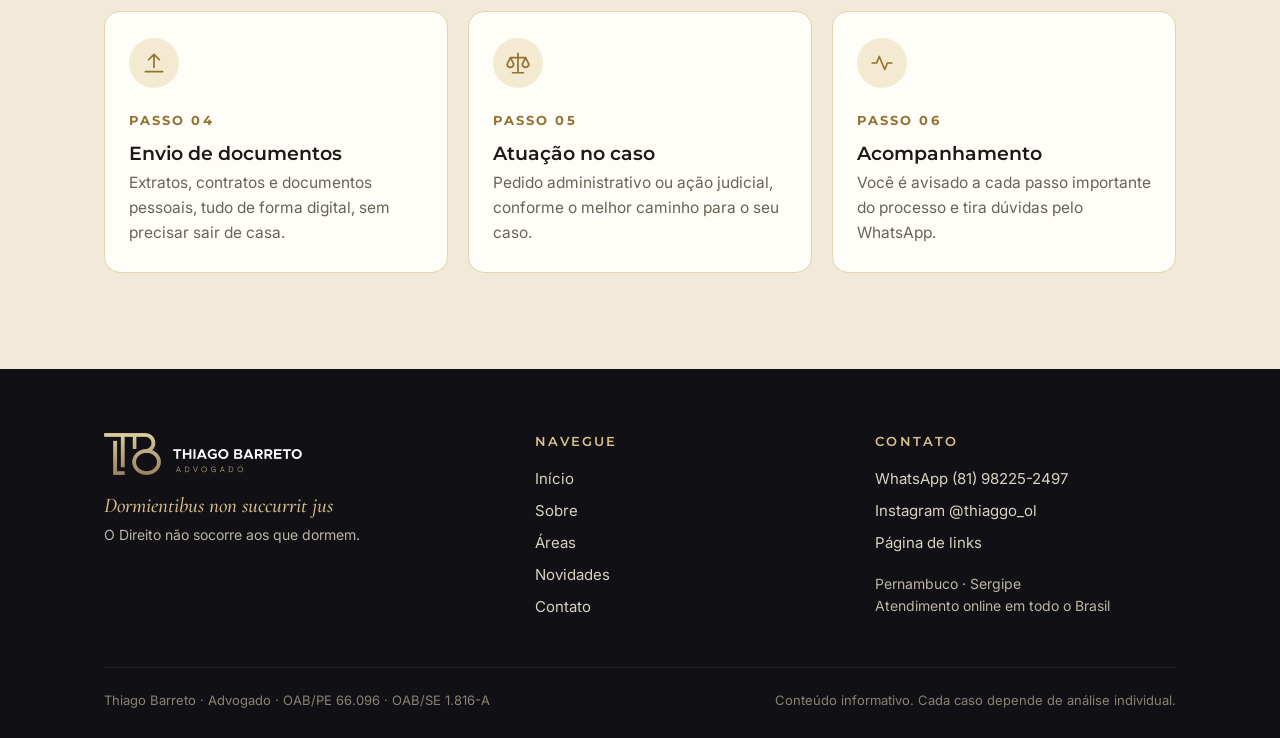
<file: contato.html>
<!DOCTYPE html>
<html lang="pt-BR">
<head>
<meta charset="utf-8">
<meta name="viewport" content="width=device-width, initial-scale=1">
<title>Contato · Thiago Barreto Advogado</title>
<meta name="description" content="Fale com Thiago Barreto, advogado, pelo WhatsApp (81) 98225-2497 ou pelo Instagram. Atendimento online em todo o Brasil.">
<link rel="canonical" href="https://thiagobarretoadvogado.pages.dev/contato.html">
<meta name="theme-color" content="#111015">
<link rel="icon" type="image/png" href="img/icon.png">
<link rel="apple-touch-icon" href="img/icon.png">
<meta property="og:type" content="website">
<meta property="og:locale" content="pt_BR">
<meta property="og:site_name" content="Thiago Barreto · Advogado">
<meta property="og:url" content="https://thiagobarretoadvogado.pages.dev/contato.html">
<meta property="og:title" content="Contato · Thiago Barreto Advogado">
<meta property="og:description" content="Fale com Thiago Barreto, advogado, pelo WhatsApp (81) 98225-2497 ou pelo Instagram. Atendimento online em todo o Brasil.">
<meta property="og:image" content="https://thiagobarretoadvogado.pages.dev/img/og.jpg">
<meta property="og:image:type" content="image/jpeg">
<meta property="og:image:width" content="1200">
<meta property="og:image:height" content="630">
<meta name="twitter:card" content="summary_large_image">
<link rel="preconnect" href="https://fonts.googleapis.com">
<link rel="preconnect" href="https://fonts.gstatic.com" crossorigin>
<link rel="stylesheet" href="https://fonts.googleapis.com/css2?family=Cormorant+Garamond:ital,wght@1,500&family=Montserrat:wght@500;600;700&family=Inter:wght@400;500;600&display=swap">
<link rel="stylesheet" href="css/site.css">
</head>
<body>
<a class="skip" href="#conteudo">Pular para o conteúdo</a>
<div class="bar"></div>
<header class="top"><div class="wrap">
  <a class="brand" href="index.html"><img src="img/logo.png" alt="TB · Thiago Barreto Advogado" width="769" height="163"></a>
  <nav class="nav desk" aria-label="Principal"><a href="index.html">Início</a><a href="sobre.html">Sobre</a><a href="areas.html">Áreas</a><a href="novidades.html">Novidades</a><a href="contato.html" aria-current="page">Contato</a><a class="cta" href="https://wa.me/5581982252497?text=Ol%C3%A1%2C%20Dr.%20Thiago%21%20Vim%20pelo%20site%20e%20gostaria%20de%20uma%20orienta%C3%A7%C3%A3o." target="_blank" rel="noopener">Fale comigo</a></nav>
  <details class="menu"><summary>Menu</summary><nav class="nav" aria-label="Principal no celular"><a href="index.html">Início</a><a href="sobre.html">Sobre</a><a href="areas.html">Áreas</a><a href="novidades.html">Novidades</a><a href="contato.html" aria-current="page">Contato</a><a class="cta" href="https://wa.me/5581982252497?text=Ol%C3%A1%2C%20Dr.%20Thiago%21%20Vim%20pelo%20site%20e%20gostaria%20de%20uma%20orienta%C3%A7%C3%A3o." target="_blank" rel="noopener">Fale comigo</a></nav></details>
</div></header>
<main id="conteudo">
<section class="phead"><div class="wrap">
  <div class="crumb"><a href="index.html">Início</a> / Contato</div>
  <span class="eyebrow">CONTATO</span>
  <h1>Vamos conversar <em>sobre o seu caso</em></h1>
  <p class="sub">O atendimento é online, para clientes de todo o Brasil. Escolha o canal que preferir.</p>
</div></section>
<section class="sec"><div class="wrap">
  <div class="grid g3 contact">
    <a class="card" href="https://wa.me/5581982252497?text=Ol%C3%A1%2C%20Dr.%20Thiago%21%20Vim%20pelo%20site%20e%20gostaria%20de%20uma%20orienta%C3%A7%C3%A3o." target="_blank" rel="noopener"><div class="ic"><svg viewBox="0 0 24 24" fill="none" stroke="currentColor" stroke-width="1.6" stroke-linecap="round" stroke-linejoin="round" aria-hidden="true"><path d="M21 12a8.5 8.5 0 0 1-12.6 7.4L3 21l1.6-5.2A8.5 8.5 0 1 1 21 12Z"/><path d="M9 9.5c0 3 2.5 5.5 5.5 5.5l1-1.5-2-1-1 .8a4 4 0 0 1-1.8-1.8l.8-1-1-2L9 9.5Z"/></svg></div><div><b>WhatsApp</b><span>(81) 98225-2497</span></div></a>
    <a class="card" href="https://www.instagram.com/thiaggo_ol/" target="_blank" rel="noopener"><div class="ic"><svg viewBox="0 0 24 24" fill="none" stroke="currentColor" stroke-width="1.6" stroke-linecap="round" stroke-linejoin="round" aria-hidden="true"><rect x="3" y="3" width="18" height="18" rx="5"/><circle cx="12" cy="12" r="4"/><circle cx="17.5" cy="6.5" r=".8"/></svg></div><div><b>Instagram</b><span>@thiaggo_ol</span></div></a>
    <a class="card" href="https://thiagobarretoadv.pages.dev" target="_blank" rel="noopener"><div class="ic"><svg viewBox="0 0 24 24" fill="none" stroke="currentColor" stroke-width="1.6" stroke-linecap="round" stroke-linejoin="round" aria-hidden="true"><path d="M10 14a4 4 0 0 0 5.7 0l3-3a4 4 0 0 0-5.7-5.7l-1 1M14 10a4 4 0 0 0-5.7 0l-3 3a4 4 0 0 0 5.7 5.7l1-1"/></svg></div><div><b>Página de links</b><span>Atalhos e conteúdos rápidos</span></div></a>
  </div>
  <div class="ncard big" style="margin-top:40px;text-align:center">
    <span class="tag">ATALHO</span><h3>Fale direto sobre o seu assunto</h3><p>Toque no tema e o WhatsApp abre com a mensagem pronta.</p>
    <div class="chips"><a href="https://wa.me/5581982252497?text=Ol%C3%A1%2C%20Dr.%20Thiago%21%20Vim%20pelo%20site.%20Tenho%20um%20desconto%20ou%20empr%C3%A9stimo%20que%20n%C3%A3o%20reconhe%C3%A7o%20e%20gostaria%20de%20uma%20an%C3%A1lise." target="_blank" rel="noopener">Descontos e empréstimos</a><a href="https://wa.me/5581982252497?text=Ol%C3%A1%2C%20Dr.%20Thiago%21%20Vim%20pelo%20site.%20Preciso%20de%20orienta%C3%A7%C3%A3o%20sobre%20um%20benef%C3%ADcio%20do%20INSS." target="_blank" rel="noopener">INSS e benefícios</a><a href="https://wa.me/5581982252497?text=Ol%C3%A1%2C%20Dr.%20Thiago%21%20Vim%20pelo%20site.%20Gostaria%20de%20orienta%C3%A7%C3%A3o%20em%20uma%20quest%C3%A3o%20de%20fam%C3%ADlia." target="_blank" rel="noopener">Família</a><a href="https://wa.me/5581982252497?text=Ol%C3%A1%2C%20Dr.%20Thiago%21%20Vim%20pelo%20site.%20Gostaria%20de%20orienta%C3%A7%C3%A3o%20em%20uma%20quest%C3%A3o%20c%C3%ADvel%20ou%20de%20plano%20de%20sa%C3%BAde." target="_blank" rel="noopener">Cível e saúde</a></div>
  </div>
  <p class="note">Pernambuco · Sergipe · Atendimento online em todo o Brasil.</p>
</div></section>
<section class="sec ivory2"><div class="wrap">
  <div class="head center"><span class="eyebrow">COMO FUNCIONA</span><h2>Do primeiro contato <em>ao fim do processo</em></h2><div class="rule"></div></div>
  <ol class="steps"><li><div class="ic"><svg viewBox="0 0 24 24" fill="none" stroke="currentColor" stroke-width="1.6" stroke-linecap="round" stroke-linejoin="round" aria-hidden="true"><path d="M21 12a8.5 8.5 0 0 1-12.6 7.4L3 21l1.6-5.2A8.5 8.5 0 1 1 21 12Z"/><path d="M8 11h.01M12 11h.01M16 11h.01"/></svg></div><span class="n">PASSO 01</span><h3>Primeiro contato</h3><p>Você me chama no WhatsApp e conta brevemente o que aconteceu.</p></li><li><div class="ic"><svg viewBox="0 0 24 24" fill="none" stroke="currentColor" stroke-width="1.6" stroke-linecap="round" stroke-linejoin="round" aria-hidden="true"><circle cx="11" cy="11" r="6.5"/><path d="m20 20-4.2-4.2"/></svg></div><span class="n">PASSO 02</span><h3>Avaliação inicial</h3><p>Ouço o seu caso, analiso os primeiros documentos e explico com clareza se há um caminho e quais são as opções.</p></li><li><div class="ic"><svg viewBox="0 0 24 24" fill="none" stroke="currentColor" stroke-width="1.6" stroke-linecap="round" stroke-linejoin="round" aria-hidden="true"><path d="M14 3H7a2 2 0 0 0-2 2v14a2 2 0 0 0 2 2h10a2 2 0 0 0 2-2V8l-5-5Z"/><path d="M14 3v5h5M8.5 17c1.2-1.5 2-1.5 2.6 0s1.5 1.4 2.6-.2M9 12h6"/></svg></div><span class="n">PASSO 03</span><h3>Proposta e contrato</h3><p>Honorários combinados de forma clara e por escrito. Contrato e procuração podem ser assinados pelo celular.</p></li><li><div class="ic"><svg viewBox="0 0 24 24" fill="none" stroke="currentColor" stroke-width="1.6" stroke-linecap="round" stroke-linejoin="round" aria-hidden="true"><path d="M12 16V4M7 9l5-5 5 5M4 20h16"/></svg></div><span class="n">PASSO 04</span><h3>Envio de documentos</h3><p>Extratos, contratos e documentos pessoais, tudo de forma digital, sem precisar sair de casa.</p></li><li><div class="ic"><svg viewBox="0 0 24 24" fill="none" stroke="currentColor" stroke-width="1.6" stroke-linecap="round" stroke-linejoin="round" aria-hidden="true"><path d="M12 3v18M7 21h10M5 7h14M5 7l-3 6a3 3 0 0 0 6 0L5 7ZM19 7l-3 6a3 3 0 0 0 6 0l-3-6Z"/></svg></div><span class="n">PASSO 05</span><h3>Atuação no caso</h3><p>Pedido administrativo ou ação judicial, conforme o melhor caminho para o seu caso.</p></li><li><div class="ic"><svg viewBox="0 0 24 24" fill="none" stroke="currentColor" stroke-width="1.6" stroke-linecap="round" stroke-linejoin="round" aria-hidden="true"><path d="M3 12h4l2.5-6 5 12L17 12h4"/></svg></div><span class="n">PASSO 06</span><h3>Acompanhamento</h3><p>Você é avisado a cada passo importante do processo e tira dúvidas pelo WhatsApp.</p></li></ol>
</div></section>
</main>
<footer><div class="wrap">
  <div class="cols">
    <div><img class="logo" src="img/logo.png" alt="TB · Thiago Barreto Advogado" width="769" height="163">
      <p class="lat" style="font-size:21px">Dormientibus non succurrit jus</p>
      <p style="margin:6px 0 0;font-size:14px">O Direito não socorre aos que dormem.</p></div>
    <div><h4>NAVEGUE</h4><a href="index.html">Início</a><a href="sobre.html">Sobre</a><a href="areas.html">Áreas</a><a href="novidades.html">Novidades</a><a href="contato.html">Contato</a></div>
    <div><h4>CONTATO</h4><a href="https://wa.me/5581982252497?text=Ol%C3%A1%2C%20Dr.%20Thiago%21%20Vim%20pelo%20site%20e%20gostaria%20de%20uma%20orienta%C3%A7%C3%A3o." target="_blank" rel="noopener">WhatsApp (81) 98225-2497</a><a href="https://www.instagram.com/thiaggo_ol/" target="_blank" rel="noopener">Instagram @thiaggo_ol</a><a href="https://thiagobarretoadv.pages.dev" target="_blank" rel="noopener">Página de links</a>
      <p style="margin:14px 0 0;font-size:14px">Pernambuco · Sergipe<br>Atendimento online em todo o Brasil</p></div>
  </div>
  <div class="legal"><span>Thiago Barreto · Advogado · OAB/PE 66.096 · OAB/SE 1.816-A</span><span>Conteúdo informativo. Cada caso depende de análise individual.</span></div>
</div></footer>
<a class="fab" href="https://wa.me/5581982252497?text=Ol%C3%A1%2C%20Dr.%20Thiago%21%20Vim%20pelo%20site%20e%20gostaria%20de%20uma%20orienta%C3%A7%C3%A3o." target="_blank" rel="noopener" aria-label="Falar no WhatsApp"><svg viewBox="0 0 24 24" fill="currentColor" aria-hidden="true"><path d="M12 2a10 10 0 0 0-8.6 15.1L2 22l5-1.3A10 10 0 1 0 12 2Zm0 18.2a8.2 8.2 0 0 1-4.2-1.2l-.3-.2-3 .8.8-2.9-.2-.3A8.2 8.2 0 1 1 12 20.2Zm4.5-6.1c-.2-.1-1.5-.7-1.7-.8-.2-.1-.4-.1-.6.1l-.8 1c-.1.2-.3.2-.5.1a6.7 6.7 0 0 1-3.3-2.9c-.2-.4.2-.4.7-1.3.1-.2 0-.3 0-.4l-.8-1.8c-.2-.5-.4-.4-.6-.4h-.5a1 1 0 0 0-.7.3 3 3 0 0 0-.9 2.2 5.2 5.2 0 0 0 1.1 2.8 12 12 0 0 0 4.6 4c1.7.7 2.4.8 3.2.7.5-.1 1.5-.6 1.7-1.2.2-.6.2-1.1.2-1.2-.1-.1-.3-.2-.5-.3Z"/></svg></a>
</body>
</html>
</file>
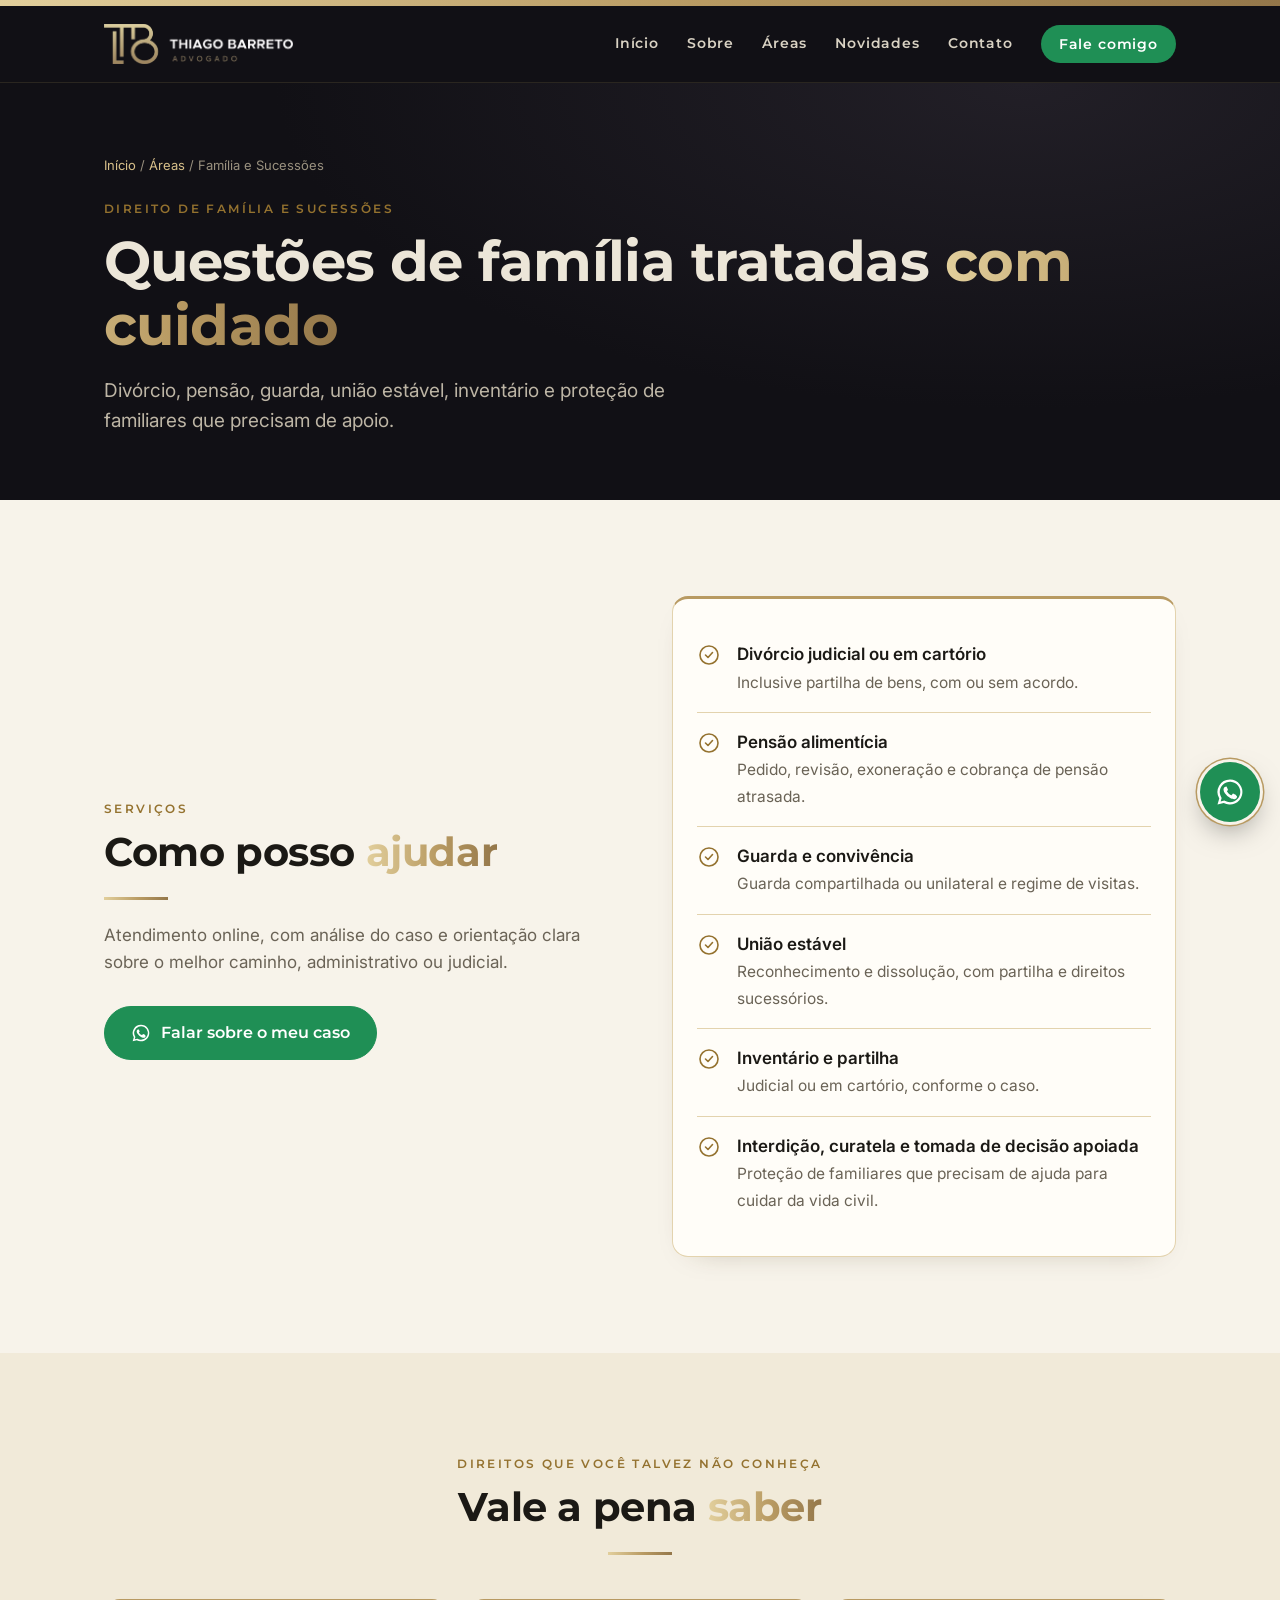
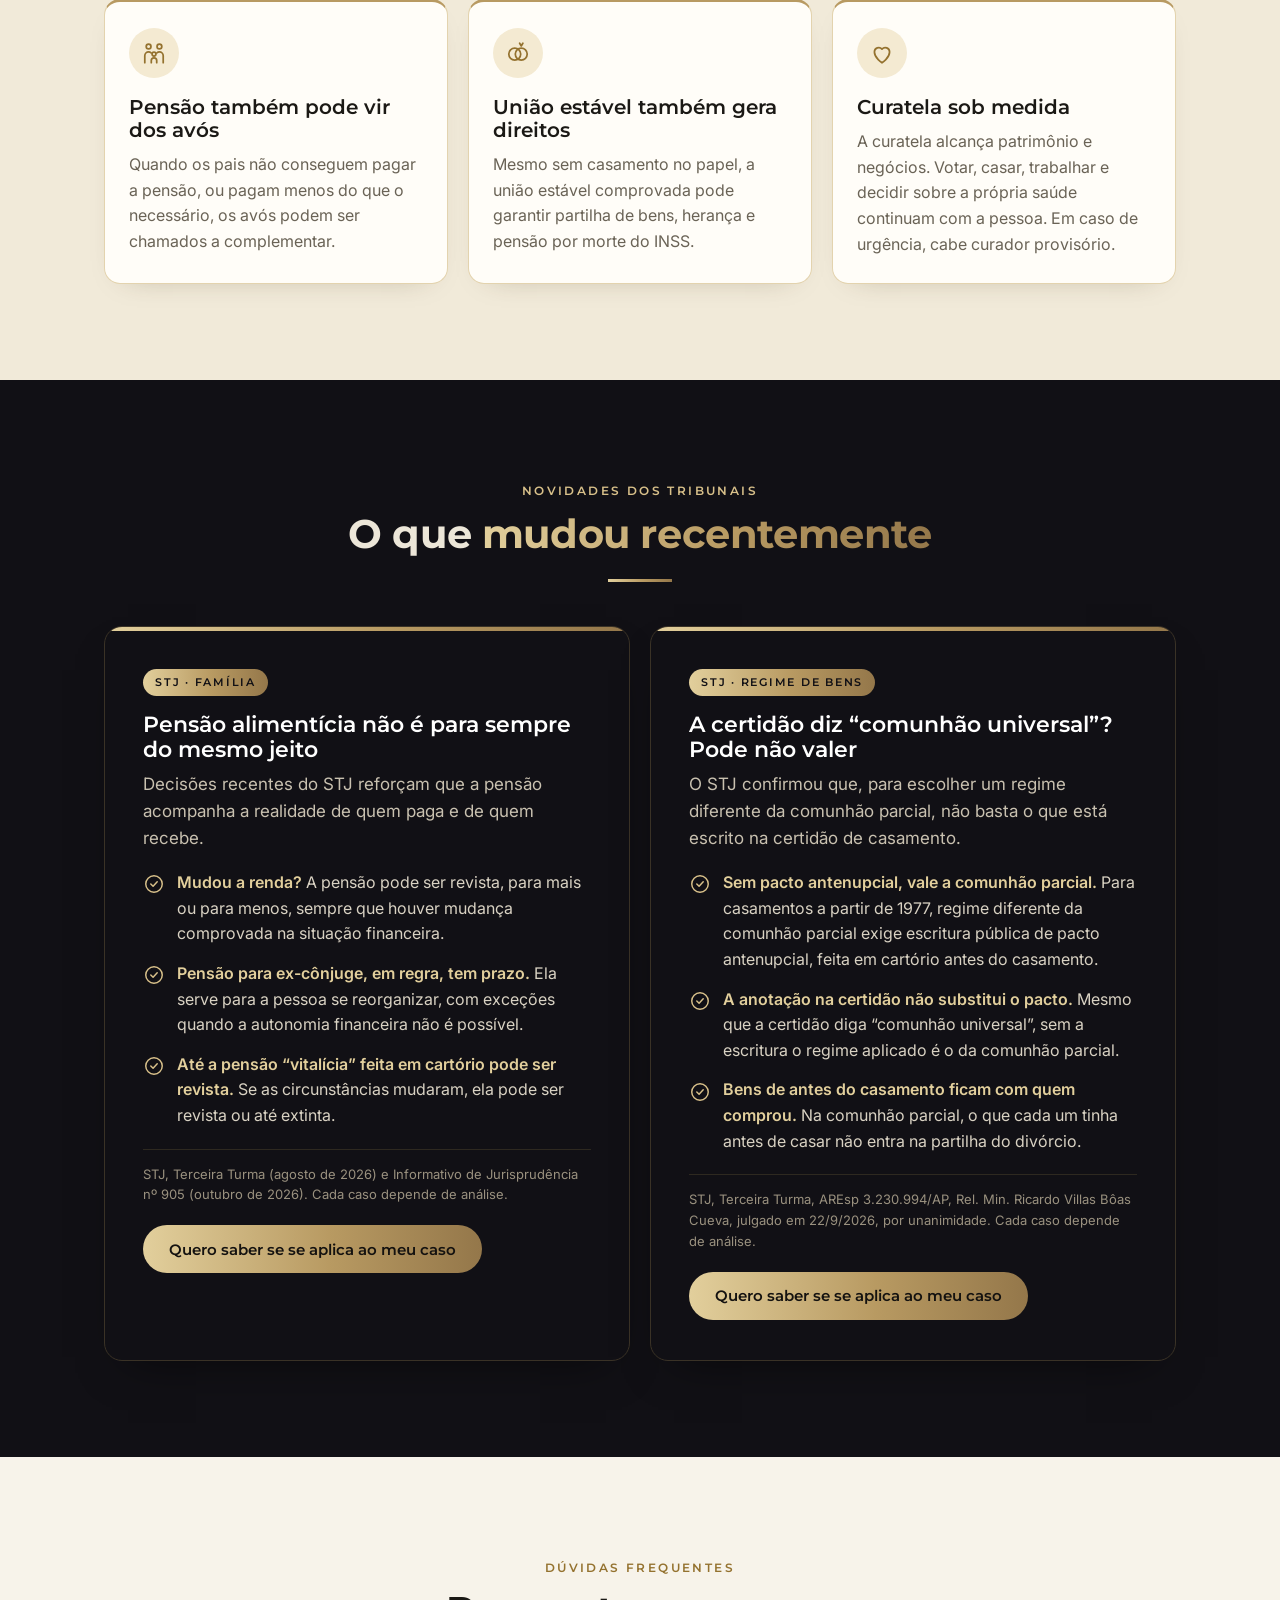
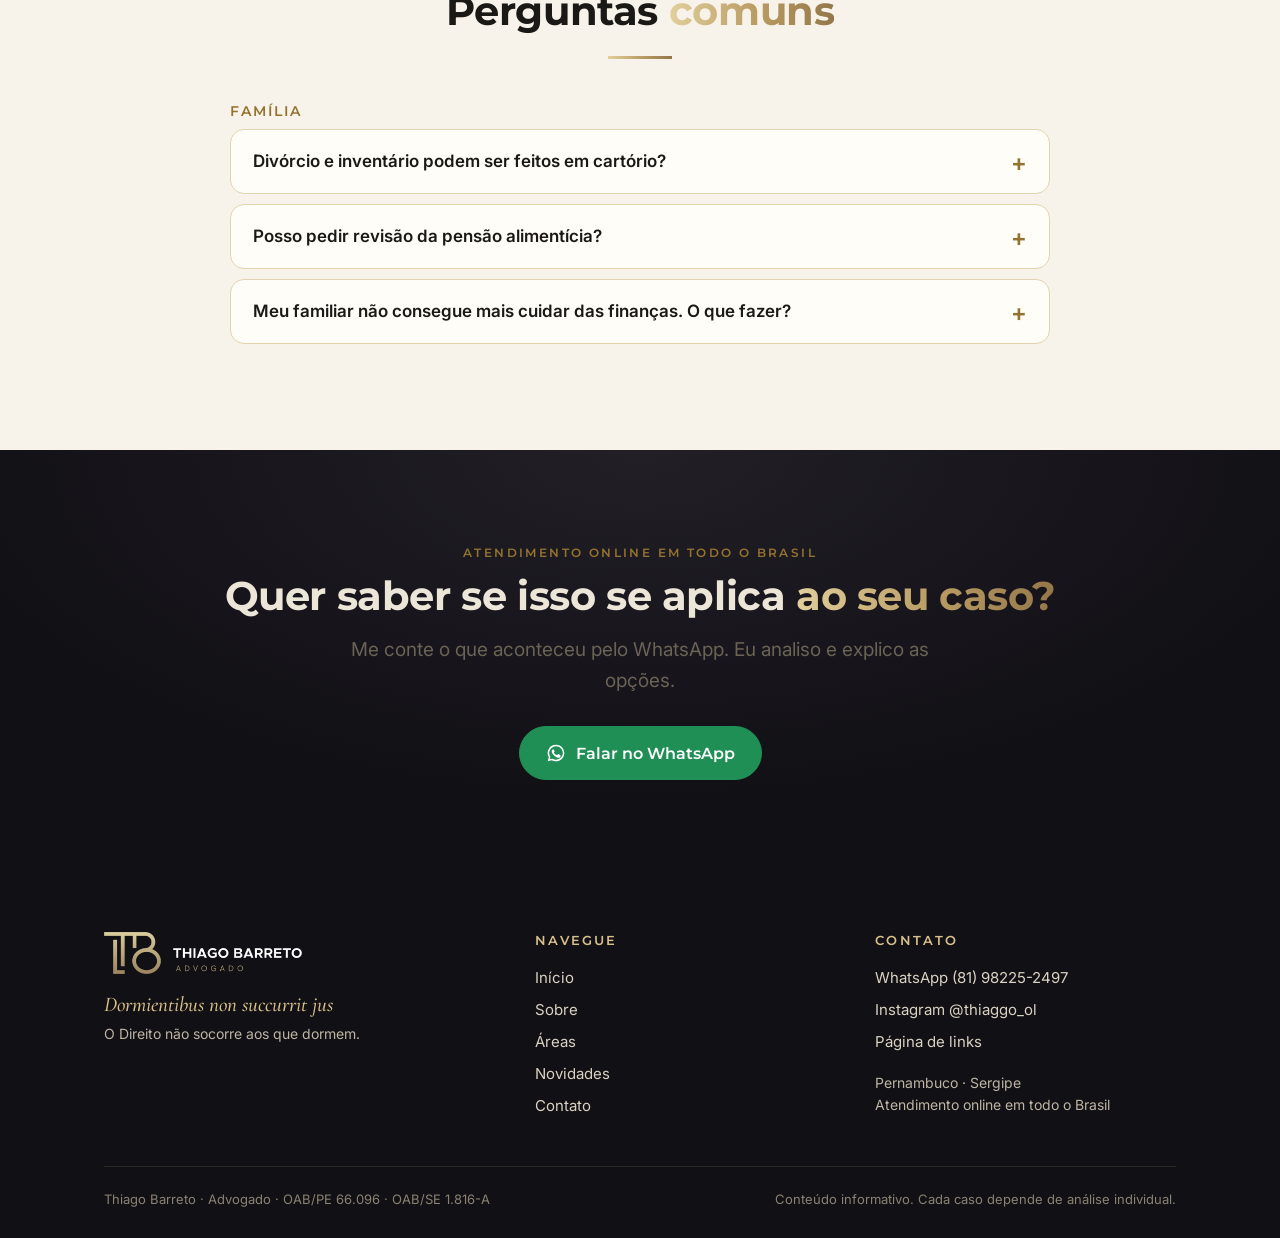
<file: familia.html>
<!DOCTYPE html>
<html lang="pt-BR">
<head>
<meta charset="utf-8">
<meta name="viewport" content="width=device-width, initial-scale=1">
<title>Família e Sucessões · Thiago Barreto Advogado</title>
<meta name="description" content="Advogado de família: divórcio, pensão alimentícia, guarda, união estável, inventário, interdição e curatela.">
<link rel="canonical" href="https://thiagobarretoadvogado.pages.dev/familia.html">
<meta name="theme-color" content="#111015">
<link rel="icon" type="image/png" href="img/icon.png">
<link rel="apple-touch-icon" href="img/icon.png">
<meta property="og:type" content="website">
<meta property="og:locale" content="pt_BR">
<meta property="og:site_name" content="Thiago Barreto · Advogado">
<meta property="og:url" content="https://thiagobarretoadvogado.pages.dev/familia.html">
<meta property="og:title" content="Família e Sucessões · Thiago Barreto Advogado">
<meta property="og:description" content="Advogado de família: divórcio, pensão alimentícia, guarda, união estável, inventário, interdição e curatela.">
<meta property="og:image" content="https://thiagobarretoadvogado.pages.dev/img/og.jpg">
<meta property="og:image:type" content="image/jpeg">
<meta property="og:image:width" content="1200">
<meta property="og:image:height" content="630">
<meta name="twitter:card" content="summary_large_image">
<link rel="preconnect" href="https://fonts.googleapis.com">
<link rel="preconnect" href="https://fonts.gstatic.com" crossorigin>
<link rel="stylesheet" href="https://fonts.googleapis.com/css2?family=Cormorant+Garamond:ital,wght@1,500&family=Montserrat:wght@500;600;700&family=Inter:wght@400;500;600&display=swap">
<link rel="stylesheet" href="css/site.css">
</head>
<body>
<a class="skip" href="#conteudo">Pular para o conteúdo</a>
<div class="bar"></div>
<header class="top"><div class="wrap">
  <a class="brand" href="index.html"><img src="img/logo.png" alt="TB · Thiago Barreto Advogado" width="769" height="163"></a>
  <nav class="nav desk" aria-label="Principal"><a href="index.html">Início</a><a href="sobre.html">Sobre</a><a href="areas.html">Áreas</a><a href="novidades.html">Novidades</a><a href="contato.html">Contato</a><a class="cta" href="https://wa.me/5581982252497?text=Ol%C3%A1%2C%20Dr.%20Thiago%21%20Vim%20pelo%20site%20e%20gostaria%20de%20uma%20orienta%C3%A7%C3%A3o." target="_blank" rel="noopener">Fale comigo</a></nav>
  <details class="menu"><summary>Menu</summary><nav class="nav" aria-label="Principal no celular"><a href="index.html">Início</a><a href="sobre.html">Sobre</a><a href="areas.html">Áreas</a><a href="novidades.html">Novidades</a><a href="contato.html">Contato</a><a class="cta" href="https://wa.me/5581982252497?text=Ol%C3%A1%2C%20Dr.%20Thiago%21%20Vim%20pelo%20site%20e%20gostaria%20de%20uma%20orienta%C3%A7%C3%A3o." target="_blank" rel="noopener">Fale comigo</a></nav></details>
</div></header>
<main id="conteudo">
<section class="phead"><div class="wrap">
  <div class="crumb"><a href="index.html">Início</a> / <a href="areas.html">Áreas</a> / Família e Sucessões</div>
  <span class="eyebrow">DIREITO DE FAMÍLIA E SUCESSÕES</span>
  <h1>Questões de família tratadas <em>com cuidado</em></h1>
  <p class="sub">Divórcio, pensão, guarda, união estável, inventário e proteção de familiares que precisam de apoio.</p>
</div></section>
<section class="sec"><div class="wrap split">
  <div><span class="eyebrow">SERVIÇOS</span><h2>Como posso <em>ajudar</em></h2><div class="rule"></div>
    <p style="color:var(--soft)">Atendimento online, com análise do caso e orientação clara sobre o melhor caminho, administrativo ou judicial.</p>
    <div class="btns"><a class="btn wa" href="https://wa.me/5581982252497?text=Ol%C3%A1%2C%20Dr.%20Thiago%21%20Vim%20pelo%20site.%20Gostaria%20de%20orienta%C3%A7%C3%A3o%20em%20uma%20quest%C3%A3o%20de%20fam%C3%ADlia." target="_blank" rel="noopener"><svg viewBox="0 0 24 24" fill="currentColor" aria-hidden="true"><path d="M12 2a10 10 0 0 0-8.6 15.1L2 22l5-1.3A10 10 0 1 0 12 2Zm0 18.2a8.2 8.2 0 0 1-4.2-1.2l-.3-.2-3 .8.8-2.9-.2-.3A8.2 8.2 0 1 1 12 20.2Zm4.5-6.1c-.2-.1-1.5-.7-1.7-.8-.2-.1-.4-.1-.6.1l-.8 1c-.1.2-.3.2-.5.1a6.7 6.7 0 0 1-3.3-2.9c-.2-.4.2-.4.7-1.3.1-.2 0-.3 0-.4l-.8-1.8c-.2-.5-.4-.4-.6-.4h-.5a1 1 0 0 0-.7.3 3 3 0 0 0-.9 2.2 5.2 5.2 0 0 0 1.1 2.8 12 12 0 0 0 4.6 4c1.7.7 2.4.8 3.2.7.5-.1 1.5-.6 1.7-1.2.2-.6.2-1.1.2-1.2-.1-.1-.3-.2-.5-.3Z"/></svg>Falar sobre o meu caso</a></div></div>
  <div class="card"><ul class="list"><li><svg viewBox="0 0 24 24" fill="none" stroke="currentColor" stroke-width="1.6" stroke-linecap="round" stroke-linejoin="round" aria-hidden="true"><circle cx="12" cy="12" r="9"/><path d="m8.5 12 2.5 2.5 4.5-5"/></svg><b>Divórcio judicial ou em cartório</b><span>Inclusive partilha de bens, com ou sem acordo.</span></li><li><svg viewBox="0 0 24 24" fill="none" stroke="currentColor" stroke-width="1.6" stroke-linecap="round" stroke-linejoin="round" aria-hidden="true"><circle cx="12" cy="12" r="9"/><path d="m8.5 12 2.5 2.5 4.5-5"/></svg><b>Pensão alimentícia</b><span>Pedido, revisão, exoneração e cobrança de pensão atrasada.</span></li><li><svg viewBox="0 0 24 24" fill="none" stroke="currentColor" stroke-width="1.6" stroke-linecap="round" stroke-linejoin="round" aria-hidden="true"><circle cx="12" cy="12" r="9"/><path d="m8.5 12 2.5 2.5 4.5-5"/></svg><b>Guarda e convivência</b><span>Guarda compartilhada ou unilateral e regime de visitas.</span></li><li><svg viewBox="0 0 24 24" fill="none" stroke="currentColor" stroke-width="1.6" stroke-linecap="round" stroke-linejoin="round" aria-hidden="true"><circle cx="12" cy="12" r="9"/><path d="m8.5 12 2.5 2.5 4.5-5"/></svg><b>União estável</b><span>Reconhecimento e dissolução, com partilha e direitos sucessórios.</span></li><li><svg viewBox="0 0 24 24" fill="none" stroke="currentColor" stroke-width="1.6" stroke-linecap="round" stroke-linejoin="round" aria-hidden="true"><circle cx="12" cy="12" r="9"/><path d="m8.5 12 2.5 2.5 4.5-5"/></svg><b>Inventário e partilha</b><span>Judicial ou em cartório, conforme o caso.</span></li><li><svg viewBox="0 0 24 24" fill="none" stroke="currentColor" stroke-width="1.6" stroke-linecap="round" stroke-linejoin="round" aria-hidden="true"><circle cx="12" cy="12" r="9"/><path d="m8.5 12 2.5 2.5 4.5-5"/></svg><b>Interdição, curatela e tomada de decisão apoiada</b><span>Proteção de familiares que precisam de ajuda para cuidar da vida civil.</span></li></ul></div>
</div></section>
<section class="sec ivory2"><div class="wrap">
  <div class="head center"><span class="eyebrow">DIREITOS QUE VOCÊ TALVEZ NÃO CONHEÇA</span><h2>Vale a pena <em>saber</em></h2><div class="rule"></div></div>
  <div class="grid g3"><div class="card"><div class="ic"><svg viewBox="0 0 24 24" fill="none" stroke="currentColor" stroke-width="1.6" stroke-linecap="round" stroke-linejoin="round" aria-hidden="true"><circle cx="7" cy="6" r="2.2"/><circle cx="17" cy="6" r="2.2"/><circle cx="12" cy="13" r="1.8"/><path d="M3.5 21v-6.5A3.5 3.5 0 0 1 7 11a3.4 3.4 0 0 1 2.4 1M20.5 21v-6.5A3.5 3.5 0 0 0 17 11a3.4 3.4 0 0 0-2.4 1M9.5 21v-2a2.5 2.5 0 0 1 5 0v2"/></svg></div><h3>Pensão também pode vir dos avós</h3><p>Quando os pais não conseguem pagar a pensão, ou pagam menos do que o necessário, os avós podem ser chamados a complementar.</p></div><div class="card"><div class="ic"><svg viewBox="0 0 24 24" fill="none" stroke="currentColor" stroke-width="1.6" stroke-linecap="round" stroke-linejoin="round" aria-hidden="true"><circle cx="9" cy="13" r="5.5"/><circle cx="15" cy="13" r="5.5"/><path d="m13.5 3 1.5 2.5L16.5 3"/></svg></div><h3>União estável também gera direitos</h3><p>Mesmo sem casamento no papel, a união estável comprovada pode garantir partilha de bens, herança e pensão por morte do INSS.</p></div><div class="card"><div class="ic"><svg viewBox="0 0 24 24" fill="none" stroke="currentColor" stroke-width="1.6" stroke-linecap="round" stroke-linejoin="round" aria-hidden="true"><path d="M12 21s-7-4.5-7-10a4 4 0 0 1 7-2.6A4 4 0 0 1 19 11c0 5.5-7 10-7 10Z"/></svg></div><h3>Curatela sob medida</h3><p>A curatela alcança patrimônio e negócios. Votar, casar, trabalhar e decidir sobre a própria saúde continuam com a pessoa. Em caso de urgência, cabe curador provisório.</p></div></div>
</div></section>
<section class="sec dark"><div class="wrap">
  <div class="head center"><span class="eyebrow">NOVIDADES DOS TRIBUNAIS</span><h2>O que <em>mudou recentemente</em></h2><div class="rule"></div></div>
  <div class="grid g2" style=""><article class="ncard big" id="pensao"><span class="tag">STJ · FAMÍLIA</span><h3>Pensão alimentícia não é para sempre do mesmo jeito</h3><p>Decisões recentes do STJ reforçam que a pensão acompanha a realidade de quem paga e de quem recebe.</p><ul><li><svg viewBox="0 0 24 24" fill="none" stroke="currentColor" stroke-width="1.6" stroke-linecap="round" stroke-linejoin="round" aria-hidden="true"><circle cx="12" cy="12" r="9"/><path d="m8.5 12 2.5 2.5 4.5-5"/></svg><b>Mudou a renda?</b> A pensão pode ser revista, para mais ou para menos, sempre que houver mudança comprovada na situação financeira.</li><li><svg viewBox="0 0 24 24" fill="none" stroke="currentColor" stroke-width="1.6" stroke-linecap="round" stroke-linejoin="round" aria-hidden="true"><circle cx="12" cy="12" r="9"/><path d="m8.5 12 2.5 2.5 4.5-5"/></svg><b>Pensão para ex-cônjuge, em regra, tem prazo.</b> Ela serve para a pessoa se reorganizar, com exceções quando a autonomia financeira não é possível.</li><li><svg viewBox="0 0 24 24" fill="none" stroke="currentColor" stroke-width="1.6" stroke-linecap="round" stroke-linejoin="round" aria-hidden="true"><circle cx="12" cy="12" r="9"/><path d="m8.5 12 2.5 2.5 4.5-5"/></svg><b>Até a pensão “vitalícia” feita em cartório pode ser revista.</b> Se as circunstâncias mudaram, ela pode ser revista ou até extinta.</li></ul><p class="src">STJ, Terceira Turma (agosto de 2026) e Informativo de Jurisprudência nº 905 (outubro de 2026). Cada caso depende de análise.</p><div class="btns" style="margin-top:0"><a class="btn gold" href="https://wa.me/5581982252497?text=Ol%C3%A1%2C%20Dr.%20Thiago%21%20Vim%20pelo%20site.%20Quero%20saber%20se%20as%20decis%C3%B5es%20recentes%20do%20STJ%20sobre%20pens%C3%A3o%20aliment%C3%ADcia%20se%20aplicam%20ao%20meu%20caso." target="_blank" rel="noopener">Quero saber se se aplica ao meu caso</a></div></article><article class="ncard big" id="casamento"><span class="tag">STJ · REGIME DE BENS</span><h3>A certidão diz “comunhão universal”? Pode não valer</h3><p>O STJ confirmou que, para escolher um regime diferente da comunhão parcial, não basta o que está escrito na certidão de casamento.</p><ul><li><svg viewBox="0 0 24 24" fill="none" stroke="currentColor" stroke-width="1.6" stroke-linecap="round" stroke-linejoin="round" aria-hidden="true"><circle cx="12" cy="12" r="9"/><path d="m8.5 12 2.5 2.5 4.5-5"/></svg><b>Sem pacto antenupcial, vale a comunhão parcial.</b> Para casamentos a partir de 1977, regime diferente da comunhão parcial exige escritura pública de pacto antenupcial, feita em cartório antes do casamento.</li><li><svg viewBox="0 0 24 24" fill="none" stroke="currentColor" stroke-width="1.6" stroke-linecap="round" stroke-linejoin="round" aria-hidden="true"><circle cx="12" cy="12" r="9"/><path d="m8.5 12 2.5 2.5 4.5-5"/></svg><b>A anotação na certidão não substitui o pacto.</b> Mesmo que a certidão diga “comunhão universal”, sem a escritura o regime aplicado é o da comunhão parcial.</li><li><svg viewBox="0 0 24 24" fill="none" stroke="currentColor" stroke-width="1.6" stroke-linecap="round" stroke-linejoin="round" aria-hidden="true"><circle cx="12" cy="12" r="9"/><path d="m8.5 12 2.5 2.5 4.5-5"/></svg><b>Bens de antes do casamento ficam com quem comprou.</b> Na comunhão parcial, o que cada um tinha antes de casar não entra na partilha do divórcio.</li></ul><p class="src">STJ, Terceira Turma, AREsp 3.230.994/AP, Rel. Min. Ricardo Villas Bôas Cueva, julgado em 22/9/2026, por unanimidade. Cada caso depende de análise.</p><div class="btns" style="margin-top:0"><a class="btn gold" href="https://wa.me/5581982252497?text=Ol%C3%A1%2C%20Dr.%20Thiago%21%20Vim%20pelo%20site.%20Quero%20entender%20qual%20%C3%A9%20o%20regime%20de%20bens%20do%20meu%20casamento%20e%20o%20que%20entra%20na%20partilha." target="_blank" rel="noopener">Quero saber se se aplica ao meu caso</a></div></article></div>
</div></section>
<section class="sec"><div class="wrap">
  <div class="head center"><span class="eyebrow">DÚVIDAS FREQUENTES</span><h2>Perguntas <em>comuns</em></h2><div class="rule"></div></div>
  <div class="faq"><h3>Família</h3><details><summary>Divórcio e inventário podem ser feitos em cartório?</summary><p>Em muitos casos, sim, quando há acordo entre as partes. É um caminho mais rápido que o processo judicial, e a análise do caso indica se ele é possível.</p></details><details><summary>Posso pedir revisão da pensão alimentícia?</summary><p>Sim. Se a situação financeira de quem paga ou as necessidades de quem recebe mudarem, a lei permite pedir o aumento, a redução ou a exoneração da pensão.</p></details><details><summary>Meu familiar não consegue mais cuidar das finanças. O que fazer?</summary><p>Dependendo do caso, é possível pedir a curatela na Justiça ou usar a tomada de decisão apoiada. Em caso de urgência, o juiz pode nomear um curador provisório logo no início.</p></details></div>
</div></section>
<section class="cta"><div class="wrap">
  <span class="eyebrow">ATENDIMENTO ONLINE EM TODO O BRASIL</span>
  <h2>Quer saber se isso se aplica <em>ao seu caso?</em></h2>
  <p class="sub" style="margin:16px auto 0">Me conte o que aconteceu pelo WhatsApp. Eu analiso e explico as opções.</p>
  <div class="btns"><a class="btn wa" href="https://wa.me/5581982252497?text=Ol%C3%A1%2C%20Dr.%20Thiago%21%20Vim%20pelo%20site.%20Gostaria%20de%20orienta%C3%A7%C3%A3o%20em%20uma%20quest%C3%A3o%20de%20fam%C3%ADlia." target="_blank" rel="noopener"><svg viewBox="0 0 24 24" fill="currentColor" aria-hidden="true"><path d="M12 2a10 10 0 0 0-8.6 15.1L2 22l5-1.3A10 10 0 1 0 12 2Zm0 18.2a8.2 8.2 0 0 1-4.2-1.2l-.3-.2-3 .8.8-2.9-.2-.3A8.2 8.2 0 1 1 12 20.2Zm4.5-6.1c-.2-.1-1.5-.7-1.7-.8-.2-.1-.4-.1-.6.1l-.8 1c-.1.2-.3.2-.5.1a6.7 6.7 0 0 1-3.3-2.9c-.2-.4.2-.4.7-1.3.1-.2 0-.3 0-.4l-.8-1.8c-.2-.5-.4-.4-.6-.4h-.5a1 1 0 0 0-.7.3 3 3 0 0 0-.9 2.2 5.2 5.2 0 0 0 1.1 2.8 12 12 0 0 0 4.6 4c1.7.7 2.4.8 3.2.7.5-.1 1.5-.6 1.7-1.2.2-.6.2-1.1.2-1.2-.1-.1-.3-.2-.5-.3Z"/></svg>Falar no WhatsApp</a></div>
</div></section>
</main>
<footer><div class="wrap">
  <div class="cols">
    <div><img class="logo" src="img/logo.png" alt="TB · Thiago Barreto Advogado" width="769" height="163">
      <p class="lat" style="font-size:21px">Dormientibus non succurrit jus</p>
      <p style="margin:6px 0 0;font-size:14px">O Direito não socorre aos que dormem.</p></div>
    <div><h4>NAVEGUE</h4><a href="index.html">Início</a><a href="sobre.html">Sobre</a><a href="areas.html">Áreas</a><a href="novidades.html">Novidades</a><a href="contato.html">Contato</a></div>
    <div><h4>CONTATO</h4><a href="https://wa.me/5581982252497?text=Ol%C3%A1%2C%20Dr.%20Thiago%21%20Vim%20pelo%20site%20e%20gostaria%20de%20uma%20orienta%C3%A7%C3%A3o." target="_blank" rel="noopener">WhatsApp (81) 98225-2497</a><a href="https://www.instagram.com/thiaggo_ol/" target="_blank" rel="noopener">Instagram @thiaggo_ol</a><a href="https://thiagobarretoadv.pages.dev" target="_blank" rel="noopener">Página de links</a>
      <p style="margin:14px 0 0;font-size:14px">Pernambuco · Sergipe<br>Atendimento online em todo o Brasil</p></div>
  </div>
  <div class="legal"><span>Thiago Barreto · Advogado · OAB/PE 66.096 · OAB/SE 1.816-A</span><span>Conteúdo informativo. Cada caso depende de análise individual.</span></div>
</div></footer>
<a class="fab" href="https://wa.me/5581982252497?text=Ol%C3%A1%2C%20Dr.%20Thiago%21%20Vim%20pelo%20site%20e%20gostaria%20de%20uma%20orienta%C3%A7%C3%A3o." target="_blank" rel="noopener" aria-label="Falar no WhatsApp"><svg viewBox="0 0 24 24" fill="currentColor" aria-hidden="true"><path d="M12 2a10 10 0 0 0-8.6 15.1L2 22l5-1.3A10 10 0 1 0 12 2Zm0 18.2a8.2 8.2 0 0 1-4.2-1.2l-.3-.2-3 .8.8-2.9-.2-.3A8.2 8.2 0 1 1 12 20.2Zm4.5-6.1c-.2-.1-1.5-.7-1.7-.8-.2-.1-.4-.1-.6.1l-.8 1c-.1.2-.3.2-.5.1a6.7 6.7 0 0 1-3.3-2.9c-.2-.4.2-.4.7-1.3.1-.2 0-.3 0-.4l-.8-1.8c-.2-.5-.4-.4-.6-.4h-.5a1 1 0 0 0-.7.3 3 3 0 0 0-.9 2.2 5.2 5.2 0 0 0 1.1 2.8 12 12 0 0 0 4.6 4c1.7.7 2.4.8 3.2.7.5-.1 1.5-.6 1.7-1.2.2-.6.2-1.1.2-1.2-.1-.1-.3-.2-.5-.3Z"/></svg></a>
</body>
</html>
</file>
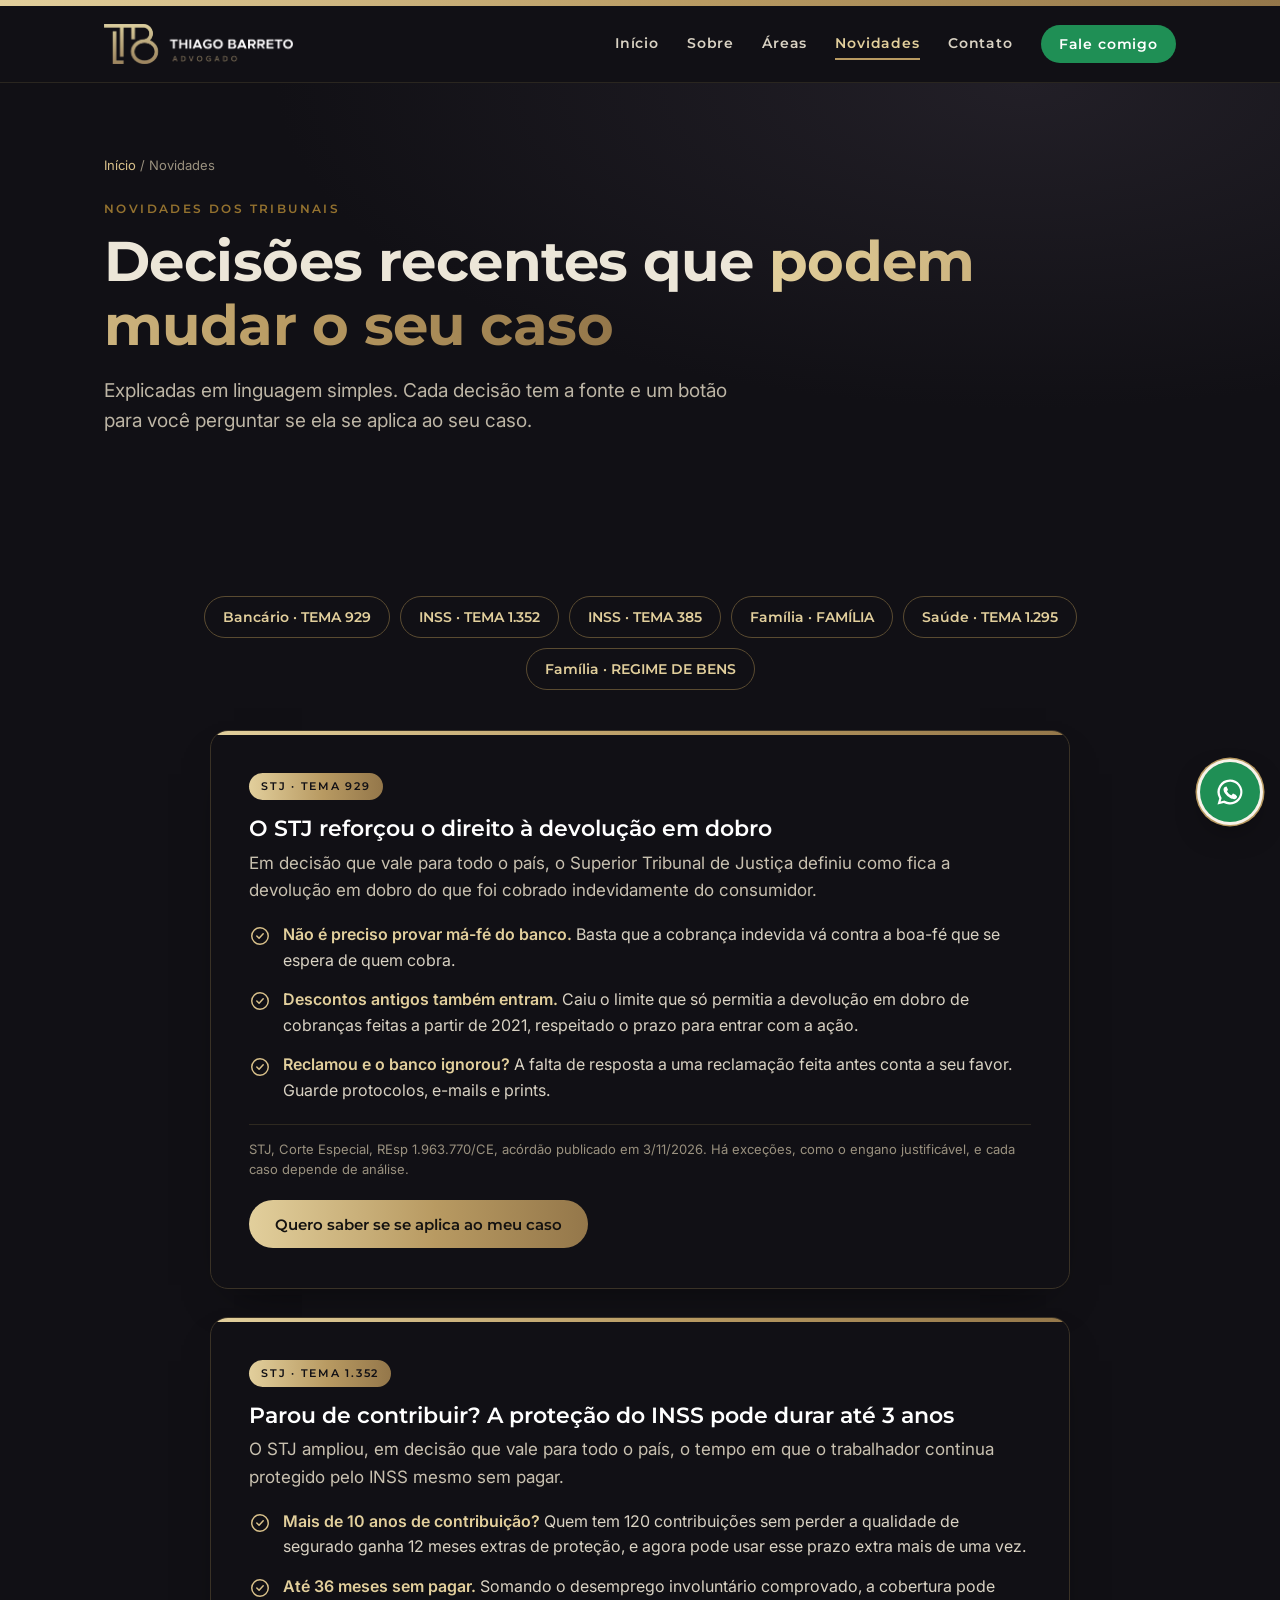
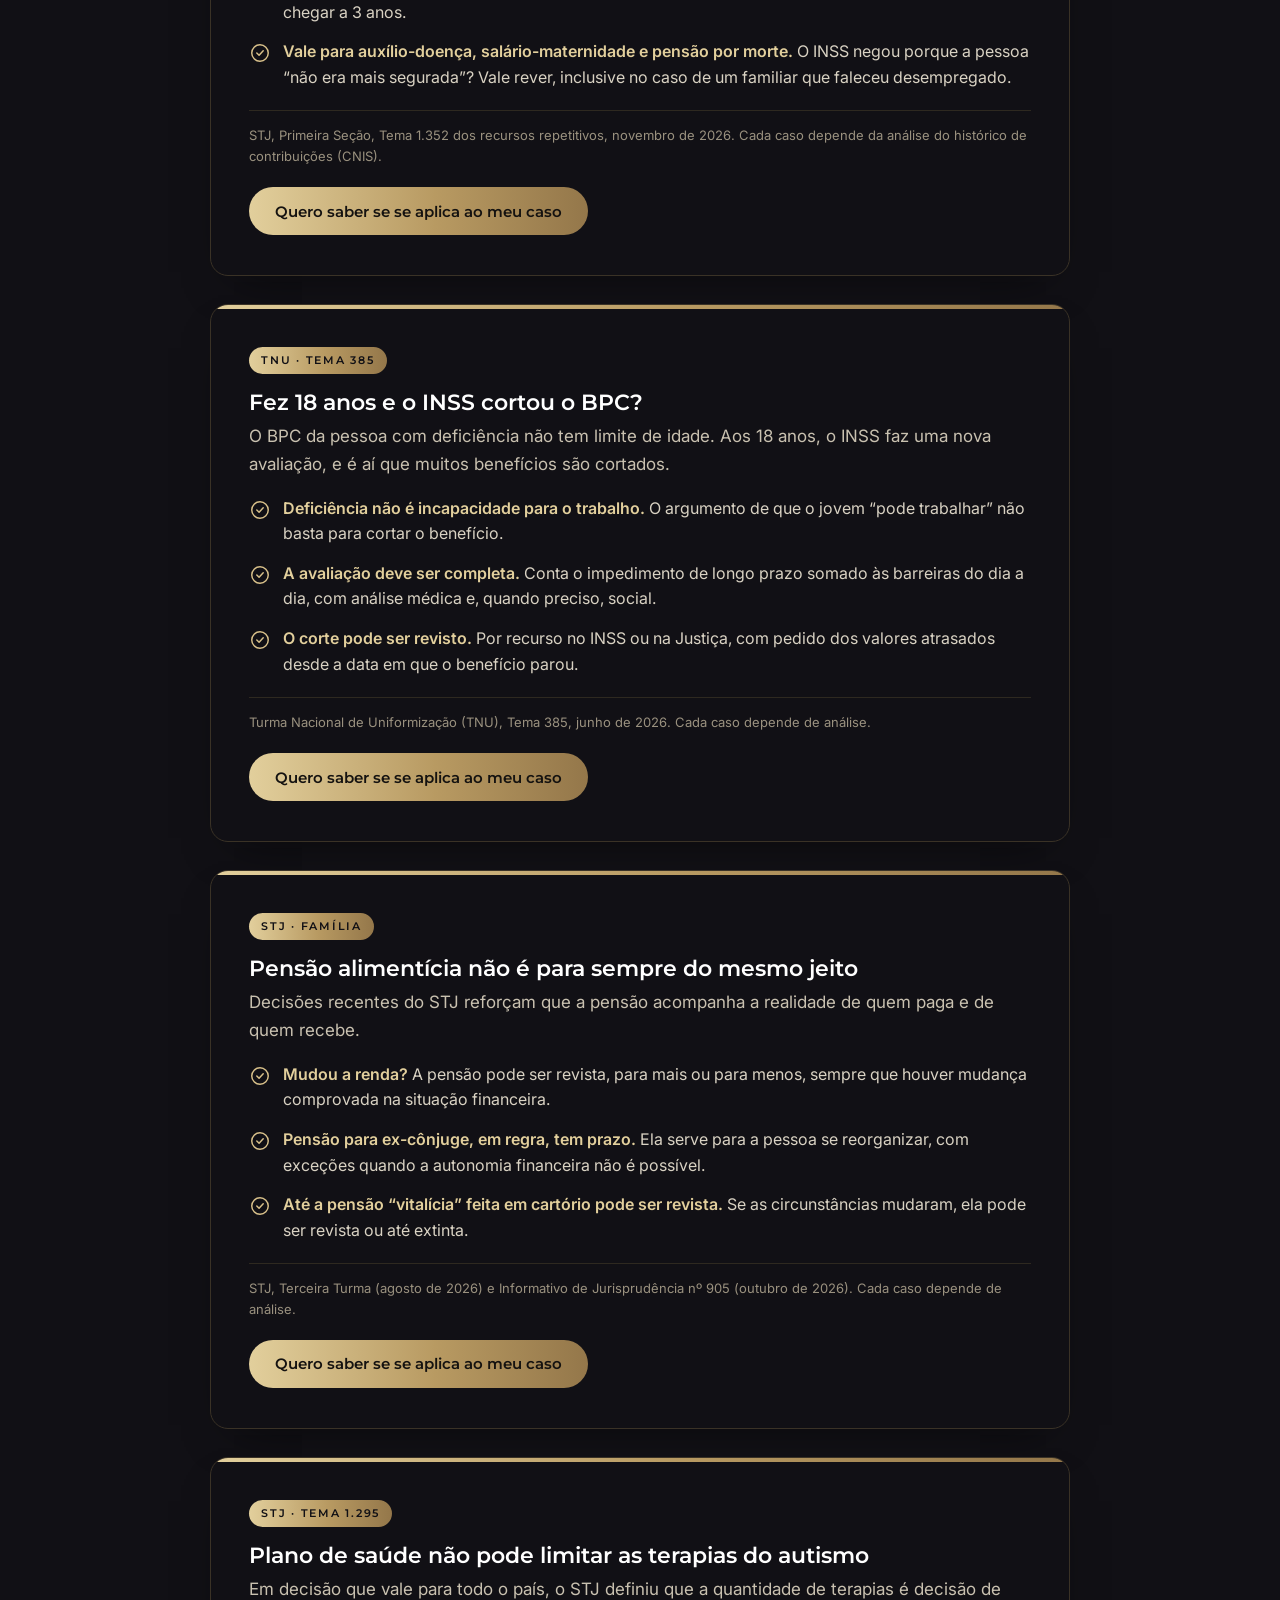
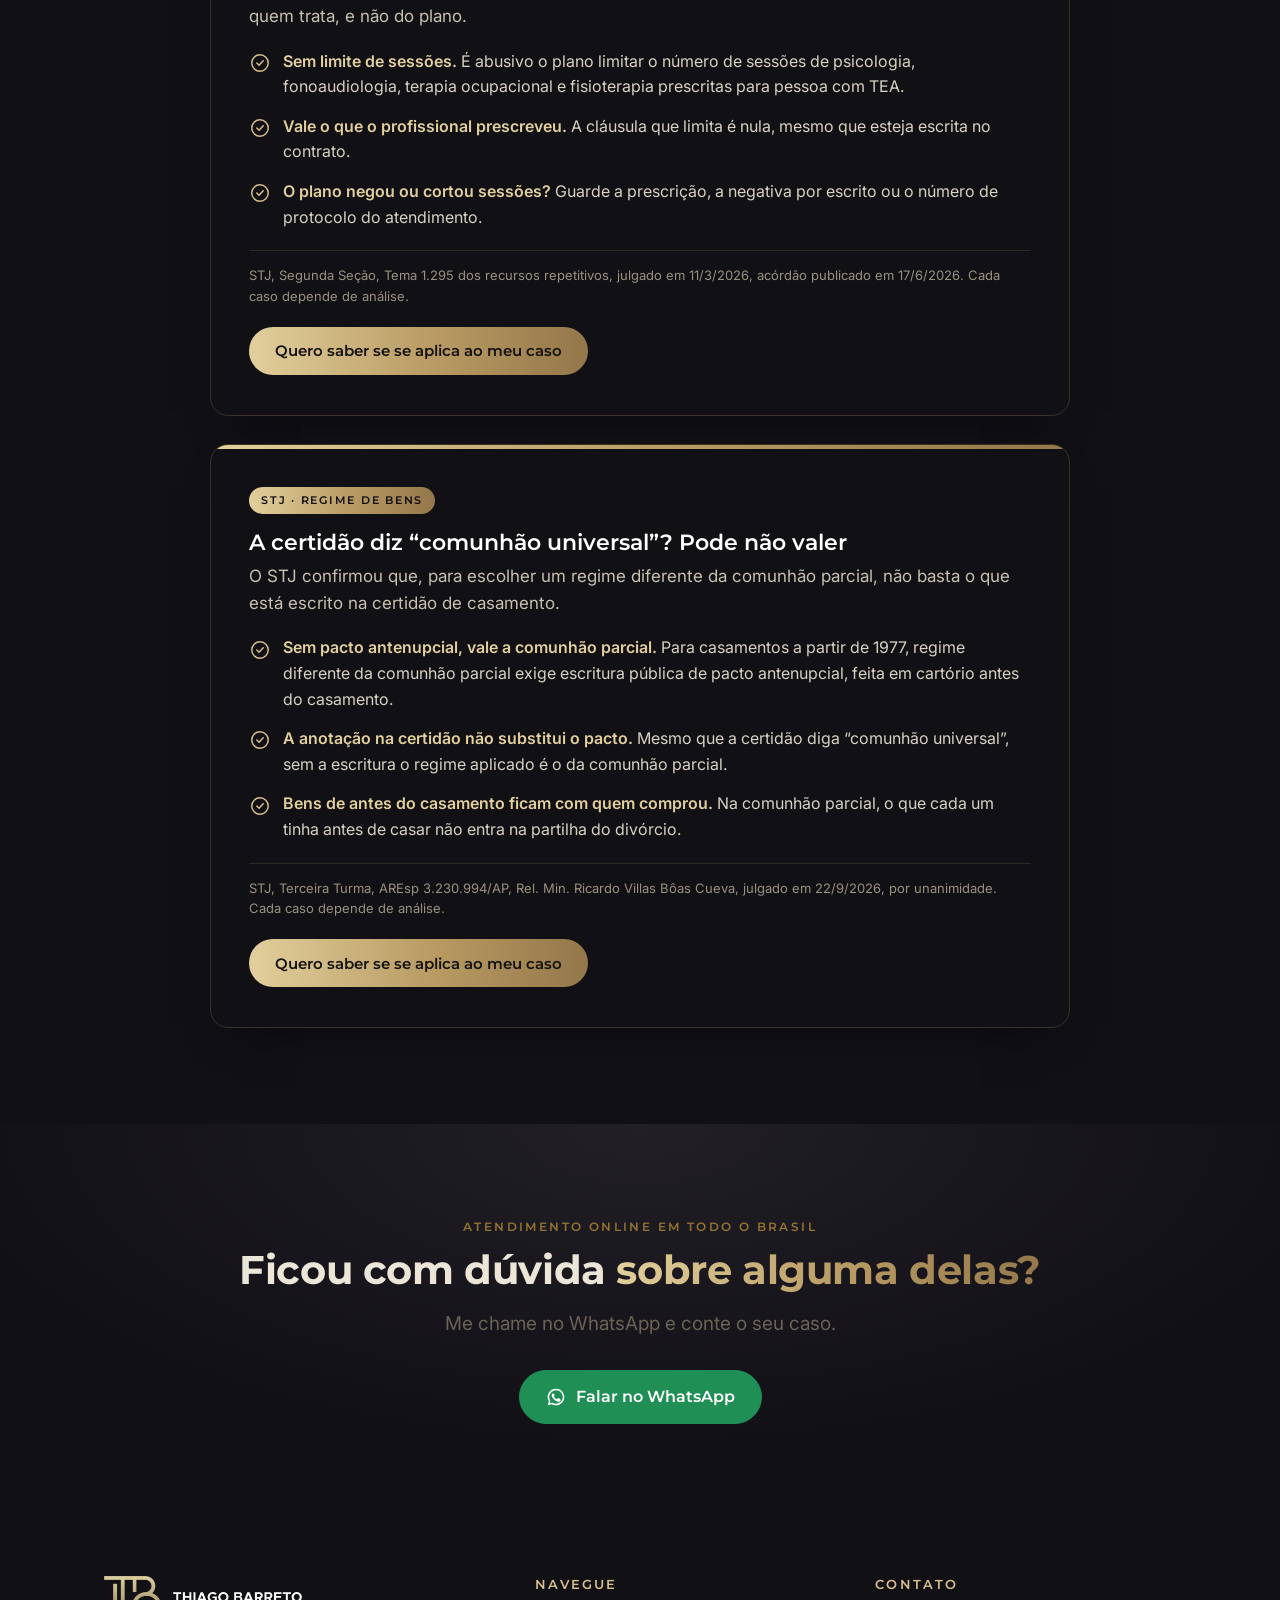
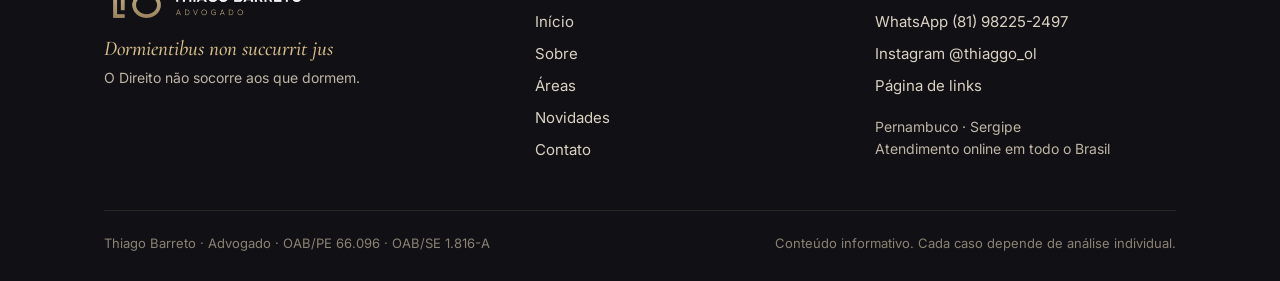
<file: novidades.html>
<!DOCTYPE html>
<html lang="pt-BR">
<head>
<meta charset="utf-8">
<meta name="viewport" content="width=device-width, initial-scale=1">
<title>Novidades dos tribunais · Thiago Barreto Advogado</title>
<meta name="description" content="Decisões recentes do STJ e da TNU sobre devolução em dobro, INSS, BPC, pensão alimentícia e planos de saúde, explicadas em linguagem simples.">
<link rel="canonical" href="https://thiagobarretoadvogado.pages.dev/novidades.html">
<meta name="theme-color" content="#111015">
<link rel="icon" type="image/png" href="img/icon.png">
<link rel="apple-touch-icon" href="img/icon.png">
<meta property="og:type" content="website">
<meta property="og:locale" content="pt_BR">
<meta property="og:site_name" content="Thiago Barreto · Advogado">
<meta property="og:url" content="https://thiagobarretoadvogado.pages.dev/novidades.html">
<meta property="og:title" content="Novidades dos tribunais · Thiago Barreto Advogado">
<meta property="og:description" content="Decisões recentes do STJ e da TNU sobre devolução em dobro, INSS, BPC, pensão alimentícia e planos de saúde, explicadas em linguagem simples.">
<meta property="og:image" content="https://thiagobarretoadvogado.pages.dev/img/og.jpg">
<meta property="og:image:type" content="image/jpeg">
<meta property="og:image:width" content="1200">
<meta property="og:image:height" content="630">
<meta name="twitter:card" content="summary_large_image">
<link rel="preconnect" href="https://fonts.googleapis.com">
<link rel="preconnect" href="https://fonts.gstatic.com" crossorigin>
<link rel="stylesheet" href="https://fonts.googleapis.com/css2?family=Cormorant+Garamond:ital,wght@1,500&family=Montserrat:wght@500;600;700&family=Inter:wght@400;500;600&display=swap">
<link rel="stylesheet" href="css/site.css">
</head>
<body>
<a class="skip" href="#conteudo">Pular para o conteúdo</a>
<div class="bar"></div>
<header class="top"><div class="wrap">
  <a class="brand" href="index.html"><img src="img/logo.png" alt="TB · Thiago Barreto Advogado" width="769" height="163"></a>
  <nav class="nav desk" aria-label="Principal"><a href="index.html">Início</a><a href="sobre.html">Sobre</a><a href="areas.html">Áreas</a><a href="novidades.html" aria-current="page">Novidades</a><a href="contato.html">Contato</a><a class="cta" href="https://wa.me/5581982252497?text=Ol%C3%A1%2C%20Dr.%20Thiago%21%20Vim%20pelo%20site%20e%20gostaria%20de%20uma%20orienta%C3%A7%C3%A3o." target="_blank" rel="noopener">Fale comigo</a></nav>
  <details class="menu"><summary>Menu</summary><nav class="nav" aria-label="Principal no celular"><a href="index.html">Início</a><a href="sobre.html">Sobre</a><a href="areas.html">Áreas</a><a href="novidades.html" aria-current="page">Novidades</a><a href="contato.html">Contato</a><a class="cta" href="https://wa.me/5581982252497?text=Ol%C3%A1%2C%20Dr.%20Thiago%21%20Vim%20pelo%20site%20e%20gostaria%20de%20uma%20orienta%C3%A7%C3%A3o." target="_blank" rel="noopener">Fale comigo</a></nav></details>
</div></header>
<main id="conteudo">
<section class="phead"><div class="wrap">
  <div class="crumb"><a href="index.html">Início</a> / Novidades</div>
  <span class="eyebrow">NOVIDADES DOS TRIBUNAIS</span>
  <h1>Decisões recentes que <em>podem mudar o seu caso</em></h1>
  <p class="sub">Explicadas em linguagem simples. Cada decisão tem a fonte e um botão para você perguntar se ela se aplica ao seu caso.</p>
</div></section>
<section class="sec dark"><div class="wrap">
  <div class="chips" style="margin:0 0 40px"><a href="#tema-929">Bancário · TEMA 929</a><a href="#tema-1352">INSS · TEMA 1.352</a><a href="#bpc-18">INSS · TEMA 385</a><a href="#pensao">Família · FAMÍLIA</a><a href="#tema-1295">Saúde · TEMA 1.295</a><a href="#casamento">Família · REGIME DE BENS</a></div>
  <div class="grid" style="max-width:860px;margin:0 auto;gap:28px"><article class="ncard big" id="tema-929"><span class="tag">STJ · TEMA 929</span><h3>O STJ reforçou o direito à devolução em dobro</h3><p>Em decisão que vale para todo o país, o Superior Tribunal de Justiça definiu como fica a devolução em dobro do que foi cobrado indevidamente do consumidor.</p><ul><li><svg viewBox="0 0 24 24" fill="none" stroke="currentColor" stroke-width="1.6" stroke-linecap="round" stroke-linejoin="round" aria-hidden="true"><circle cx="12" cy="12" r="9"/><path d="m8.5 12 2.5 2.5 4.5-5"/></svg><b>Não é preciso provar má-fé do banco.</b> Basta que a cobrança indevida vá contra a boa-fé que se espera de quem cobra.</li><li><svg viewBox="0 0 24 24" fill="none" stroke="currentColor" stroke-width="1.6" stroke-linecap="round" stroke-linejoin="round" aria-hidden="true"><circle cx="12" cy="12" r="9"/><path d="m8.5 12 2.5 2.5 4.5-5"/></svg><b>Descontos antigos também entram.</b> Caiu o limite que só permitia a devolução em dobro de cobranças feitas a partir de 2021, respeitado o prazo para entrar com a ação.</li><li><svg viewBox="0 0 24 24" fill="none" stroke="currentColor" stroke-width="1.6" stroke-linecap="round" stroke-linejoin="round" aria-hidden="true"><circle cx="12" cy="12" r="9"/><path d="m8.5 12 2.5 2.5 4.5-5"/></svg><b>Reclamou e o banco ignorou?</b> A falta de resposta a uma reclamação feita antes conta a seu favor. Guarde protocolos, e-mails e prints.</li></ul><p class="src">STJ, Corte Especial, REsp 1.963.770/CE, acórdão publicado em 3/11/2026. Há exceções, como o engano justificável, e cada caso depende de análise.</p><div class="btns" style="margin-top:0"><a class="btn gold" href="https://wa.me/5581982252497?text=Ol%C3%A1%2C%20Dr.%20Thiago%21%20Vim%20pelo%20site.%20Quero%20saber%20se%20a%20decis%C3%A3o%20do%20STJ%20sobre%20devolu%C3%A7%C3%A3o%20em%20dobro%20%28Tema%20929%29%20se%20aplica%20ao%20meu%20caso." target="_blank" rel="noopener">Quero saber se se aplica ao meu caso</a></div></article><article class="ncard big" id="tema-1352"><span class="tag">STJ · TEMA 1.352</span><h3>Parou de contribuir? A proteção do INSS pode durar até 3 anos</h3><p>O STJ ampliou, em decisão que vale para todo o país, o tempo em que o trabalhador continua protegido pelo INSS mesmo sem pagar.</p><ul><li><svg viewBox="0 0 24 24" fill="none" stroke="currentColor" stroke-width="1.6" stroke-linecap="round" stroke-linejoin="round" aria-hidden="true"><circle cx="12" cy="12" r="9"/><path d="m8.5 12 2.5 2.5 4.5-5"/></svg><b>Mais de 10 anos de contribuição?</b> Quem tem 120 contribuições sem perder a qualidade de segurado ganha 12 meses extras de proteção, e agora pode usar esse prazo extra mais de uma vez.</li><li><svg viewBox="0 0 24 24" fill="none" stroke="currentColor" stroke-width="1.6" stroke-linecap="round" stroke-linejoin="round" aria-hidden="true"><circle cx="12" cy="12" r="9"/><path d="m8.5 12 2.5 2.5 4.5-5"/></svg><b>Até 36 meses sem pagar.</b> Somando o desemprego involuntário comprovado, a cobertura pode chegar a 3 anos.</li><li><svg viewBox="0 0 24 24" fill="none" stroke="currentColor" stroke-width="1.6" stroke-linecap="round" stroke-linejoin="round" aria-hidden="true"><circle cx="12" cy="12" r="9"/><path d="m8.5 12 2.5 2.5 4.5-5"/></svg><b>Vale para auxílio-doença, salário-maternidade e pensão por morte.</b> O INSS negou porque a pessoa “não era mais segurada”? Vale rever, inclusive no caso de um familiar que faleceu desempregado.</li></ul><p class="src">STJ, Primeira Seção, Tema 1.352 dos recursos repetitivos, novembro de 2026. Cada caso depende da análise do histórico de contribuições (CNIS).</p><div class="btns" style="margin-top:0"><a class="btn gold" href="https://wa.me/5581982252497?text=Ol%C3%A1%2C%20Dr.%20Thiago%21%20Vim%20pelo%20site.%20Quero%20saber%20se%20a%20decis%C3%A3o%20do%20STJ%20sobre%20o%20per%C3%ADodo%20de%20gra%C3%A7a%20do%20INSS%20%28Tema%201.352%29%20se%20aplica%20ao%20meu%20caso." target="_blank" rel="noopener">Quero saber se se aplica ao meu caso</a></div></article><article class="ncard big" id="bpc-18"><span class="tag">TNU · TEMA 385</span><h3>Fez 18 anos e o INSS cortou o BPC?</h3><p>O BPC da pessoa com deficiência não tem limite de idade. Aos 18 anos, o INSS faz uma nova avaliação, e é aí que muitos benefícios são cortados.</p><ul><li><svg viewBox="0 0 24 24" fill="none" stroke="currentColor" stroke-width="1.6" stroke-linecap="round" stroke-linejoin="round" aria-hidden="true"><circle cx="12" cy="12" r="9"/><path d="m8.5 12 2.5 2.5 4.5-5"/></svg><b>Deficiência não é incapacidade para o trabalho.</b> O argumento de que o jovem “pode trabalhar” não basta para cortar o benefício.</li><li><svg viewBox="0 0 24 24" fill="none" stroke="currentColor" stroke-width="1.6" stroke-linecap="round" stroke-linejoin="round" aria-hidden="true"><circle cx="12" cy="12" r="9"/><path d="m8.5 12 2.5 2.5 4.5-5"/></svg><b>A avaliação deve ser completa.</b> Conta o impedimento de longo prazo somado às barreiras do dia a dia, com análise médica e, quando preciso, social.</li><li><svg viewBox="0 0 24 24" fill="none" stroke="currentColor" stroke-width="1.6" stroke-linecap="round" stroke-linejoin="round" aria-hidden="true"><circle cx="12" cy="12" r="9"/><path d="m8.5 12 2.5 2.5 4.5-5"/></svg><b>O corte pode ser revisto.</b> Por recurso no INSS ou na Justiça, com pedido dos valores atrasados desde a data em que o benefício parou.</li></ul><p class="src">Turma Nacional de Uniformização (TNU), Tema 385, junho de 2026. Cada caso depende de análise.</p><div class="btns" style="margin-top:0"><a class="btn gold" href="https://wa.me/5581982252497?text=Ol%C3%A1%2C%20Dr.%20Thiago%21%20Vim%20pelo%20site.%20O%20BPC%20foi%20cortado%20quando%20completou%2018%20anos%20e%20gostaria%20de%20uma%20orienta%C3%A7%C3%A3o." target="_blank" rel="noopener">Quero saber se se aplica ao meu caso</a></div></article><article class="ncard big" id="pensao"><span class="tag">STJ · FAMÍLIA</span><h3>Pensão alimentícia não é para sempre do mesmo jeito</h3><p>Decisões recentes do STJ reforçam que a pensão acompanha a realidade de quem paga e de quem recebe.</p><ul><li><svg viewBox="0 0 24 24" fill="none" stroke="currentColor" stroke-width="1.6" stroke-linecap="round" stroke-linejoin="round" aria-hidden="true"><circle cx="12" cy="12" r="9"/><path d="m8.5 12 2.5 2.5 4.5-5"/></svg><b>Mudou a renda?</b> A pensão pode ser revista, para mais ou para menos, sempre que houver mudança comprovada na situação financeira.</li><li><svg viewBox="0 0 24 24" fill="none" stroke="currentColor" stroke-width="1.6" stroke-linecap="round" stroke-linejoin="round" aria-hidden="true"><circle cx="12" cy="12" r="9"/><path d="m8.5 12 2.5 2.5 4.5-5"/></svg><b>Pensão para ex-cônjuge, em regra, tem prazo.</b> Ela serve para a pessoa se reorganizar, com exceções quando a autonomia financeira não é possível.</li><li><svg viewBox="0 0 24 24" fill="none" stroke="currentColor" stroke-width="1.6" stroke-linecap="round" stroke-linejoin="round" aria-hidden="true"><circle cx="12" cy="12" r="9"/><path d="m8.5 12 2.5 2.5 4.5-5"/></svg><b>Até a pensão “vitalícia” feita em cartório pode ser revista.</b> Se as circunstâncias mudaram, ela pode ser revista ou até extinta.</li></ul><p class="src">STJ, Terceira Turma (agosto de 2026) e Informativo de Jurisprudência nº 905 (outubro de 2026). Cada caso depende de análise.</p><div class="btns" style="margin-top:0"><a class="btn gold" href="https://wa.me/5581982252497?text=Ol%C3%A1%2C%20Dr.%20Thiago%21%20Vim%20pelo%20site.%20Quero%20saber%20se%20as%20decis%C3%B5es%20recentes%20do%20STJ%20sobre%20pens%C3%A3o%20aliment%C3%ADcia%20se%20aplicam%20ao%20meu%20caso." target="_blank" rel="noopener">Quero saber se se aplica ao meu caso</a></div></article><article class="ncard big" id="tema-1295"><span class="tag">STJ · TEMA 1.295</span><h3>Plano de saúde não pode limitar as terapias do autismo</h3><p>Em decisão que vale para todo o país, o STJ definiu que a quantidade de terapias é decisão de quem trata, e não do plano.</p><ul><li><svg viewBox="0 0 24 24" fill="none" stroke="currentColor" stroke-width="1.6" stroke-linecap="round" stroke-linejoin="round" aria-hidden="true"><circle cx="12" cy="12" r="9"/><path d="m8.5 12 2.5 2.5 4.5-5"/></svg><b>Sem limite de sessões.</b> É abusivo o plano limitar o número de sessões de psicologia, fonoaudiologia, terapia ocupacional e fisioterapia prescritas para pessoa com TEA.</li><li><svg viewBox="0 0 24 24" fill="none" stroke="currentColor" stroke-width="1.6" stroke-linecap="round" stroke-linejoin="round" aria-hidden="true"><circle cx="12" cy="12" r="9"/><path d="m8.5 12 2.5 2.5 4.5-5"/></svg><b>Vale o que o profissional prescreveu.</b> A cláusula que limita é nula, mesmo que esteja escrita no contrato.</li><li><svg viewBox="0 0 24 24" fill="none" stroke="currentColor" stroke-width="1.6" stroke-linecap="round" stroke-linejoin="round" aria-hidden="true"><circle cx="12" cy="12" r="9"/><path d="m8.5 12 2.5 2.5 4.5-5"/></svg><b>O plano negou ou cortou sessões?</b> Guarde a prescrição, a negativa por escrito ou o número de protocolo do atendimento.</li></ul><p class="src">STJ, Segunda Seção, Tema 1.295 dos recursos repetitivos, julgado em 11/3/2026, acórdão publicado em 17/6/2026. Cada caso depende de análise.</p><div class="btns" style="margin-top:0"><a class="btn gold" href="https://wa.me/5581982252497?text=Ol%C3%A1%2C%20Dr.%20Thiago%21%20Vim%20pelo%20site.%20O%20plano%20de%20sa%C3%BAde%20est%C3%A1%20limitando%20ou%20negando%20terapias%20para%20autismo%20e%20gostaria%20de%20uma%20orienta%C3%A7%C3%A3o." target="_blank" rel="noopener">Quero saber se se aplica ao meu caso</a></div></article><article class="ncard big" id="casamento"><span class="tag">STJ · REGIME DE BENS</span><h3>A certidão diz “comunhão universal”? Pode não valer</h3><p>O STJ confirmou que, para escolher um regime diferente da comunhão parcial, não basta o que está escrito na certidão de casamento.</p><ul><li><svg viewBox="0 0 24 24" fill="none" stroke="currentColor" stroke-width="1.6" stroke-linecap="round" stroke-linejoin="round" aria-hidden="true"><circle cx="12" cy="12" r="9"/><path d="m8.5 12 2.5 2.5 4.5-5"/></svg><b>Sem pacto antenupcial, vale a comunhão parcial.</b> Para casamentos a partir de 1977, regime diferente da comunhão parcial exige escritura pública de pacto antenupcial, feita em cartório antes do casamento.</li><li><svg viewBox="0 0 24 24" fill="none" stroke="currentColor" stroke-width="1.6" stroke-linecap="round" stroke-linejoin="round" aria-hidden="true"><circle cx="12" cy="12" r="9"/><path d="m8.5 12 2.5 2.5 4.5-5"/></svg><b>A anotação na certidão não substitui o pacto.</b> Mesmo que a certidão diga “comunhão universal”, sem a escritura o regime aplicado é o da comunhão parcial.</li><li><svg viewBox="0 0 24 24" fill="none" stroke="currentColor" stroke-width="1.6" stroke-linecap="round" stroke-linejoin="round" aria-hidden="true"><circle cx="12" cy="12" r="9"/><path d="m8.5 12 2.5 2.5 4.5-5"/></svg><b>Bens de antes do casamento ficam com quem comprou.</b> Na comunhão parcial, o que cada um tinha antes de casar não entra na partilha do divórcio.</li></ul><p class="src">STJ, Terceira Turma, AREsp 3.230.994/AP, Rel. Min. Ricardo Villas Bôas Cueva, julgado em 22/9/2026, por unanimidade. Cada caso depende de análise.</p><div class="btns" style="margin-top:0"><a class="btn gold" href="https://wa.me/5581982252497?text=Ol%C3%A1%2C%20Dr.%20Thiago%21%20Vim%20pelo%20site.%20Quero%20entender%20qual%20%C3%A9%20o%20regime%20de%20bens%20do%20meu%20casamento%20e%20o%20que%20entra%20na%20partilha." target="_blank" rel="noopener">Quero saber se se aplica ao meu caso</a></div></article></div>
</div></section>
<section class="cta"><div class="wrap">
  <span class="eyebrow">ATENDIMENTO ONLINE EM TODO O BRASIL</span>
  <h2>Ficou com dúvida <em>sobre alguma delas?</em></h2>
  <p class="sub" style="margin:16px auto 0">Me chame no WhatsApp e conte o seu caso.</p>
  <div class="btns"><a class="btn wa" href="https://wa.me/5581982252497?text=Ol%C3%A1%2C%20Dr.%20Thiago%21%20Vim%20pelo%20site%20e%20fiquei%20com%20d%C3%BAvida%20sobre%20uma%20das%20novidades." target="_blank" rel="noopener"><svg viewBox="0 0 24 24" fill="currentColor" aria-hidden="true"><path d="M12 2a10 10 0 0 0-8.6 15.1L2 22l5-1.3A10 10 0 1 0 12 2Zm0 18.2a8.2 8.2 0 0 1-4.2-1.2l-.3-.2-3 .8.8-2.9-.2-.3A8.2 8.2 0 1 1 12 20.2Zm4.5-6.1c-.2-.1-1.5-.7-1.7-.8-.2-.1-.4-.1-.6.1l-.8 1c-.1.2-.3.2-.5.1a6.7 6.7 0 0 1-3.3-2.9c-.2-.4.2-.4.7-1.3.1-.2 0-.3 0-.4l-.8-1.8c-.2-.5-.4-.4-.6-.4h-.5a1 1 0 0 0-.7.3 3 3 0 0 0-.9 2.2 5.2 5.2 0 0 0 1.1 2.8 12 12 0 0 0 4.6 4c1.7.7 2.4.8 3.2.7.5-.1 1.5-.6 1.7-1.2.2-.6.2-1.1.2-1.2-.1-.1-.3-.2-.5-.3Z"/></svg>Falar no WhatsApp</a></div>
</div></section>
</main>
<footer><div class="wrap">
  <div class="cols">
    <div><img class="logo" src="img/logo.png" alt="TB · Thiago Barreto Advogado" width="769" height="163">
      <p class="lat" style="font-size:21px">Dormientibus non succurrit jus</p>
      <p style="margin:6px 0 0;font-size:14px">O Direito não socorre aos que dormem.</p></div>
    <div><h4>NAVEGUE</h4><a href="index.html">Início</a><a href="sobre.html">Sobre</a><a href="areas.html">Áreas</a><a href="novidades.html">Novidades</a><a href="contato.html">Contato</a></div>
    <div><h4>CONTATO</h4><a href="https://wa.me/5581982252497?text=Ol%C3%A1%2C%20Dr.%20Thiago%21%20Vim%20pelo%20site%20e%20gostaria%20de%20uma%20orienta%C3%A7%C3%A3o." target="_blank" rel="noopener">WhatsApp (81) 98225-2497</a><a href="https://www.instagram.com/thiaggo_ol/" target="_blank" rel="noopener">Instagram @thiaggo_ol</a><a href="https://thiagobarretoadv.pages.dev" target="_blank" rel="noopener">Página de links</a>
      <p style="margin:14px 0 0;font-size:14px">Pernambuco · Sergipe<br>Atendimento online em todo o Brasil</p></div>
  </div>
  <div class="legal"><span>Thiago Barreto · Advogado · OAB/PE 66.096 · OAB/SE 1.816-A</span><span>Conteúdo informativo. Cada caso depende de análise individual.</span></div>
</div></footer>
<a class="fab" href="https://wa.me/5581982252497?text=Ol%C3%A1%2C%20Dr.%20Thiago%21%20Vim%20pelo%20site%20e%20gostaria%20de%20uma%20orienta%C3%A7%C3%A3o." target="_blank" rel="noopener" aria-label="Falar no WhatsApp"><svg viewBox="0 0 24 24" fill="currentColor" aria-hidden="true"><path d="M12 2a10 10 0 0 0-8.6 15.1L2 22l5-1.3A10 10 0 1 0 12 2Zm0 18.2a8.2 8.2 0 0 1-4.2-1.2l-.3-.2-3 .8.8-2.9-.2-.3A8.2 8.2 0 1 1 12 20.2Zm4.5-6.1c-.2-.1-1.5-.7-1.7-.8-.2-.1-.4-.1-.6.1l-.8 1c-.1.2-.3.2-.5.1a6.7 6.7 0 0 1-3.3-2.9c-.2-.4.2-.4.7-1.3.1-.2 0-.3 0-.4l-.8-1.8c-.2-.5-.4-.4-.6-.4h-.5a1 1 0 0 0-.7.3 3 3 0 0 0-.9 2.2 5.2 5.2 0 0 0 1.1 2.8 12 12 0 0 0 4.6 4c1.7.7 2.4.8 3.2.7.5-.1 1.5-.6 1.7-1.2.2-.6.2-1.1.2-1.2-.1-.1-.3-.2-.5-.3Z"/></svg></a>
</body>
</html>
</file>
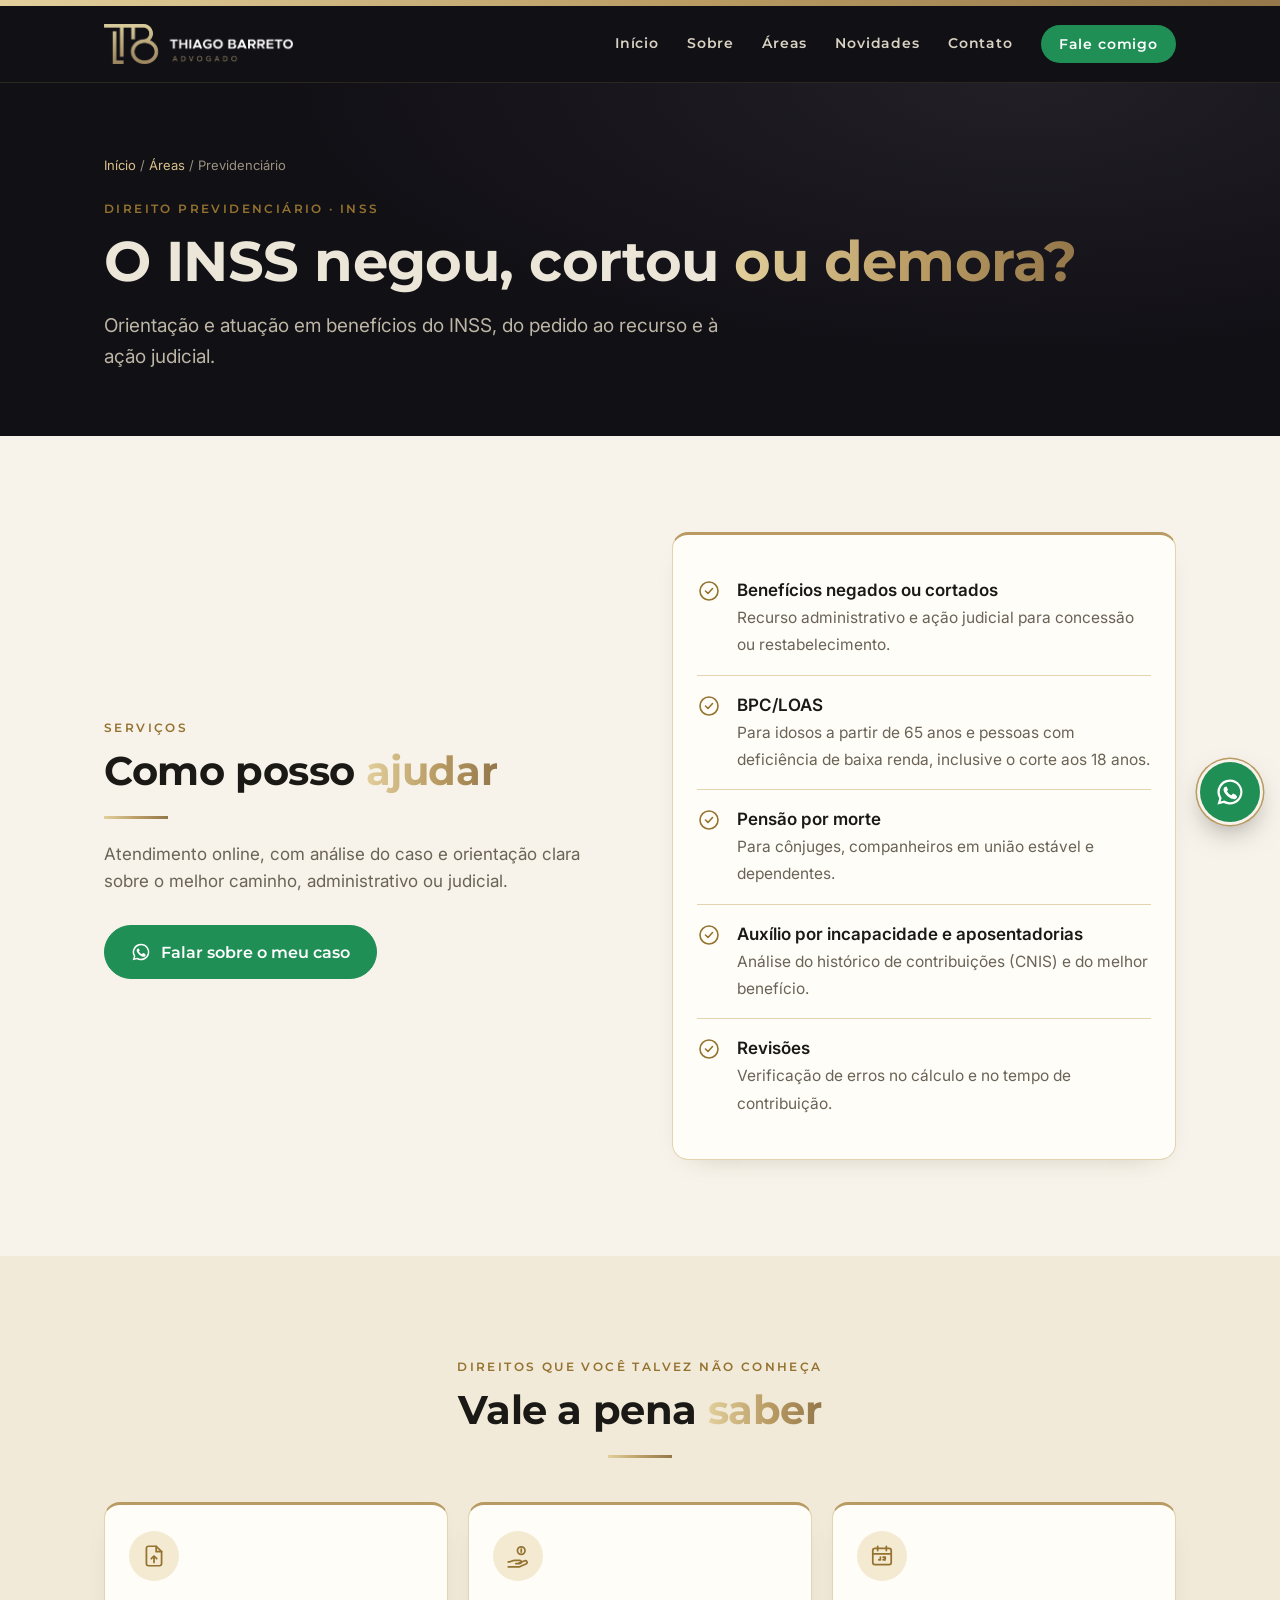
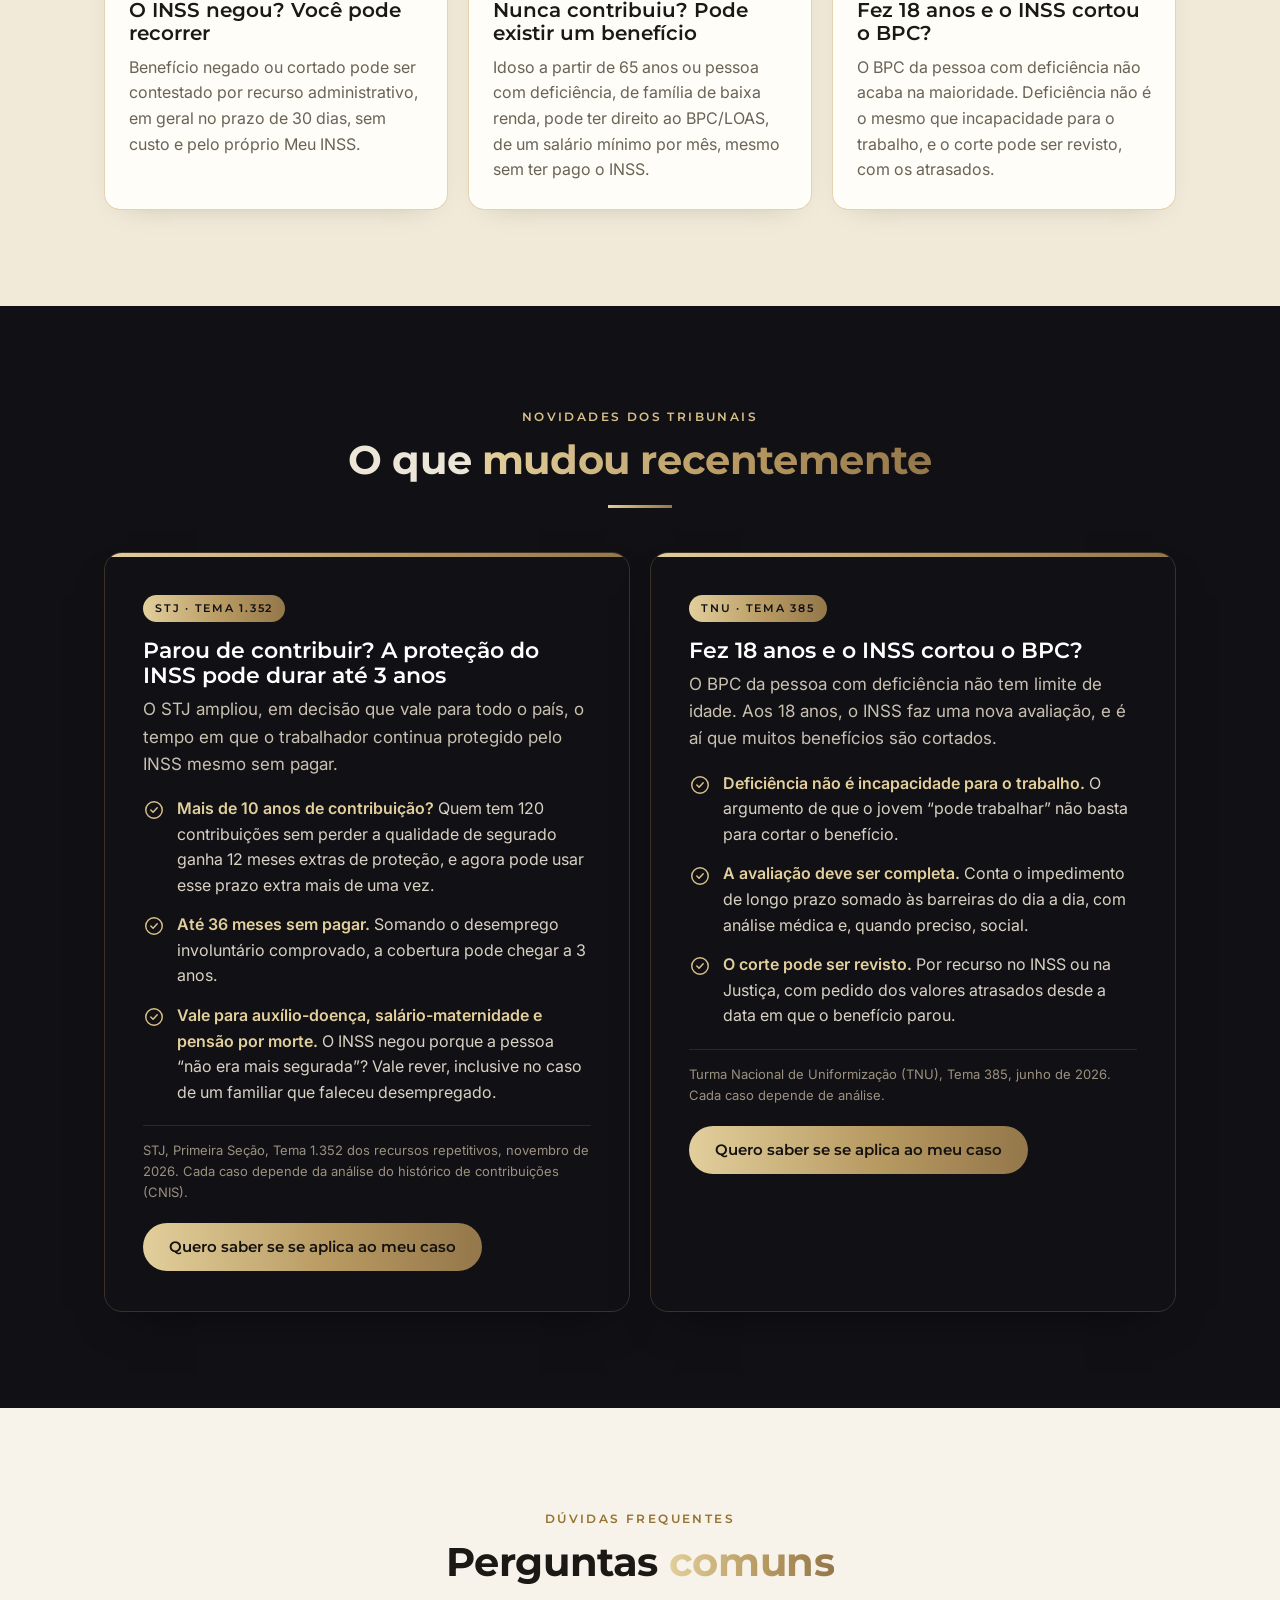
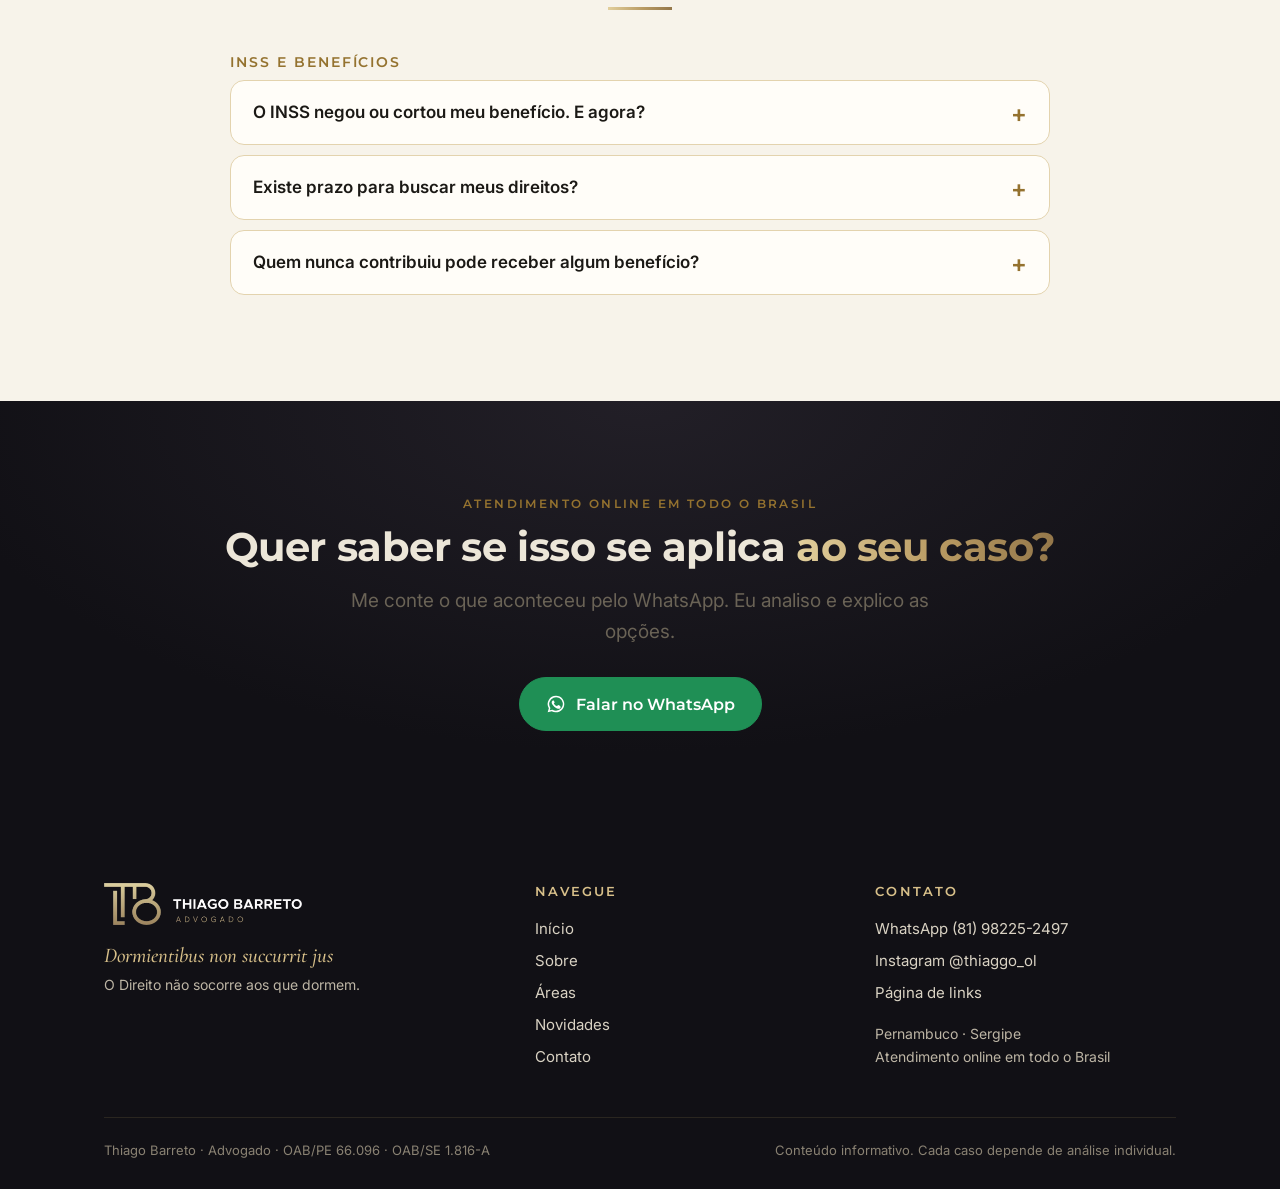
<file: previdenciario.html>
<!DOCTYPE html>
<html lang="pt-BR">
<head>
<meta charset="utf-8">
<meta name="viewport" content="width=device-width, initial-scale=1">
<title>Previdenciário · Thiago Barreto Advogado</title>
<meta name="description" content="Advogado previdenciário: benefício do INSS negado ou cortado, BPC/LOAS, pensão por morte, aposentadoria e revisões.">
<link rel="canonical" href="https://thiagobarretoadvogado.pages.dev/previdenciario.html">
<meta name="theme-color" content="#111015">
<link rel="icon" type="image/png" href="img/icon.png">
<link rel="apple-touch-icon" href="img/icon.png">
<meta property="og:type" content="website">
<meta property="og:locale" content="pt_BR">
<meta property="og:site_name" content="Thiago Barreto · Advogado">
<meta property="og:url" content="https://thiagobarretoadvogado.pages.dev/previdenciario.html">
<meta property="og:title" content="Previdenciário · Thiago Barreto Advogado">
<meta property="og:description" content="Advogado previdenciário: benefício do INSS negado ou cortado, BPC/LOAS, pensão por morte, aposentadoria e revisões.">
<meta property="og:image" content="https://thiagobarretoadvogado.pages.dev/img/og.jpg">
<meta property="og:image:type" content="image/jpeg">
<meta property="og:image:width" content="1200">
<meta property="og:image:height" content="630">
<meta name="twitter:card" content="summary_large_image">
<link rel="preconnect" href="https://fonts.googleapis.com">
<link rel="preconnect" href="https://fonts.gstatic.com" crossorigin>
<link rel="stylesheet" href="https://fonts.googleapis.com/css2?family=Cormorant+Garamond:ital,wght@1,500&family=Montserrat:wght@500;600;700&family=Inter:wght@400;500;600&display=swap">
<link rel="stylesheet" href="css/site.css">
</head>
<body>
<a class="skip" href="#conteudo">Pular para o conteúdo</a>
<div class="bar"></div>
<header class="top"><div class="wrap">
  <a class="brand" href="index.html"><img src="img/logo.png" alt="TB · Thiago Barreto Advogado" width="769" height="163"></a>
  <nav class="nav desk" aria-label="Principal"><a href="index.html">Início</a><a href="sobre.html">Sobre</a><a href="areas.html">Áreas</a><a href="novidades.html">Novidades</a><a href="contato.html">Contato</a><a class="cta" href="https://wa.me/5581982252497?text=Ol%C3%A1%2C%20Dr.%20Thiago%21%20Vim%20pelo%20site%20e%20gostaria%20de%20uma%20orienta%C3%A7%C3%A3o." target="_blank" rel="noopener">Fale comigo</a></nav>
  <details class="menu"><summary>Menu</summary><nav class="nav" aria-label="Principal no celular"><a href="index.html">Início</a><a href="sobre.html">Sobre</a><a href="areas.html">Áreas</a><a href="novidades.html">Novidades</a><a href="contato.html">Contato</a><a class="cta" href="https://wa.me/5581982252497?text=Ol%C3%A1%2C%20Dr.%20Thiago%21%20Vim%20pelo%20site%20e%20gostaria%20de%20uma%20orienta%C3%A7%C3%A3o." target="_blank" rel="noopener">Fale comigo</a></nav></details>
</div></header>
<main id="conteudo">
<section class="phead"><div class="wrap">
  <div class="crumb"><a href="index.html">Início</a> / <a href="areas.html">Áreas</a> / Previdenciário</div>
  <span class="eyebrow">DIREITO PREVIDENCIÁRIO · INSS</span>
  <h1>O INSS negou, cortou <em>ou demora?</em></h1>
  <p class="sub">Orientação e atuação em benefícios do INSS, do pedido ao recurso e à ação judicial.</p>
</div></section>
<section class="sec"><div class="wrap split">
  <div><span class="eyebrow">SERVIÇOS</span><h2>Como posso <em>ajudar</em></h2><div class="rule"></div>
    <p style="color:var(--soft)">Atendimento online, com análise do caso e orientação clara sobre o melhor caminho, administrativo ou judicial.</p>
    <div class="btns"><a class="btn wa" href="https://wa.me/5581982252497?text=Ol%C3%A1%2C%20Dr.%20Thiago%21%20Vim%20pelo%20site.%20Preciso%20de%20orienta%C3%A7%C3%A3o%20sobre%20um%20benef%C3%ADcio%20do%20INSS." target="_blank" rel="noopener"><svg viewBox="0 0 24 24" fill="currentColor" aria-hidden="true"><path d="M12 2a10 10 0 0 0-8.6 15.1L2 22l5-1.3A10 10 0 1 0 12 2Zm0 18.2a8.2 8.2 0 0 1-4.2-1.2l-.3-.2-3 .8.8-2.9-.2-.3A8.2 8.2 0 1 1 12 20.2Zm4.5-6.1c-.2-.1-1.5-.7-1.7-.8-.2-.1-.4-.1-.6.1l-.8 1c-.1.2-.3.2-.5.1a6.7 6.7 0 0 1-3.3-2.9c-.2-.4.2-.4.7-1.3.1-.2 0-.3 0-.4l-.8-1.8c-.2-.5-.4-.4-.6-.4h-.5a1 1 0 0 0-.7.3 3 3 0 0 0-.9 2.2 5.2 5.2 0 0 0 1.1 2.8 12 12 0 0 0 4.6 4c1.7.7 2.4.8 3.2.7.5-.1 1.5-.6 1.7-1.2.2-.6.2-1.1.2-1.2-.1-.1-.3-.2-.5-.3Z"/></svg>Falar sobre o meu caso</a></div></div>
  <div class="card"><ul class="list"><li><svg viewBox="0 0 24 24" fill="none" stroke="currentColor" stroke-width="1.6" stroke-linecap="round" stroke-linejoin="round" aria-hidden="true"><circle cx="12" cy="12" r="9"/><path d="m8.5 12 2.5 2.5 4.5-5"/></svg><b>Benefícios negados ou cortados</b><span>Recurso administrativo e ação judicial para concessão ou restabelecimento.</span></li><li><svg viewBox="0 0 24 24" fill="none" stroke="currentColor" stroke-width="1.6" stroke-linecap="round" stroke-linejoin="round" aria-hidden="true"><circle cx="12" cy="12" r="9"/><path d="m8.5 12 2.5 2.5 4.5-5"/></svg><b>BPC/LOAS</b><span>Para idosos a partir de 65 anos e pessoas com deficiência de baixa renda, inclusive o corte aos 18 anos.</span></li><li><svg viewBox="0 0 24 24" fill="none" stroke="currentColor" stroke-width="1.6" stroke-linecap="round" stroke-linejoin="round" aria-hidden="true"><circle cx="12" cy="12" r="9"/><path d="m8.5 12 2.5 2.5 4.5-5"/></svg><b>Pensão por morte</b><span>Para cônjuges, companheiros em união estável e dependentes.</span></li><li><svg viewBox="0 0 24 24" fill="none" stroke="currentColor" stroke-width="1.6" stroke-linecap="round" stroke-linejoin="round" aria-hidden="true"><circle cx="12" cy="12" r="9"/><path d="m8.5 12 2.5 2.5 4.5-5"/></svg><b>Auxílio por incapacidade e aposentadorias</b><span>Análise do histórico de contribuições (CNIS) e do melhor benefício.</span></li><li><svg viewBox="0 0 24 24" fill="none" stroke="currentColor" stroke-width="1.6" stroke-linecap="round" stroke-linejoin="round" aria-hidden="true"><circle cx="12" cy="12" r="9"/><path d="m8.5 12 2.5 2.5 4.5-5"/></svg><b>Revisões</b><span>Verificação de erros no cálculo e no tempo de contribuição.</span></li></ul></div>
</div></section>
<section class="sec ivory2"><div class="wrap">
  <div class="head center"><span class="eyebrow">DIREITOS QUE VOCÊ TALVEZ NÃO CONHEÇA</span><h2>Vale a pena <em>saber</em></h2><div class="rule"></div></div>
  <div class="grid g3"><div class="card"><div class="ic"><svg viewBox="0 0 24 24" fill="none" stroke="currentColor" stroke-width="1.6" stroke-linecap="round" stroke-linejoin="round" aria-hidden="true"><path d="M14 3H7a2 2 0 0 0-2 2v14a2 2 0 0 0 2 2h10a2 2 0 0 0 2-2V8l-5-5Z"/><path d="M14 3v5h5M12 18v-6M9.5 14.5 12 12l2.5 2.5"/></svg></div><h3>O INSS negou? Você pode recorrer</h3><p>Benefício negado ou cortado pode ser contestado por recurso administrativo, em geral no prazo de 30 dias, sem custo e pelo próprio Meu INSS.</p></div><div class="card"><div class="ic"><svg viewBox="0 0 24 24" fill="none" stroke="currentColor" stroke-width="1.6" stroke-linecap="round" stroke-linejoin="round" aria-hidden="true"><path d="M3 17.5c2.2 0 3.5-1.5 6-1.5h4.5a1.5 1.5 0 0 1 0 3H10"/><path d="m13 18.6 5.2-2.2a1.6 1.6 0 0 1 1.5 2.8L13.5 22H3"/><circle cx="15" cy="7" r="3.5"/><path d="M15 5.6v2.8"/></svg></div><h3>Nunca contribuiu? Pode existir um benefício</h3><p>Idoso a partir de 65 anos ou pessoa com deficiência, de família de baixa renda, pode ter direito ao BPC/LOAS, de um salário mínimo por mês, mesmo sem ter pago o INSS.</p></div><div class="card"><div class="ic"><svg viewBox="0 0 24 24" fill="none" stroke="currentColor" stroke-width="1.6" stroke-linecap="round" stroke-linejoin="round" aria-hidden="true"><rect x="3.5" y="5" width="17" height="15" rx="2"/><path d="M3.5 10h17M8 3v4M16 3v4"/><path d="M9 15.5h1.5V13M13 13h2v1.2l-2 1.3h2"/></svg></div><h3>Fez 18 anos e o INSS cortou o BPC?</h3><p>O BPC da pessoa com deficiência não acaba na maioridade. Deficiência não é o mesmo que incapacidade para o trabalho, e o corte pode ser revisto, com os atrasados.</p></div></div>
</div></section>
<section class="sec dark"><div class="wrap">
  <div class="head center"><span class="eyebrow">NOVIDADES DOS TRIBUNAIS</span><h2>O que <em>mudou recentemente</em></h2><div class="rule"></div></div>
  <div class="grid g2" style=""><article class="ncard big" id="tema-1352"><span class="tag">STJ · TEMA 1.352</span><h3>Parou de contribuir? A proteção do INSS pode durar até 3 anos</h3><p>O STJ ampliou, em decisão que vale para todo o país, o tempo em que o trabalhador continua protegido pelo INSS mesmo sem pagar.</p><ul><li><svg viewBox="0 0 24 24" fill="none" stroke="currentColor" stroke-width="1.6" stroke-linecap="round" stroke-linejoin="round" aria-hidden="true"><circle cx="12" cy="12" r="9"/><path d="m8.5 12 2.5 2.5 4.5-5"/></svg><b>Mais de 10 anos de contribuição?</b> Quem tem 120 contribuições sem perder a qualidade de segurado ganha 12 meses extras de proteção, e agora pode usar esse prazo extra mais de uma vez.</li><li><svg viewBox="0 0 24 24" fill="none" stroke="currentColor" stroke-width="1.6" stroke-linecap="round" stroke-linejoin="round" aria-hidden="true"><circle cx="12" cy="12" r="9"/><path d="m8.5 12 2.5 2.5 4.5-5"/></svg><b>Até 36 meses sem pagar.</b> Somando o desemprego involuntário comprovado, a cobertura pode chegar a 3 anos.</li><li><svg viewBox="0 0 24 24" fill="none" stroke="currentColor" stroke-width="1.6" stroke-linecap="round" stroke-linejoin="round" aria-hidden="true"><circle cx="12" cy="12" r="9"/><path d="m8.5 12 2.5 2.5 4.5-5"/></svg><b>Vale para auxílio-doença, salário-maternidade e pensão por morte.</b> O INSS negou porque a pessoa “não era mais segurada”? Vale rever, inclusive no caso de um familiar que faleceu desempregado.</li></ul><p class="src">STJ, Primeira Seção, Tema 1.352 dos recursos repetitivos, novembro de 2026. Cada caso depende da análise do histórico de contribuições (CNIS).</p><div class="btns" style="margin-top:0"><a class="btn gold" href="https://wa.me/5581982252497?text=Ol%C3%A1%2C%20Dr.%20Thiago%21%20Vim%20pelo%20site.%20Quero%20saber%20se%20a%20decis%C3%A3o%20do%20STJ%20sobre%20o%20per%C3%ADodo%20de%20gra%C3%A7a%20do%20INSS%20%28Tema%201.352%29%20se%20aplica%20ao%20meu%20caso." target="_blank" rel="noopener">Quero saber se se aplica ao meu caso</a></div></article><article class="ncard big" id="bpc-18"><span class="tag">TNU · TEMA 385</span><h3>Fez 18 anos e o INSS cortou o BPC?</h3><p>O BPC da pessoa com deficiência não tem limite de idade. Aos 18 anos, o INSS faz uma nova avaliação, e é aí que muitos benefícios são cortados.</p><ul><li><svg viewBox="0 0 24 24" fill="none" stroke="currentColor" stroke-width="1.6" stroke-linecap="round" stroke-linejoin="round" aria-hidden="true"><circle cx="12" cy="12" r="9"/><path d="m8.5 12 2.5 2.5 4.5-5"/></svg><b>Deficiência não é incapacidade para o trabalho.</b> O argumento de que o jovem “pode trabalhar” não basta para cortar o benefício.</li><li><svg viewBox="0 0 24 24" fill="none" stroke="currentColor" stroke-width="1.6" stroke-linecap="round" stroke-linejoin="round" aria-hidden="true"><circle cx="12" cy="12" r="9"/><path d="m8.5 12 2.5 2.5 4.5-5"/></svg><b>A avaliação deve ser completa.</b> Conta o impedimento de longo prazo somado às barreiras do dia a dia, com análise médica e, quando preciso, social.</li><li><svg viewBox="0 0 24 24" fill="none" stroke="currentColor" stroke-width="1.6" stroke-linecap="round" stroke-linejoin="round" aria-hidden="true"><circle cx="12" cy="12" r="9"/><path d="m8.5 12 2.5 2.5 4.5-5"/></svg><b>O corte pode ser revisto.</b> Por recurso no INSS ou na Justiça, com pedido dos valores atrasados desde a data em que o benefício parou.</li></ul><p class="src">Turma Nacional de Uniformização (TNU), Tema 385, junho de 2026. Cada caso depende de análise.</p><div class="btns" style="margin-top:0"><a class="btn gold" href="https://wa.me/5581982252497?text=Ol%C3%A1%2C%20Dr.%20Thiago%21%20Vim%20pelo%20site.%20O%20BPC%20foi%20cortado%20quando%20completou%2018%20anos%20e%20gostaria%20de%20uma%20orienta%C3%A7%C3%A3o." target="_blank" rel="noopener">Quero saber se se aplica ao meu caso</a></div></article></div>
</div></section>
<section class="sec"><div class="wrap">
  <div class="head center"><span class="eyebrow">DÚVIDAS FREQUENTES</span><h2>Perguntas <em>comuns</em></h2><div class="rule"></div></div>
  <div class="faq"><h3>INSS e benefícios</h3><details><summary>O INSS negou ou cortou meu benefício. E agora?</summary><p>É possível recorrer, tanto no próprio INSS quanto na Justiça. A carta de indeferimento e o extrato do benefício são o ponto de partida.</p></details><details><summary>Existe prazo para buscar meus direitos?</summary><p>Sim. A lei fixa prazos para cada tipo de ação e, depois que eles passam, o direito pode se perder. Por isso, quanto antes o caso for analisado, melhor.</p></details><details><summary>Quem nunca contribuiu pode receber algum benefício?</summary><p>Pode. O BPC/LOAS é pago a idosos a partir de 65 anos e a pessoas com deficiência de família de baixa renda, mesmo sem contribuição ao INSS.</p></details></div>
</div></section>
<section class="cta"><div class="wrap">
  <span class="eyebrow">ATENDIMENTO ONLINE EM TODO O BRASIL</span>
  <h2>Quer saber se isso se aplica <em>ao seu caso?</em></h2>
  <p class="sub" style="margin:16px auto 0">Me conte o que aconteceu pelo WhatsApp. Eu analiso e explico as opções.</p>
  <div class="btns"><a class="btn wa" href="https://wa.me/5581982252497?text=Ol%C3%A1%2C%20Dr.%20Thiago%21%20Vim%20pelo%20site.%20Preciso%20de%20orienta%C3%A7%C3%A3o%20sobre%20um%20benef%C3%ADcio%20do%20INSS." target="_blank" rel="noopener"><svg viewBox="0 0 24 24" fill="currentColor" aria-hidden="true"><path d="M12 2a10 10 0 0 0-8.6 15.1L2 22l5-1.3A10 10 0 1 0 12 2Zm0 18.2a8.2 8.2 0 0 1-4.2-1.2l-.3-.2-3 .8.8-2.9-.2-.3A8.2 8.2 0 1 1 12 20.2Zm4.5-6.1c-.2-.1-1.5-.7-1.7-.8-.2-.1-.4-.1-.6.1l-.8 1c-.1.2-.3.2-.5.1a6.7 6.7 0 0 1-3.3-2.9c-.2-.4.2-.4.7-1.3.1-.2 0-.3 0-.4l-.8-1.8c-.2-.5-.4-.4-.6-.4h-.5a1 1 0 0 0-.7.3 3 3 0 0 0-.9 2.2 5.2 5.2 0 0 0 1.1 2.8 12 12 0 0 0 4.6 4c1.7.7 2.4.8 3.2.7.5-.1 1.5-.6 1.7-1.2.2-.6.2-1.1.2-1.2-.1-.1-.3-.2-.5-.3Z"/></svg>Falar no WhatsApp</a></div>
</div></section>
</main>
<footer><div class="wrap">
  <div class="cols">
    <div><img class="logo" src="img/logo.png" alt="TB · Thiago Barreto Advogado" width="769" height="163">
      <p class="lat" style="font-size:21px">Dormientibus non succurrit jus</p>
      <p style="margin:6px 0 0;font-size:14px">O Direito não socorre aos que dormem.</p></div>
    <div><h4>NAVEGUE</h4><a href="index.html">Início</a><a href="sobre.html">Sobre</a><a href="areas.html">Áreas</a><a href="novidades.html">Novidades</a><a href="contato.html">Contato</a></div>
    <div><h4>CONTATO</h4><a href="https://wa.me/5581982252497?text=Ol%C3%A1%2C%20Dr.%20Thiago%21%20Vim%20pelo%20site%20e%20gostaria%20de%20uma%20orienta%C3%A7%C3%A3o." target="_blank" rel="noopener">WhatsApp (81) 98225-2497</a><a href="https://www.instagram.com/thiaggo_ol/" target="_blank" rel="noopener">Instagram @thiaggo_ol</a><a href="https://thiagobarretoadv.pages.dev" target="_blank" rel="noopener">Página de links</a>
      <p style="margin:14px 0 0;font-size:14px">Pernambuco · Sergipe<br>Atendimento online em todo o Brasil</p></div>
  </div>
  <div class="legal"><span>Thiago Barreto · Advogado · OAB/PE 66.096 · OAB/SE 1.816-A</span><span>Conteúdo informativo. Cada caso depende de análise individual.</span></div>
</div></footer>
<a class="fab" href="https://wa.me/5581982252497?text=Ol%C3%A1%2C%20Dr.%20Thiago%21%20Vim%20pelo%20site%20e%20gostaria%20de%20uma%20orienta%C3%A7%C3%A3o." target="_blank" rel="noopener" aria-label="Falar no WhatsApp"><svg viewBox="0 0 24 24" fill="currentColor" aria-hidden="true"><path d="M12 2a10 10 0 0 0-8.6 15.1L2 22l5-1.3A10 10 0 1 0 12 2Zm0 18.2a8.2 8.2 0 0 1-4.2-1.2l-.3-.2-3 .8.8-2.9-.2-.3A8.2 8.2 0 1 1 12 20.2Zm4.5-6.1c-.2-.1-1.5-.7-1.7-.8-.2-.1-.4-.1-.6.1l-.8 1c-.1.2-.3.2-.5.1a6.7 6.7 0 0 1-3.3-2.9c-.2-.4.2-.4.7-1.3.1-.2 0-.3 0-.4l-.8-1.8c-.2-.5-.4-.4-.6-.4h-.5a1 1 0 0 0-.7.3 3 3 0 0 0-.9 2.2 5.2 5.2 0 0 0 1.1 2.8 12 12 0 0 0 4.6 4c1.7.7 2.4.8 3.2.7.5-.1 1.5-.6 1.7-1.2.2-.6.2-1.1.2-1.2-.1-.1-.3-.2-.5-.3Z"/></svg></a>
</body>
</html>
</file>
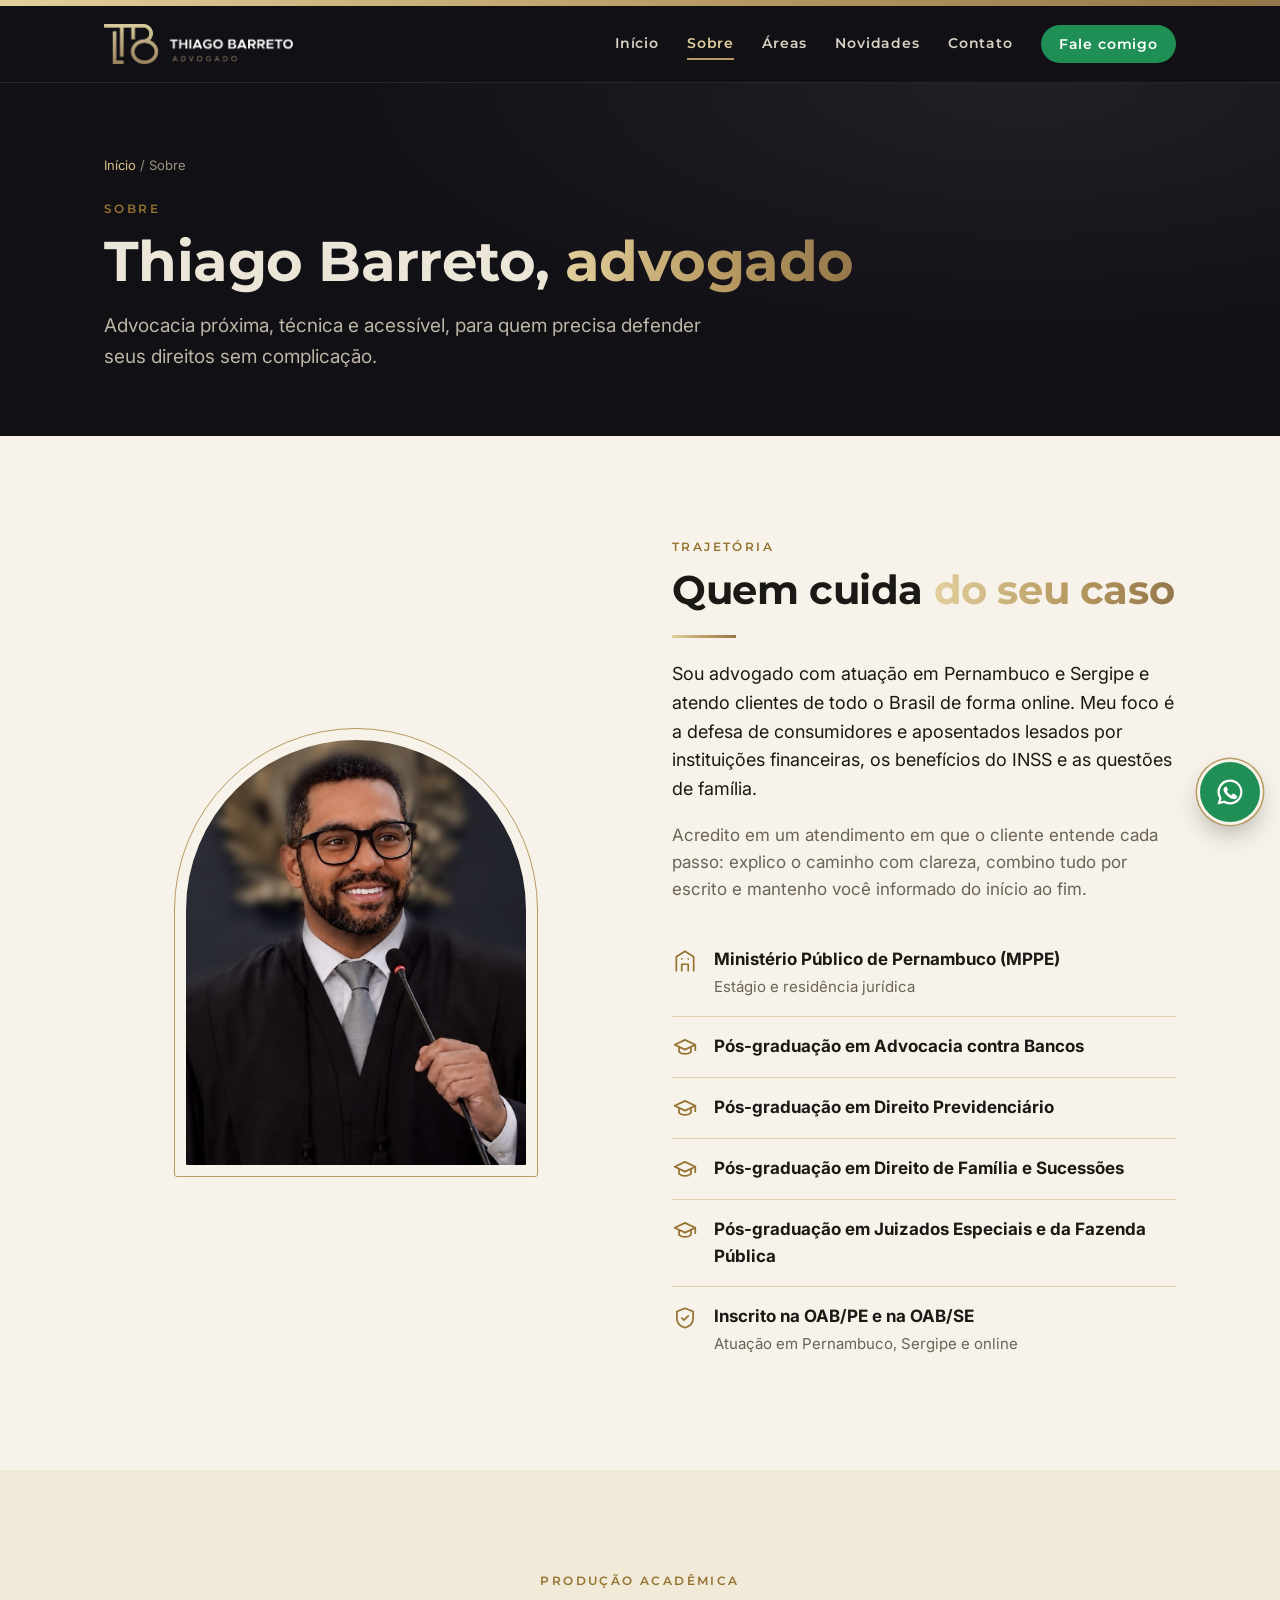
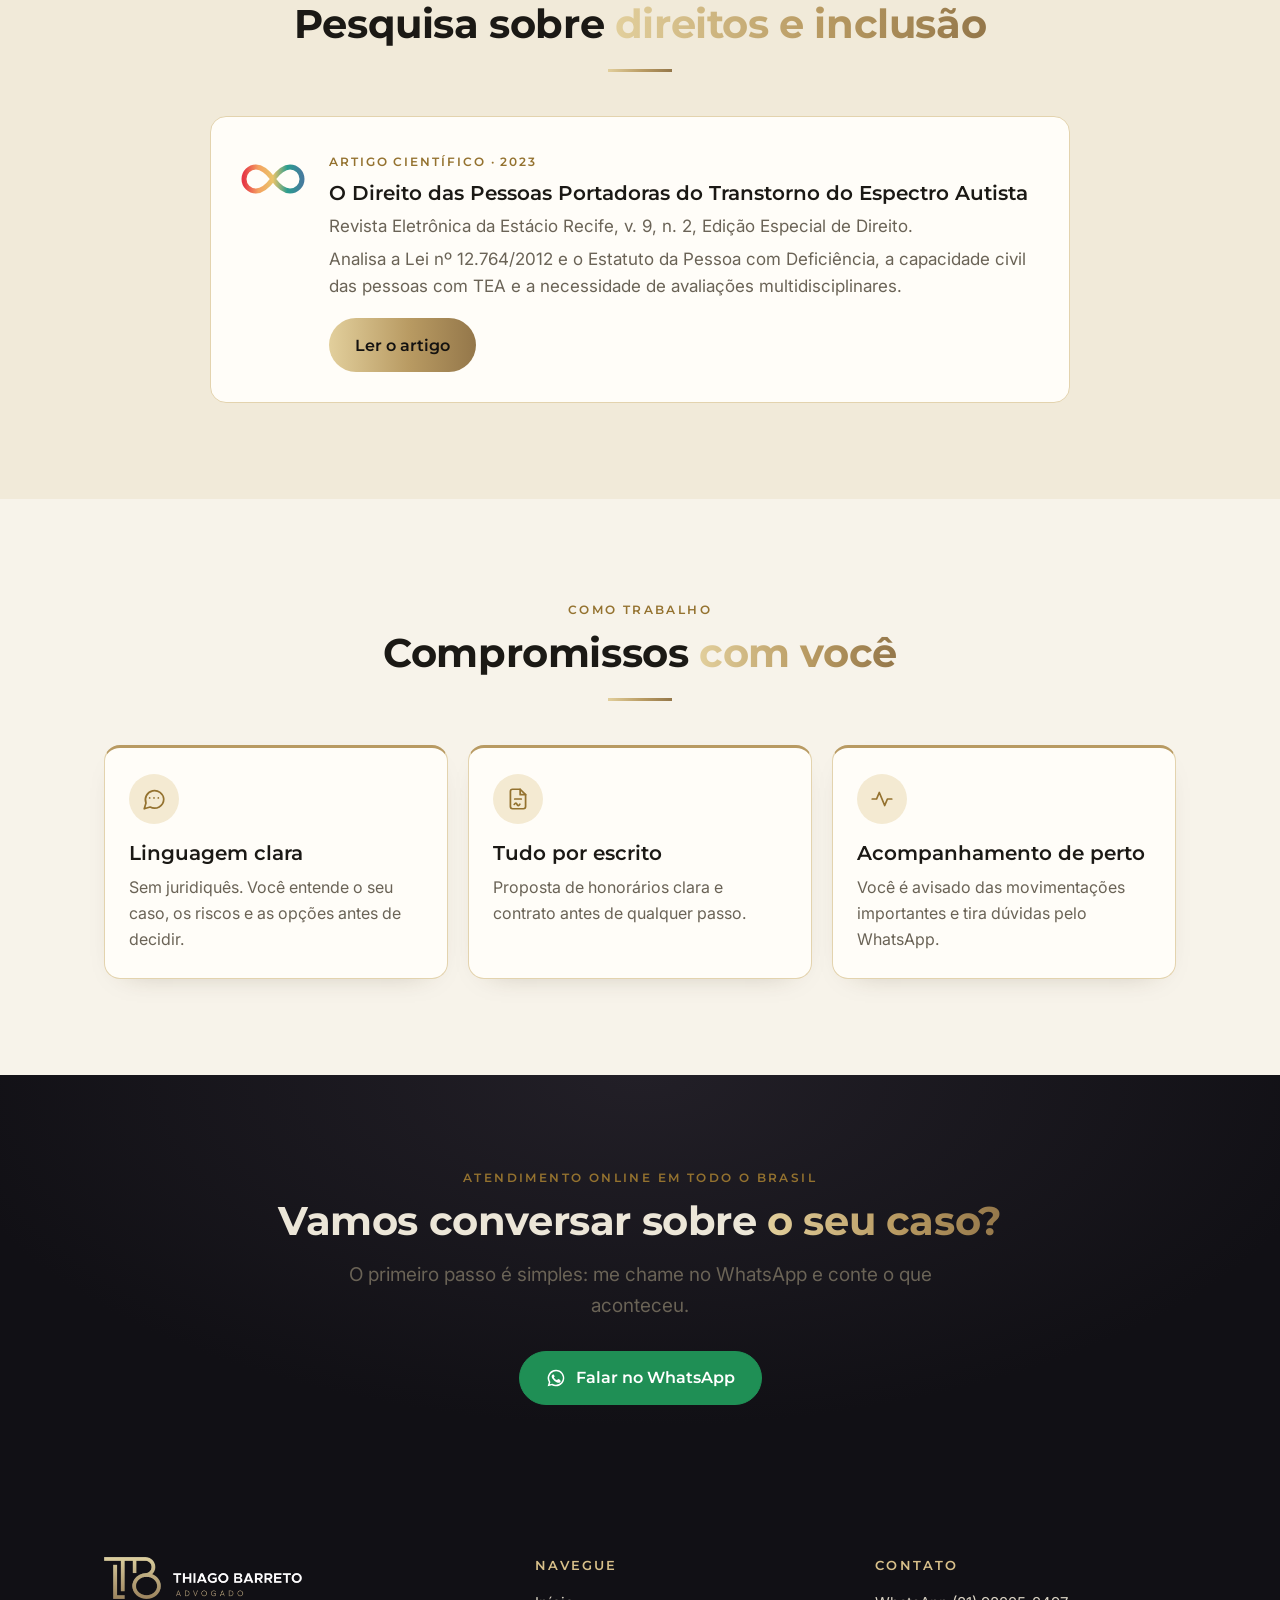
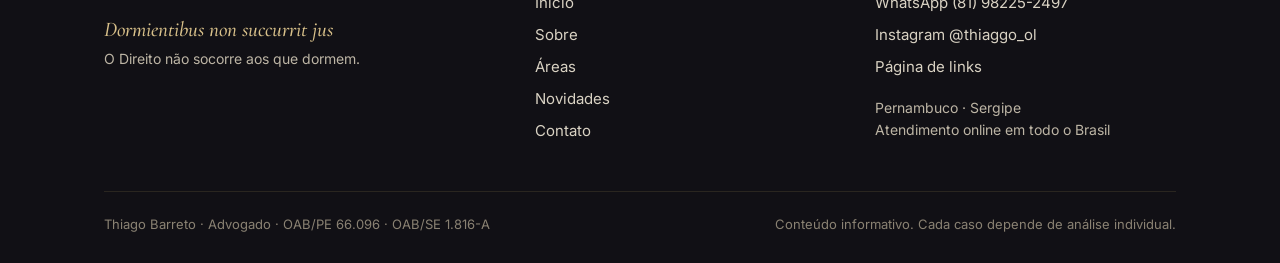
<file: sobre.html>
<!DOCTYPE html>
<html lang="pt-BR">
<head>
<meta charset="utf-8">
<meta name="viewport" content="width=device-width, initial-scale=1">
<title>Sobre · Thiago Barreto Advogado</title>
<meta name="description" content="Conheça a trajetória de Thiago Barreto, advogado em Pernambuco e Sergipe: MPPE, pós-graduações e produção acadêmica.">
<link rel="canonical" href="https://thiagobarretoadvogado.pages.dev/sobre.html">
<meta name="theme-color" content="#111015">
<link rel="icon" type="image/png" href="img/icon.png">
<link rel="apple-touch-icon" href="img/icon.png">
<meta property="og:type" content="website">
<meta property="og:locale" content="pt_BR">
<meta property="og:site_name" content="Thiago Barreto · Advogado">
<meta property="og:url" content="https://thiagobarretoadvogado.pages.dev/sobre.html">
<meta property="og:title" content="Sobre · Thiago Barreto Advogado">
<meta property="og:description" content="Conheça a trajetória de Thiago Barreto, advogado em Pernambuco e Sergipe: MPPE, pós-graduações e produção acadêmica.">
<meta property="og:image" content="https://thiagobarretoadvogado.pages.dev/img/og.jpg">
<meta property="og:image:type" content="image/jpeg">
<meta property="og:image:width" content="1200">
<meta property="og:image:height" content="630">
<meta name="twitter:card" content="summary_large_image">
<link rel="preconnect" href="https://fonts.googleapis.com">
<link rel="preconnect" href="https://fonts.gstatic.com" crossorigin>
<link rel="stylesheet" href="https://fonts.googleapis.com/css2?family=Cormorant+Garamond:ital,wght@1,500&family=Montserrat:wght@500;600;700&family=Inter:wght@400;500;600&display=swap">
<link rel="stylesheet" href="css/site.css">
</head>
<body>
<a class="skip" href="#conteudo">Pular para o conteúdo</a>
<div class="bar"></div>
<header class="top"><div class="wrap">
  <a class="brand" href="index.html"><img src="img/logo.png" alt="TB · Thiago Barreto Advogado" width="769" height="163"></a>
  <nav class="nav desk" aria-label="Principal"><a href="index.html">Início</a><a href="sobre.html" aria-current="page">Sobre</a><a href="areas.html">Áreas</a><a href="novidades.html">Novidades</a><a href="contato.html">Contato</a><a class="cta" href="https://wa.me/5581982252497?text=Ol%C3%A1%2C%20Dr.%20Thiago%21%20Vim%20pelo%20site%20e%20gostaria%20de%20uma%20orienta%C3%A7%C3%A3o." target="_blank" rel="noopener">Fale comigo</a></nav>
  <details class="menu"><summary>Menu</summary><nav class="nav" aria-label="Principal no celular"><a href="index.html">Início</a><a href="sobre.html" aria-current="page">Sobre</a><a href="areas.html">Áreas</a><a href="novidades.html">Novidades</a><a href="contato.html">Contato</a><a class="cta" href="https://wa.me/5581982252497?text=Ol%C3%A1%2C%20Dr.%20Thiago%21%20Vim%20pelo%20site%20e%20gostaria%20de%20uma%20orienta%C3%A7%C3%A3o." target="_blank" rel="noopener">Fale comigo</a></nav></details>
</div></header>
<main id="conteudo">
<section class="phead"><div class="wrap">
  <div class="crumb"><a href="index.html">Início</a> / Sobre</div>
  <span class="eyebrow">SOBRE</span>
  <h1>Thiago Barreto, <em>advogado</em></h1>
  <p class="sub">Advocacia próxima, técnica e acessível, para quem precisa defender seus direitos sem complicação.</p>
</div></section>
<section class="sec"><div class="wrap split">
  <div class="portrait"><img src="img/beca.jpg" alt="Thiago Barreto de beca, na tribuna" width="900" height="1125" style="object-position:50% 20%"></div>
  <div><span class="eyebrow">TRAJETÓRIA</span><h2>Quem cuida <em>do seu caso</em></h2><div class="rule"></div>
    <p style="font-size:18px">Sou advogado com atuação em Pernambuco e Sergipe e atendo clientes de todo o Brasil de forma online. Meu foco é a defesa de consumidores e aposentados lesados por instituições financeiras, os benefícios do INSS e as questões de família.</p>
    <p style="color:var(--soft)">Acredito em um atendimento em que o cliente entende cada passo: explico o caminho com clareza, combino tudo por escrito e mantenho você informado do início ao fim.</p>
    <ul class="creds" style="margin-top:26px"><li><svg viewBox="0 0 24 24" fill="none" stroke="currentColor" stroke-width="1.6" stroke-linecap="round" stroke-linejoin="round" aria-hidden="true"><path d="M4 21V8l8-5 8 5v13"/><path d="M9 21v-6h6v6M9 10h.01M15 10h.01"/></svg><div><b>Ministério Público de Pernambuco (MPPE)</b><br><span style="color:var(--soft);font-size:15px">Estágio e residência jurídica</span></div></li><li><svg viewBox="0 0 24 24" fill="none" stroke="currentColor" stroke-width="1.6" stroke-linecap="round" stroke-linejoin="round" aria-hidden="true"><path d="M2.5 9 12 4.5 21.5 9 12 13.5 2.5 9Z"/><path d="M6.5 11v4.5c1.5 1.4 3.5 2 5.5 2s4-.6 5.5-2V11M21.5 9v5"/></svg><div><b>Pós-graduação em Advocacia contra Bancos</b></div></li><li><svg viewBox="0 0 24 24" fill="none" stroke="currentColor" stroke-width="1.6" stroke-linecap="round" stroke-linejoin="round" aria-hidden="true"><path d="M2.5 9 12 4.5 21.5 9 12 13.5 2.5 9Z"/><path d="M6.5 11v4.5c1.5 1.4 3.5 2 5.5 2s4-.6 5.5-2V11M21.5 9v5"/></svg><div><b>Pós-graduação em Direito Previdenciário</b></div></li><li><svg viewBox="0 0 24 24" fill="none" stroke="currentColor" stroke-width="1.6" stroke-linecap="round" stroke-linejoin="round" aria-hidden="true"><path d="M2.5 9 12 4.5 21.5 9 12 13.5 2.5 9Z"/><path d="M6.5 11v4.5c1.5 1.4 3.5 2 5.5 2s4-.6 5.5-2V11M21.5 9v5"/></svg><div><b>Pós-graduação em Direito de Família e Sucessões</b></div></li><li><svg viewBox="0 0 24 24" fill="none" stroke="currentColor" stroke-width="1.6" stroke-linecap="round" stroke-linejoin="round" aria-hidden="true"><path d="M2.5 9 12 4.5 21.5 9 12 13.5 2.5 9Z"/><path d="M6.5 11v4.5c1.5 1.4 3.5 2 5.5 2s4-.6 5.5-2V11M21.5 9v5"/></svg><div><b>Pós-graduação em Juizados Especiais e da Fazenda Pública</b></div></li><li><svg viewBox="0 0 24 24" fill="none" stroke="currentColor" stroke-width="1.6" stroke-linecap="round" stroke-linejoin="round" aria-hidden="true"><path d="M12 3 4.5 6v6c0 4.5 3.2 7.8 7.5 9 4.3-1.2 7.5-4.5 7.5-9V6L12 3Z"/><path d="m9 12 2 2 4-4"/></svg><div><b>Inscrito na OAB/PE e na OAB/SE</b><br><span style="color:var(--soft);font-size:15px">Atuação em Pernambuco, Sergipe e online</span></div></li></ul>
  </div>
</div></section>
<section class="sec ivory2"><div class="wrap">
  <div class="head center"><span class="eyebrow">PRODUÇÃO ACADÊMICA</span><h2>Pesquisa sobre <em>direitos e inclusão</em></h2><div class="rule"></div></div>
  <article class="paper" style="max-width:860px;margin:0 auto"><svg class="inf" viewBox="0 0 64 64" aria-hidden="true"><defs><linearGradient id="g" x1="0" x2="1"><stop offset="0" stop-color="#e63946"/><stop offset=".25" stop-color="#f4a261"/><stop offset=".5" stop-color="#e9c46a"/><stop offset=".75" stop-color="#2a9d8f"/><stop offset="1" stop-color="#457b9d"/></linearGradient></defs><path d="M32 32c-6-8-11-12-17-12a12 12 0 0 0 0 24c6 0 11-4 17-12s11-12 17-12a12 12 0 0 1 0 24c-6 0-11-4-17-12Z" fill="none" stroke="url(#g)" stroke-width="5" stroke-linecap="round"/></svg><div>
    <small>ARTIGO CIENTÍFICO · 2023</small>
    <h3>O Direito das Pessoas Portadoras do Transtorno do Espectro Autista</h3>
    <p>Revista Eletrônica da Estácio Recife, v. 9, n. 2, Edição Especial de Direito.</p>
    <p>Analisa a Lei nº 12.764/2012 e o Estatuto da Pessoa com Deficiência, a capacidade civil das pessoas com TEA e a necessidade de avaliações multidisciplinares.</p>
    <div class="btns" style="margin-top:18px"><a class="btn gold" href="https://reer.emnuvens.com.br/reer/article/view/751" target="_blank" rel="noopener">Ler o artigo</a></div></div></article>
</div></section>
<section class="sec"><div class="wrap">
  <div class="head center"><span class="eyebrow">COMO TRABALHO</span><h2>Compromissos <em>com você</em></h2><div class="rule"></div></div>
  <div class="grid g3"><div class="card"><div class="ic"><svg viewBox="0 0 24 24" fill="none" stroke="currentColor" stroke-width="1.6" stroke-linecap="round" stroke-linejoin="round" aria-hidden="true"><path d="M21 12a8.5 8.5 0 0 1-12.6 7.4L3 21l1.6-5.2A8.5 8.5 0 1 1 21 12Z"/><path d="M8 11h.01M12 11h.01M16 11h.01"/></svg></div><h3>Linguagem clara</h3><p>Sem juridiquês. Você entende o seu caso, os riscos e as opções antes de decidir.</p></div><div class="card"><div class="ic"><svg viewBox="0 0 24 24" fill="none" stroke="currentColor" stroke-width="1.6" stroke-linecap="round" stroke-linejoin="round" aria-hidden="true"><path d="M14 3H7a2 2 0 0 0-2 2v14a2 2 0 0 0 2 2h10a2 2 0 0 0 2-2V8l-5-5Z"/><path d="M14 3v5h5M8.5 17c1.2-1.5 2-1.5 2.6 0s1.5 1.4 2.6-.2M9 12h6"/></svg></div><h3>Tudo por escrito</h3><p>Proposta de honorários clara e contrato antes de qualquer passo.</p></div><div class="card"><div class="ic"><svg viewBox="0 0 24 24" fill="none" stroke="currentColor" stroke-width="1.6" stroke-linecap="round" stroke-linejoin="round" aria-hidden="true"><path d="M3 12h4l2.5-6 5 12L17 12h4"/></svg></div><h3>Acompanhamento de perto</h3><p>Você é avisado das movimentações importantes e tira dúvidas pelo WhatsApp.</p></div></div>
</div></section>
<section class="cta"><div class="wrap">
  <span class="eyebrow">ATENDIMENTO ONLINE EM TODO O BRASIL</span>
  <h2>Vamos conversar sobre <em>o seu caso?</em></h2>
  <p class="sub" style="margin:16px auto 0">O primeiro passo é simples: me chame no WhatsApp e conte o que aconteceu.</p>
  <div class="btns"><a class="btn wa" href="https://wa.me/5581982252497?text=Ol%C3%A1%2C%20Dr.%20Thiago%21%20Vim%20pelo%20site%20e%20gostaria%20de%20uma%20orienta%C3%A7%C3%A3o." target="_blank" rel="noopener"><svg viewBox="0 0 24 24" fill="currentColor" aria-hidden="true"><path d="M12 2a10 10 0 0 0-8.6 15.1L2 22l5-1.3A10 10 0 1 0 12 2Zm0 18.2a8.2 8.2 0 0 1-4.2-1.2l-.3-.2-3 .8.8-2.9-.2-.3A8.2 8.2 0 1 1 12 20.2Zm4.5-6.1c-.2-.1-1.5-.7-1.7-.8-.2-.1-.4-.1-.6.1l-.8 1c-.1.2-.3.2-.5.1a6.7 6.7 0 0 1-3.3-2.9c-.2-.4.2-.4.7-1.3.1-.2 0-.3 0-.4l-.8-1.8c-.2-.5-.4-.4-.6-.4h-.5a1 1 0 0 0-.7.3 3 3 0 0 0-.9 2.2 5.2 5.2 0 0 0 1.1 2.8 12 12 0 0 0 4.6 4c1.7.7 2.4.8 3.2.7.5-.1 1.5-.6 1.7-1.2.2-.6.2-1.1.2-1.2-.1-.1-.3-.2-.5-.3Z"/></svg>Falar no WhatsApp</a></div>
</div></section>
</main>
<footer><div class="wrap">
  <div class="cols">
    <div><img class="logo" src="img/logo.png" alt="TB · Thiago Barreto Advogado" width="769" height="163">
      <p class="lat" style="font-size:21px">Dormientibus non succurrit jus</p>
      <p style="margin:6px 0 0;font-size:14px">O Direito não socorre aos que dormem.</p></div>
    <div><h4>NAVEGUE</h4><a href="index.html">Início</a><a href="sobre.html">Sobre</a><a href="areas.html">Áreas</a><a href="novidades.html">Novidades</a><a href="contato.html">Contato</a></div>
    <div><h4>CONTATO</h4><a href="https://wa.me/5581982252497?text=Ol%C3%A1%2C%20Dr.%20Thiago%21%20Vim%20pelo%20site%20e%20gostaria%20de%20uma%20orienta%C3%A7%C3%A3o." target="_blank" rel="noopener">WhatsApp (81) 98225-2497</a><a href="https://www.instagram.com/thiaggo_ol/" target="_blank" rel="noopener">Instagram @thiaggo_ol</a><a href="https://thiagobarretoadv.pages.dev" target="_blank" rel="noopener">Página de links</a>
      <p style="margin:14px 0 0;font-size:14px">Pernambuco · Sergipe<br>Atendimento online em todo o Brasil</p></div>
  </div>
  <div class="legal"><span>Thiago Barreto · Advogado · OAB/PE 66.096 · OAB/SE 1.816-A</span><span>Conteúdo informativo. Cada caso depende de análise individual.</span></div>
</div></footer>
<a class="fab" href="https://wa.me/5581982252497?text=Ol%C3%A1%2C%20Dr.%20Thiago%21%20Vim%20pelo%20site%20e%20gostaria%20de%20uma%20orienta%C3%A7%C3%A3o." target="_blank" rel="noopener" aria-label="Falar no WhatsApp"><svg viewBox="0 0 24 24" fill="currentColor" aria-hidden="true"><path d="M12 2a10 10 0 0 0-8.6 15.1L2 22l5-1.3A10 10 0 1 0 12 2Zm0 18.2a8.2 8.2 0 0 1-4.2-1.2l-.3-.2-3 .8.8-2.9-.2-.3A8.2 8.2 0 1 1 12 20.2Zm4.5-6.1c-.2-.1-1.5-.7-1.7-.8-.2-.1-.4-.1-.6.1l-.8 1c-.1.2-.3.2-.5.1a6.7 6.7 0 0 1-3.3-2.9c-.2-.4.2-.4.7-1.3.1-.2 0-.3 0-.4l-.8-1.8c-.2-.5-.4-.4-.6-.4h-.5a1 1 0 0 0-.7.3 3 3 0 0 0-.9 2.2 5.2 5.2 0 0 0 1.1 2.8 12 12 0 0 0 4.6 4c1.7.7 2.4.8 3.2.7.5-.1 1.5-.6 1.7-1.2.2-.6.2-1.1.2-1.2-.1-.1-.3-.2-.5-.3Z"/></svg></a>
</body>
</html>
</file>
<file: css/site.css>
/* Thiago Barreto · Advogado — site institucional
   Identidade: preto da marca, ouro em degradê da logo TB, marfim. Montserrat + Inter, latim em Cormorant itálico. */
:root{--bg:#f7f3ea;--card:#fffdf8;--ink:#1b1915;--soft:#6a6356;--gold:#94722f;--gold2:#b89a62;--line:#e3d3ae;
--dark:#111015;--dark2:#1b1a20;--wa:#1f8f55;--grad:linear-gradient(90deg,#e2cf9c,#b89a62 55%,#94774a);--w:1120px}
*{box-sizing:border-box;min-width:0}
html{scroll-behavior:smooth}
body{margin:0;background:var(--bg);color:var(--ink);font:17px/1.6 Inter,system-ui,sans-serif;overflow-x:clip}
img{max-width:100%;display:block}
a{color:inherit}
ul,ol{list-style:none;margin:0;padding:0}
.wrap{max-width:var(--w);margin:0 auto;padding:0 24px}
.bar{height:6px;background:var(--grad)}
:focus-visible{outline:2px solid var(--gold2);outline-offset:3px}
.skip{position:absolute;left:-999px}.skip:focus{left:16px;top:16px;z-index:99;background:#fff;padding:8px 12px}

/* cabeçalho */
.top{background:var(--dark);color:#ece6d8;position:sticky;top:0;z-index:50;border-bottom:1px solid #2a2620}
.top .wrap{display:flex;align-items:center;justify-content:space-between;gap:20px;min-height:76px}
.brand img{height:40px;width:auto}
.nav{display:flex;align-items:center;gap:28px}
.nav a{text-decoration:none;font:600 14px/1 Montserrat,sans-serif;letter-spacing:.06em;color:#d9d2c3;padding:8px 0;border-bottom:2px solid transparent}
.nav a:hover,.nav a[aria-current="page"]{color:#e2cf9c;border-color:#b89a62}
.nav .cta{background:var(--wa);color:#fff;border:0;padding:12px 18px;border-radius:999px}
.nav .cta:hover{color:#fff;filter:brightness(1.08)}
.menu{display:none}
.menu summary{list-style:none;cursor:pointer;font:600 14px Montserrat,sans-serif;color:#e2cf9c;border:1px solid #5a4b31;border-radius:999px;padding:10px 16px}
.menu summary::-webkit-details-marker{display:none}
.menu .nav{position:absolute;left:0;right:0;top:76px;background:var(--dark);flex-direction:column;align-items:stretch;gap:0;padding:8px 24px 22px;border-bottom:1px solid #2a2620}
.menu .nav a{padding:14px 0;border-bottom:1px solid #2a2620;font-size:15px}
.menu .nav .cta{margin-top:14px;text-align:center;border:0}
@media(max-width:900px){.top .nav.desk{display:none}.menu{display:block}}

/* títulos e textos */
.eyebrow{display:inline-block;font:600 12px/1 Montserrat,sans-serif;letter-spacing:.2em;color:var(--gold);text-transform:uppercase;margin-bottom:14px}
.dark .eyebrow{color:#d8c08a}
h1,h2,h3{font-family:Montserrat,sans-serif;line-height:1.15;margin:0}
h1{font-size:clamp(34px,5vw,56px);font-weight:700;letter-spacing:-.01em}
h2{font-size:clamp(28px,3.4vw,40px);font-weight:700;letter-spacing:-.01em}
h3{font-size:20px;font-weight:600}
h1 em,h2 em{font-style:normal;background:var(--grad);-webkit-background-clip:text;background-clip:text;color:transparent}
.sub{font-size:19px;color:var(--soft);max-width:640px;margin:18px 0 0}
.dark .sub{color:#bdb5a5}
.rule{width:64px;height:3px;background:var(--grad);margin:22px 0}
.center{text-align:center}.center .sub{margin-left:auto;margin-right:auto}.center .rule{margin-left:auto;margin-right:auto}
.lat{font:italic 500 26px/1.2 "Cormorant Garamond",Georgia,serif;color:#d8c08a;margin:0}

/* blocos */
.sec{padding:96px 0}
.sec.tight{padding:64px 0}
.dark{background:var(--dark);color:#ece6d8}
.dark .soft,.dark p{color:#c9c1b0}
.ivory2{background:#f1ead9}
.head{margin-bottom:44px}

/* botões */
.btns{display:flex;flex-wrap:wrap;gap:12px;margin-top:30px}
.btn{display:inline-flex;align-items:center;justify-content:center;gap:10px;min-height:54px;padding:14px 26px;border-radius:999px;text-decoration:none;font:600 16px Montserrat,sans-serif;border:1px solid var(--line);background:var(--card);color:var(--ink);transition:transform .15s,filter .15s}
.btn:hover{transform:translateY(-1px)}
.btn svg{width:20px;height:20px;flex:none}
.btn.wa{background:var(--wa);border-color:var(--wa);color:#fff}
.btn.gold{background:var(--grad);border:0;color:#141210}
.btn.ghost{background:transparent;border-color:#5a4b31;color:#e2cf9c}

/* herói */
.hero{background:radial-gradient(90% 90% at 80% 10%,#221f27,#111015 60%);color:#ece6d8;padding:88px 0 96px;position:relative;overflow:hidden}
.hero .wrap{display:grid;grid-template-columns:1.15fr .85fr;gap:56px;align-items:center}
.hero p.sub{color:#bdb5a5}
.hero .lat{margin-top:26px}
.hero .latpt{font-size:15px;color:#9a917f;margin:4px 0 0}
.arch{position:relative;max-width:400px;margin-left:auto}
.arch::before{content:"";position:absolute;inset:-14px;border:1.5px solid #b89a62;border-radius:999px 999px 16px 16px}
.arch img{position:relative;width:100%;aspect-ratio:4/5;object-fit:cover;object-position:40% 25%;border-radius:999px 999px 8px 8px}
.seal{position:absolute;right:-18px;bottom:28px;width:96px;height:96px;border-radius:50%;background:var(--dark);display:flex;align-items:center;justify-content:center;box-shadow:0 0 0 4px var(--dark),0 0 0 5.5px #b89a62}
.seal img{width:58px}
@media(max-width:900px){.hero{padding:56px 0 64px}.hero .wrap{grid-template-columns:1fr;gap:44px}.arch{margin:0 auto;max-width:300px}}

/* faixa de confiança */
.trust{background:var(--dark2);color:#d9d2c3;border-top:1px solid #2a2620}
.trust ul{display:grid;grid-template-columns:repeat(4,1fr)}
.trust li{display:flex;gap:14px;align-items:center;padding:26px 18px;border-left:1px solid #2a2620;font-size:14.5px;line-height:1.35}
.trust li:first-child{border-left:0}
.trust b{display:block;font:600 14px Montserrat,sans-serif;color:#e2cf9c;letter-spacing:.03em}
.trust svg{width:28px;height:28px;color:#d8c08a;flex:none}
@media(max-width:900px){.trust ul{grid-template-columns:1fr 1fr}.trust li:nth-child(3){border-left:0}.trust li{border-top:1px solid #2a2620}}
@media(max-width:520px){.trust ul{grid-template-columns:1fr}.trust li{border-left:0}}

/* grades de cartões */
.grid{display:grid;gap:20px}
.g2{grid-template-columns:repeat(2,1fr)}.g3{grid-template-columns:repeat(3,1fr)}.g4{grid-template-columns:repeat(4,1fr)}
@media(max-width:900px){.g3,.g4{grid-template-columns:1fr 1fr}}
@media(max-width:620px){.g2,.g3,.g4{grid-template-columns:1fr}}
.card{background:var(--card);border:1px solid var(--line);border-top:3px solid var(--gold2);border-radius:16px;padding:26px 24px;box-shadow:0 10px 30px -22px rgba(60,45,15,.4)}
.card p{margin:10px 0 0;color:var(--soft);font-size:16px}
.ic{width:50px;height:50px;border-radius:50%;background:#f4ead2;color:var(--gold);display:flex;align-items:center;justify-content:center;margin-bottom:18px}
.ic svg{width:26px;height:26px}
a.card{text-decoration:none;display:block;transition:transform .15s,box-shadow .15s}
a.card:hover{transform:translateY(-3px);box-shadow:0 18px 40px -22px rgba(60,45,15,.5)}
.more{display:inline-block;margin-top:16px;font:600 14px Montserrat,sans-serif;color:var(--gold);letter-spacing:.04em}

/* novidades */
.ncard{background:var(--dark);color:#ece6d8;border:1px solid #3a3226;border-radius:18px;padding:30px 28px;position:relative;overflow:hidden;box-shadow:0 20px 44px -24px rgba(0,0,0,.6)}
.ncard::before{content:"";position:absolute;left:0;right:0;top:0;height:4px;background:var(--grad)}
.tag{display:inline-block;font:600 11px/1 Montserrat,sans-serif;letter-spacing:.16em;color:#111015;background:var(--grad);padding:8px 12px;border-radius:999px}
.ncard h3{color:#fff;margin:16px 0 8px;font-size:22px}
.ncard p{color:#c9c1b0;margin:0}
.ncard ul{margin:18px 0 0}
.ncard li{position:relative;padding:0 0 14px 34px;color:#d9d2c3;font-size:16px}
.ncard li b{color:#e2cf9c;font-weight:600}
.ncard li svg{position:absolute;left:0;top:.2em;width:22px;height:22px;color:#d8c08a}
.ncard .src{font-size:13px;color:#9a917f;border-top:1px solid #2e2920;padding-top:14px;margin:6px 0 20px}
.ncard .btn{min-height:48px;font-size:15px}
.ncard.big{padding:40px 38px}

/* lista de serviços */
.list li{position:relative;padding:16px 0 16px 40px;border-top:1px solid var(--line);font-size:17px}
.list li:first-child{border-top:0}
.list li svg{position:absolute;left:0;top:18px;width:24px;height:24px;color:var(--gold)}
.list b{display:block;font-weight:600}
.list span{color:var(--soft);font-size:15.5px}
.split{display:grid;grid-template-columns:1fr 1fr;gap:64px;align-items:start}
@media(max-width:900px){.split{grid-template-columns:1fr;gap:40px}}

/* passos */
.steps{display:grid;grid-template-columns:repeat(3,1fr);gap:20px;counter-reset:s}
.steps li{background:var(--card);border:1px solid var(--line);border-radius:16px;padding:26px 24px;position:relative}
.steps .n{font:700 13px Montserrat,sans-serif;letter-spacing:.16em;color:var(--gold)}
.steps h3{margin:10px 0 6px;font-size:19px}
.steps p{margin:0;color:var(--soft);font-size:15.5px}
@media(max-width:900px){.steps{grid-template-columns:1fr 1fr}}
@media(max-width:620px){.steps{grid-template-columns:1fr}}

/* sobre */
.portrait{position:relative;max-width:420px}
.portrait::before{content:"";position:absolute;inset:-12px;border:1.5px solid var(--gold2);border-radius:999px 999px 16px 16px}
.portrait img{position:relative;width:100%;aspect-ratio:4/5;object-fit:cover;object-position:40% 30%;border-radius:999px 999px 8px 8px}
.creds li{display:flex;gap:16px;padding:16px 0;border-top:1px solid var(--line)}
.creds li:first-child{border-top:0}
.creds svg{width:26px;height:26px;color:var(--gold);flex:none;margin-top:2px}
.paper{background:var(--card);border:1px solid var(--line);border-radius:16px;padding:30px;display:grid;grid-template-columns:auto 1fr;gap:24px;align-items:start}
.paper .inf{width:64px;height:64px}
.paper small{font:600 12px Montserrat,sans-serif;letter-spacing:.16em;color:var(--gold)}
.paper h3{margin:8px 0 8px}
.paper p{margin:0 0 6px;color:var(--soft)}
@media(max-width:620px){.paper{grid-template-columns:1fr}}

/* perguntas */
.faq{max-width:820px;margin:0 auto}
.faq h3{font-size:14px;letter-spacing:.14em;text-transform:uppercase;color:var(--gold);margin:34px 0 10px}
details{background:var(--card);border:1px solid var(--line);border-radius:14px;margin-bottom:10px;padding:0 22px}
summary{cursor:pointer;list-style:none;padding:18px 30px 18px 0;font-weight:600;position:relative}
summary::-webkit-details-marker{display:none}
summary::after{content:"+";position:absolute;right:0;top:14px;color:var(--gold);font-size:24px}
details[open] summary::after{content:"–"}
details p{margin:0 0 18px;color:var(--soft)}

/* chamada final */
.cta{background:radial-gradient(80% 120% at 50% 0%,#221f27,#111015 70%);color:#ece6d8;text-align:center;padding:88px 0}
.cta .btns{justify-content:center}
.chips{display:flex;flex-wrap:wrap;gap:10px;justify-content:center;margin-top:18px}
.chips a{text-decoration:none;font:600 14px Montserrat,sans-serif;color:#e2cf9c;border:1px solid #5a4b31;border-radius:999px;padding:11px 18px}
.chips a:hover{background:#1d1b22}

/* cabeçalho de página interna */
.phead{background:radial-gradient(90% 120% at 80% 0%,#221f27,#111015 65%);color:#ece6d8;padding:72px 0 64px}
.phead .sub{color:#bdb5a5}
.crumb{font-size:13px;color:#9a917f;margin-bottom:18px}.crumb a{color:#d8c08a;text-decoration:none}

/* contato */
.contact a.card{display:flex;gap:18px;align-items:center}
.contact .ic{margin:0;flex:none}
.contact b{display:block;font:600 17px Montserrat,sans-serif}
.contact span{color:var(--soft);font-size:15px}
.note{font-size:14px;color:var(--soft);text-align:center;margin-top:26px}

/* rodapé */
footer{background:var(--dark);color:#bdb5a5;padding:64px 0 28px;font-size:15px}
footer .cols{display:grid;grid-template-columns:1.3fr 1fr 1fr;gap:40px}
footer h4{font:600 13px Montserrat,sans-serif;letter-spacing:.16em;color:#d8c08a;margin:0 0 14px}
footer a{text-decoration:none;color:#d9d2c3;display:block;padding:4px 0}
footer a:hover{color:#e2cf9c}
footer .logo{height:42px;width:auto;margin-bottom:18px}
footer .legal{border-top:1px solid #2a2620;margin-top:44px;padding-top:22px;font-size:13px;color:#8a8273;display:flex;justify-content:space-between;gap:20px;flex-wrap:wrap}
@media(max-width:800px){footer .cols{grid-template-columns:1fr}}

/* botão flutuante do WhatsApp */
.fab{position:fixed;right:20px;bottom:20px;width:60px;height:60px;border-radius:50%;background:var(--wa);display:flex;align-items:center;justify-content:center;box-shadow:0 0 0 3px #f7f3ea,0 0 0 4.5px #b89a62,0 12px 30px -8px rgba(0,0,0,.5);z-index:60}
.fab svg{width:30px;height:30px;color:#fff}
@media(prefers-reduced-motion:reduce){*{transition:none!important;scroll-behavior:auto!important}}
/* menu do celular: sem o estilo das perguntas frequentes */
details.menu{background:none;border:0;border-radius:0;margin:0;padding:0}
details.menu summary{padding:10px 16px}
details.menu summary::after{content:none}
details.menu[open] summary{background:#1d1b22}
/* fotos em tamanho mais contido */
.arch{max-width:330px}
.seal{width:78px;height:78px;right:-14px;bottom:22px}.seal img{width:46px}
.portrait{max-width:340px;margin:0 auto}
.split{align-items:center}
@media(max-width:900px){.arch{max-width:240px}.portrait{max-width:260px}.seal{width:64px;height:64px}.seal img{width:38px}}
.arch img,.portrait img{height:auto}
.arch .seal img{aspect-ratio:auto;object-fit:contain;border-radius:0;width:50px;height:auto;position:static}
@media(max-width:900px){.arch .seal img{width:40px}}

/* deixa espaço para o selo do Netlify no canto */
.fab{bottom:78px}
.duo{display:grid;grid-template-columns:1fr 1fr;gap:18px;max-width:520px;margin:0 auto;width:100%}
.duo img{width:100%;height:auto;aspect-ratio:4/5;object-fit:cover;border-radius:10px;border:1.5px solid var(--gold2);padding:5px;background:#fff;box-shadow:0 18px 40px -22px rgba(0,0,0,.45)}
.duo img:nth-child(2){margin-top:44px}
@media(max-width:900px){.duo{max-width:360px;gap:12px}.duo img:nth-child(2){margin-top:30px}}
</file>
<file: apresentacao/apresentacao.css>
@page{size:1080px 1350px;margin:0}
:root{--bg:#f7f3ea;--card:#fffdf8;--ink:#1b1915;--soft:#6a6356;--gold:#94722f;--gold2:#b89a62;--gold3:#dcc79a;--line:#e3d3ae;--dark:#121110}
*{box-sizing:border-box}
html,body{margin:0;padding:0}
body{font:22px/1.5 Inter,sans-serif;color:var(--ink);-webkit-print-color-adjust:exact;print-color-adjust:exact}
.page{width:1080px;height:1350px;position:relative;overflow:hidden;background:var(--bg);padding:90px 84px 110px;page-break-after:always;break-after:page}
.page::before{content:"";position:absolute;inset:28px;border:1.5px solid var(--line);border-radius:6px;pointer-events:none}
h1,h2,h3{font-family:Montserrat,sans-serif;margin:0;line-height:1.15}
h2{font-size:50px;font-weight:700;letter-spacing:-.01em}
h2 em{font-style:normal;color:#a8823c}
h1 em{font-style:normal;color:#d4b87a}
h3{font-size:25px;font-weight:700}
.center{text-align:center}
.eyebrow{font:600 17px/1 Montserrat,sans-serif;letter-spacing:.24em;color:var(--gold);margin-bottom:18px}
.rule{width:76px;height:3px;background:linear-gradient(90deg,var(--gold2),var(--gold));margin:26px 0 30px;border-radius:2px}
.rule.c{margin:26px auto 44px}
.lead{font-size:26px;margin:0 0 18px}
.soft{color:var(--soft);margin:0;font-size:23px}
.ic{width:64px;height:64px;border-radius:50%;background:#f1e5c8;color:var(--gold);display:inline-flex;align-items:center;justify-content:center;flex:none}
.ic svg{width:32px;height:32px}
.ic.big{width:84px;height:84px}.ic.big svg{width:42px;height:42px}
.ft{position:absolute;left:84px;right:84px;bottom:52px;display:flex;justify-content:space-between;font:600 13px Montserrat,sans-serif;letter-spacing:.2em;color:var(--soft)}

/* capa */
.capa{background:var(--dark);padding:0;color:#f3ecdd}
.capa::before{border-color:rgba(184,154,98,.45);z-index:3}
.capa-foto{position:absolute;right:0;top:0;bottom:0;width:60%}
.capa-foto img{width:100%;height:100%;object-fit:cover;object-position:50% 20%}
.capa-foto::after{content:"";position:absolute;inset:0;background:linear-gradient(90deg,var(--dark) 0%,rgba(18,17,16,.75) 22%,rgba(18,17,16,0) 55%),linear-gradient(0deg,var(--dark) 0%,rgba(18,17,16,0) 30%)}
.capa-txt{position:absolute;left:84px;top:110px;width:470px;z-index:2}
.capa .logo{width:330px;display:block;margin-bottom:170px}
.tag{font:600 17px Montserrat,sans-serif;letter-spacing:.3em;color:var(--gold3);margin-bottom:26px}
.capa h1{font-size:60px;font-weight:700;color:#fff;margin-bottom:30px}
.capa p{font-size:22px;color:#cfc4ad;margin:0 0 40px;max-width:470px}
.pill{display:inline-flex;align-items:center;gap:12px;border:1.5px solid var(--gold2);color:var(--gold3);border-radius:999px;padding:14px 24px;font:600 18px Montserrat,sans-serif}
.pill svg{width:24px;height:24px}
.capa-ft{position:absolute;left:84px;bottom:58px;z-index:2;font:600 13px Montserrat,sans-serif;letter-spacing:.2em;color:#9d927c}

/* sobre */
.sobre{display:grid;grid-template-columns:400px 1fr;gap:56px;align-items:center}
.foto-sobre{position:relative;padding:8px;border:1.5px solid var(--gold2);border-radius:999px 999px 14px 14px;background:var(--card)}
.foto-sobre img{display:block;width:100%;aspect-ratio:4/5;object-fit:cover;object-position:50% 18%;border-radius:999px 999px 8px 8px}
.creds{display:grid;grid-template-columns:1fr 1fr 1fr;gap:18px}
.creds div{background:var(--card);border:1px solid var(--line);border-top:3px solid var(--gold2);border-radius:14px;padding:30px 22px;display:flex;flex-direction:column;gap:6px}
.creds .ic{width:52px;height:52px;margin-bottom:8px}.creds .ic svg{width:26px;height:26px}
.creds b{font:700 14px Montserrat,sans-serif;letter-spacing:.14em;color:var(--gold);text-transform:uppercase}
.creds span{font-size:22px;line-height:1.35}

/* areas */
.areas{display:grid;grid-template-columns:1fr 1fr;gap:26px}
.area{background:var(--card);border:1px solid var(--line);border-top:3px solid var(--gold2);border-radius:16px;padding:32px 30px}
.area h3{margin:18px 0 16px;font-size:27px}
.area ul{list-style:none;margin:0;padding:0}
.area li{display:flex;gap:12px;align-items:flex-start;font-size:22px;line-height:1.32;margin-bottom:12px}
.area li svg{width:24px;height:24px;color:var(--gold);flex:none;margin-top:1px}

/* passos */
.passos{list-style:none;margin:0;padding:0;position:relative}
.passos::before{content:"";position:absolute;left:31px;top:40px;bottom:60px;width:2px;background:linear-gradient(var(--gold2),var(--line))}
.passos li{display:flex;gap:30px;align-items:flex-start;margin-bottom:22px;position:relative}
.passos .ic{box-shadow:0 0 0 8px var(--bg);border:1.5px solid var(--gold2)}
.passos .n{font:700 15px Montserrat,sans-serif;letter-spacing:.18em;color:var(--gold)}
.passos h3{margin:4px 0 6px;font-size:27px}
.passos p{margin:0;color:var(--soft);font-size:22px}

/* valores */
.consulta{background:var(--dark);color:#f3ecdd;border-radius:22px;padding:44px 46px;position:relative;border:1.5px solid rgba(184,154,98,.5)}
.c-l{display:flex;gap:26px;align-items:flex-start;max-width:560px}
.c-l small{font:600 15px Montserrat,sans-serif;letter-spacing:.22em;color:var(--gold3)}
.c-l h3{color:#fff;font-size:30px;margin:8px 0 10px}
.c-l p{margin:0;color:#cfc4ad;font-size:22px}
.consulta .ic{background:rgba(220,199,154,.14);color:var(--gold3)}
.preco{position:absolute;right:46px;top:50px;font:700 92px/1 Montserrat,sans-serif;color:#dcc08a}
.preco span{font-size:34px;vertical-align:top;margin-right:6px;line-height:1.6}
.preco sup{font-size:36px;vertical-align:top;line-height:1.5}
.selo{margin-top:32px;display:flex;gap:14px;align-items:center;background:rgba(220,199,154,.12);border:1px solid rgba(220,199,154,.35);border-radius:12px;padding:18px 22px;font-size:22px;color:#efe5cf}
.selo svg{width:28px;height:28px;color:var(--gold3);flex:none}
.selo b{color:#fff}
.vgrid{display:grid;grid-template-columns:1fr 1fr 1fr;gap:20px;margin-top:30px}
.vcard{background:var(--card);border:1px solid var(--line);border-top:3px solid var(--gold2);border-radius:16px;padding:32px 24px}
.vcard h3{font-size:22px;margin:18px 0 10px}
.vcard p{margin:0;font-size:20px;color:var(--soft);line-height:1.45}

/* politica + contato */
.pol{display:grid;grid-template-columns:1fr 1fr;gap:20px}
.pol div{background:var(--card);border:1px solid var(--line);border-radius:16px;padding:26px 26px;display:grid;grid-template-columns:64px 1fr;column-gap:20px;align-items:start}
.pol .ic{grid-row:span 2}
.pol h3{font-size:24px;margin:4px 0 6px}
.pol p{margin:0;font-size:20px;color:var(--soft);line-height:1.4}
.contato{margin-top:34px;background:var(--dark);border-radius:22px;display:grid;grid-template-columns:330px 1fr;overflow:hidden;border:1.5px solid rgba(184,154,98,.5);color:#f3ecdd}
.ct-foto img{width:100%;height:100%;object-fit:cover;object-position:50% 15%;display:block}
.ct-txt{padding:36px 40px}
.ct-txt .logo{width:250px;display:block;margin-bottom:18px}
.ct-call{font:700 26px Montserrat,sans-serif;color:#fff;margin:0 0 18px}
.ct-l{display:flex;align-items:center;gap:14px;font-size:21px;margin-bottom:10px;color:#e9dfc8}
.ct-l svg{width:26px;height:26px;color:var(--gold3);flex:none}
.qrs{display:flex;gap:22px;margin-top:20px}
.qrs figure{margin:0;text-align:center}
.qrs img{width:118px;height:118px;border-radius:8px;border:2px solid var(--gold2);display:block}
.qrs figcaption{font:600 13px Montserrat,sans-serif;letter-spacing:.16em;color:var(--gold3);margin-top:8px;text-transform:uppercase}

a{color:inherit;text-decoration:none}
a.area{display:block;color:var(--ink)}
.lnk{display:inline-block;margin-top:14px;font:600 17px Montserrat,sans-serif;color:var(--gold);letter-spacing:.02em;border-bottom:1.5px solid var(--line);padding-bottom:2px}
.area .lnk{margin-top:6px}
.agendar{display:inline-flex;align-items:center;gap:12px;margin-top:28px;background:linear-gradient(90deg,#d9bf86,#b08a45);color:#121110;font:700 21px Montserrat,sans-serif;padding:16px 30px;border-radius:999px}
.agendar svg{width:26px;height:26px}
.selo{margin-top:20px}
.toque{margin:-8px 0 16px;font:600 13px Montserrat,sans-serif;letter-spacing:.16em;color:var(--gold3);text-transform:uppercase}

.recebe{list-style:none;margin:28px 0 0;padding:26px 0 0;border-top:1px solid rgba(220,199,154,.25);display:grid;gap:14px}
.recebe li{display:flex;gap:14px;align-items:flex-start;font-size:22px;color:#efe5cf;line-height:1.35}
.recebe svg{width:28px;height:28px;color:var(--gold3);flex:none}

.consulta.sv{padding:38px 44px}
.sv .c-l{max-width:none}
.sv .recebe{margin-top:24px;padding-top:22px;gap:10px}
.sv .agendar{margin-top:24px}
</file>
